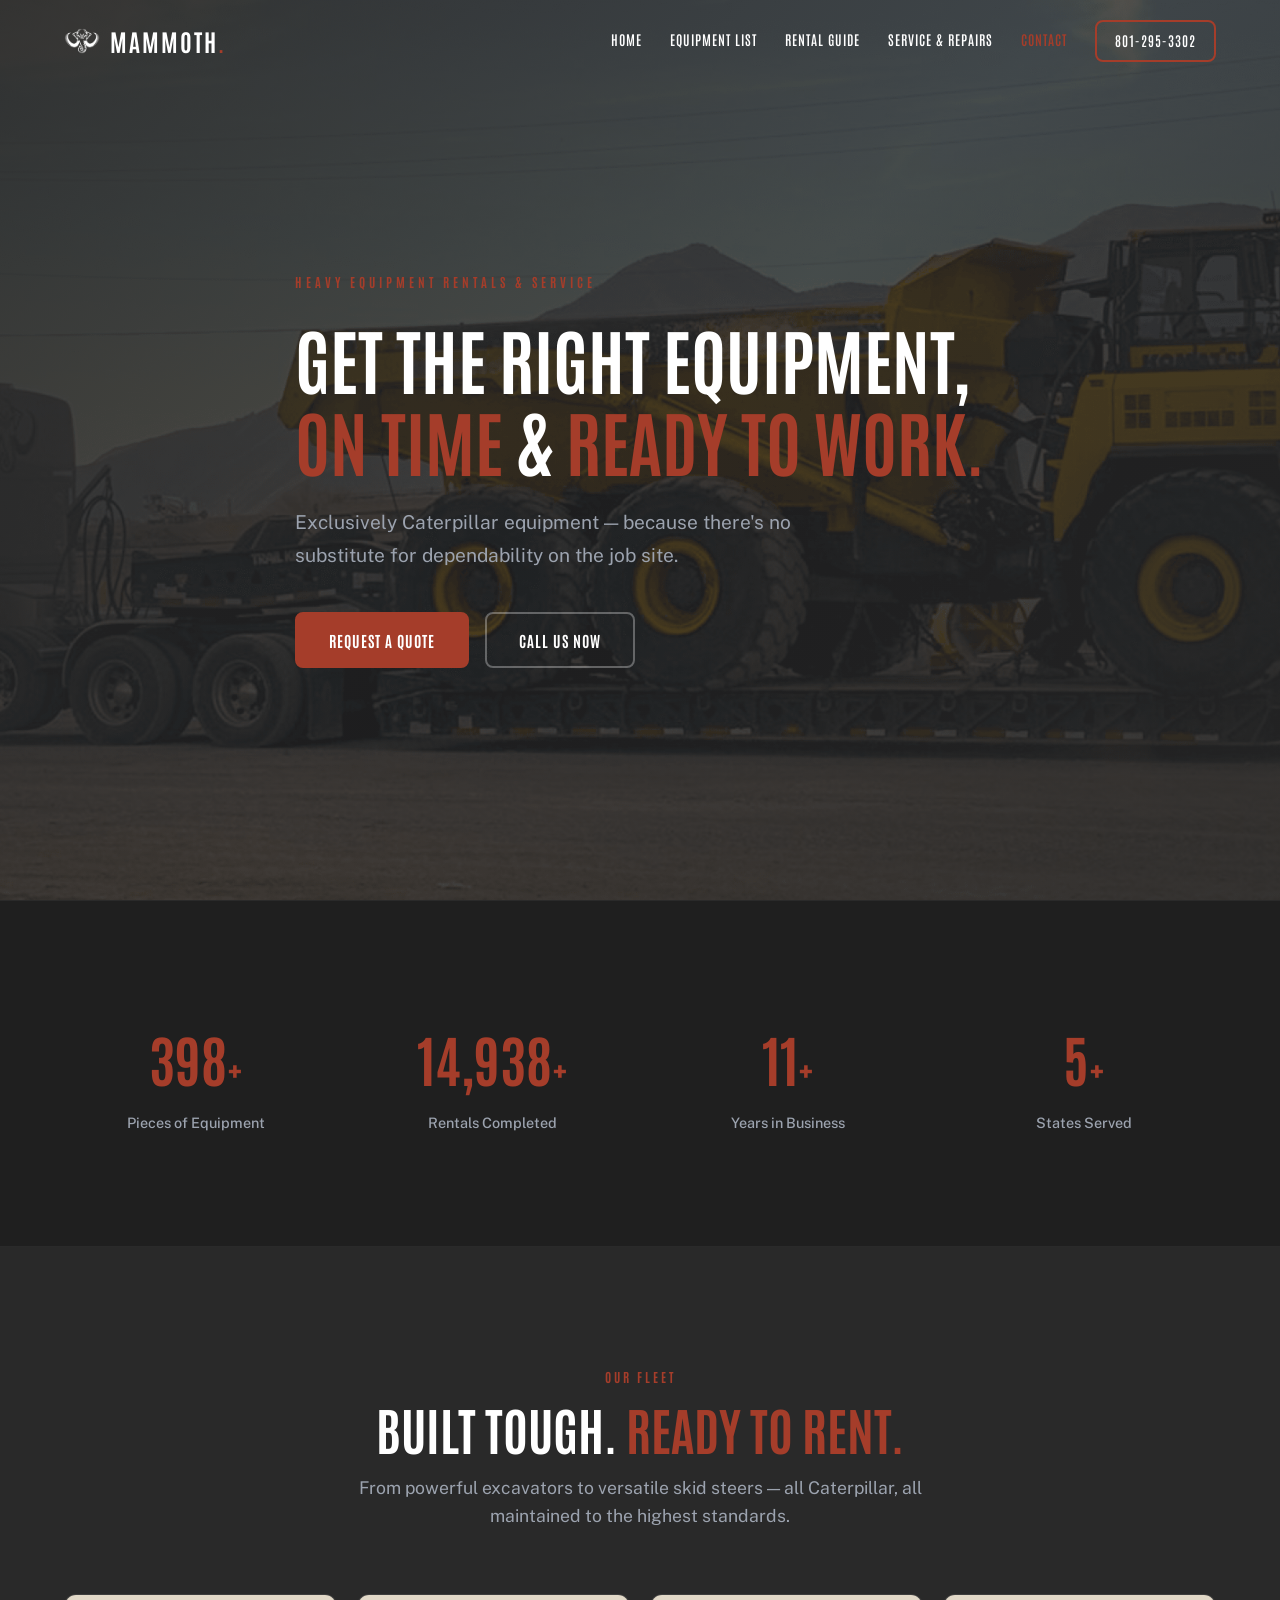
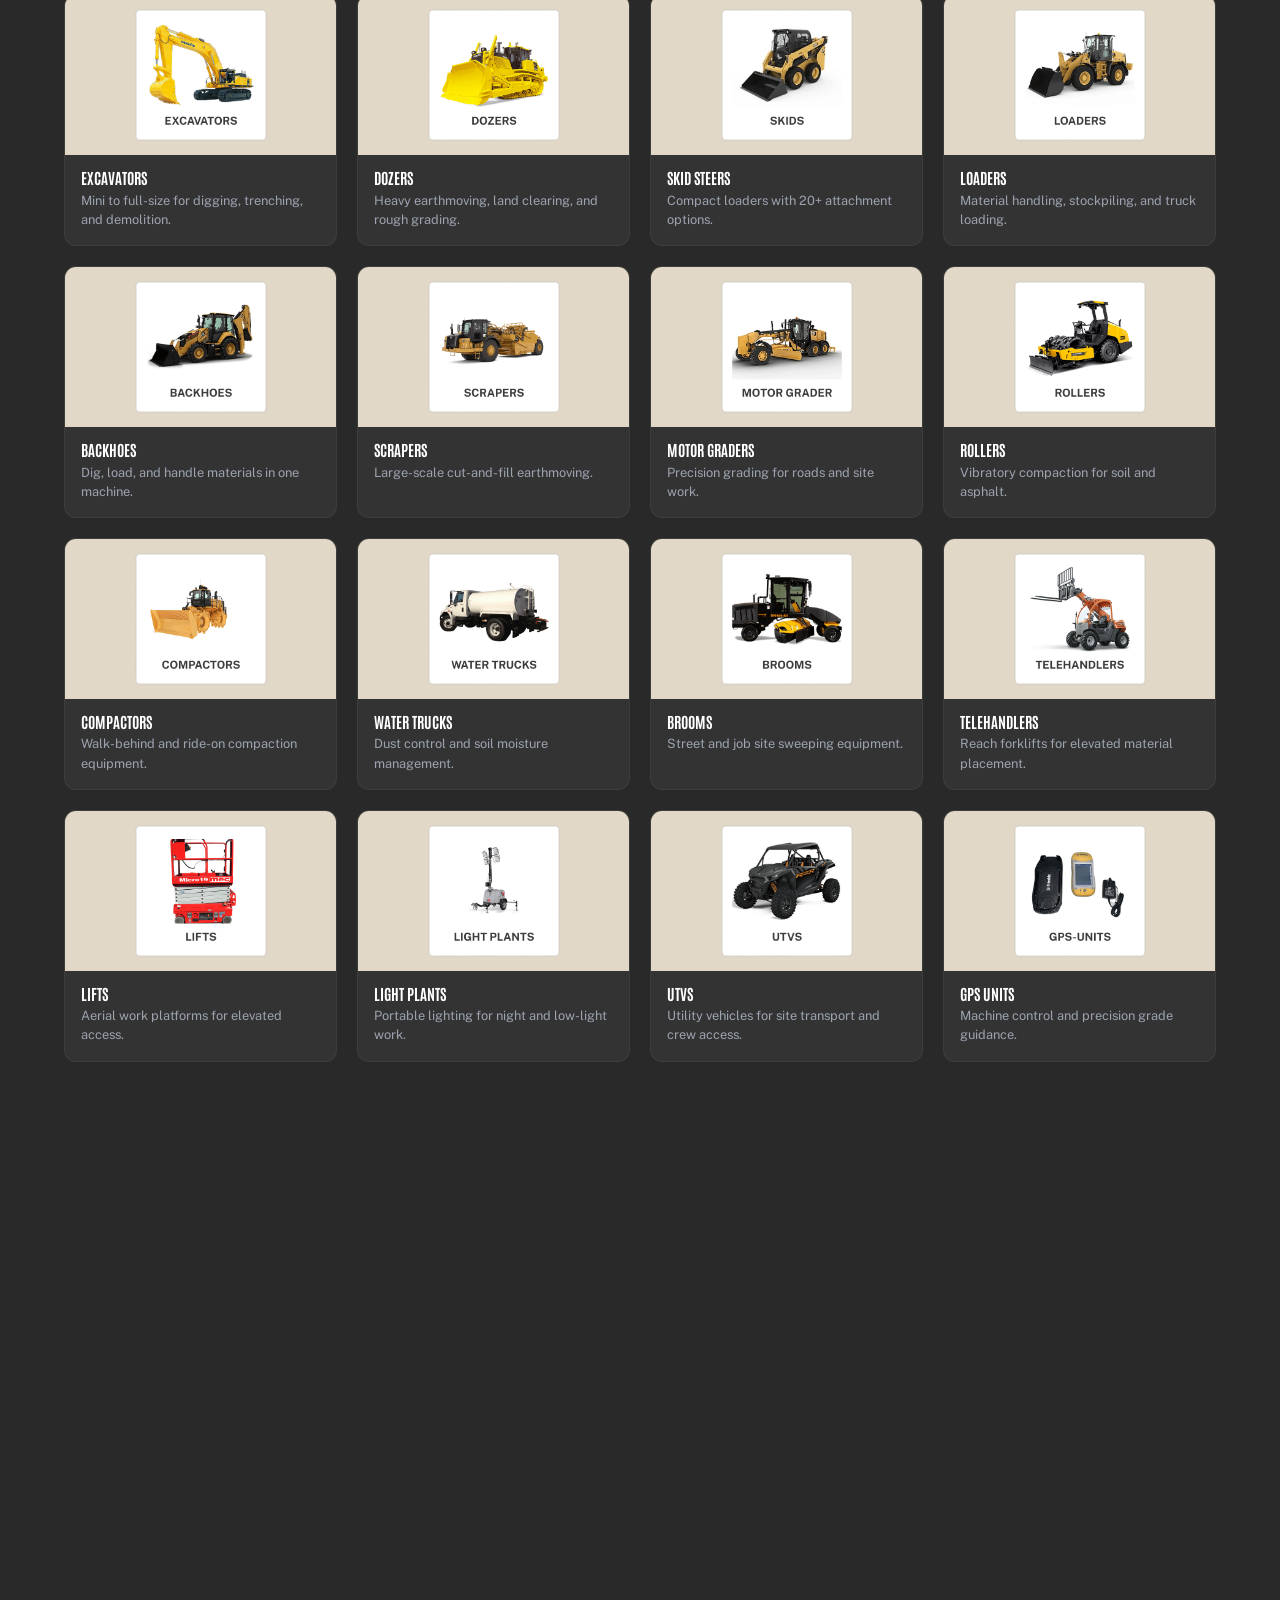
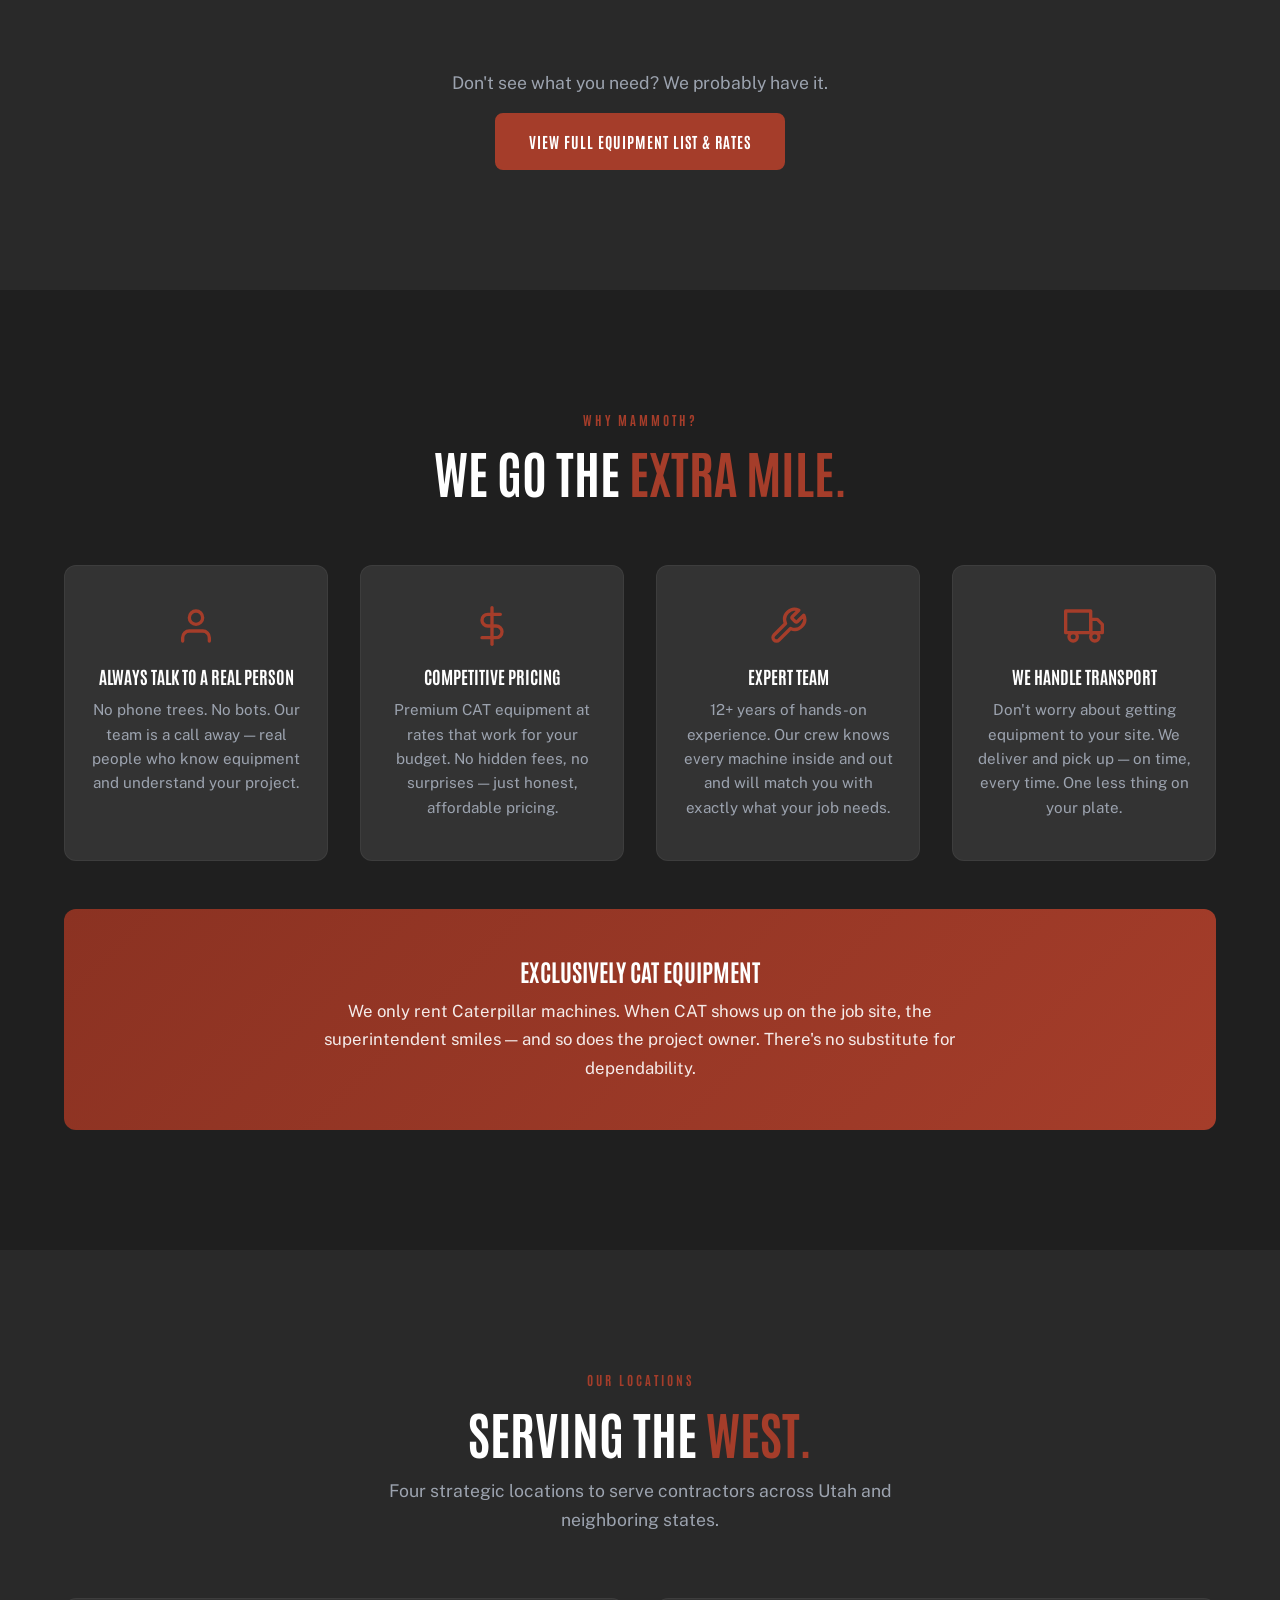
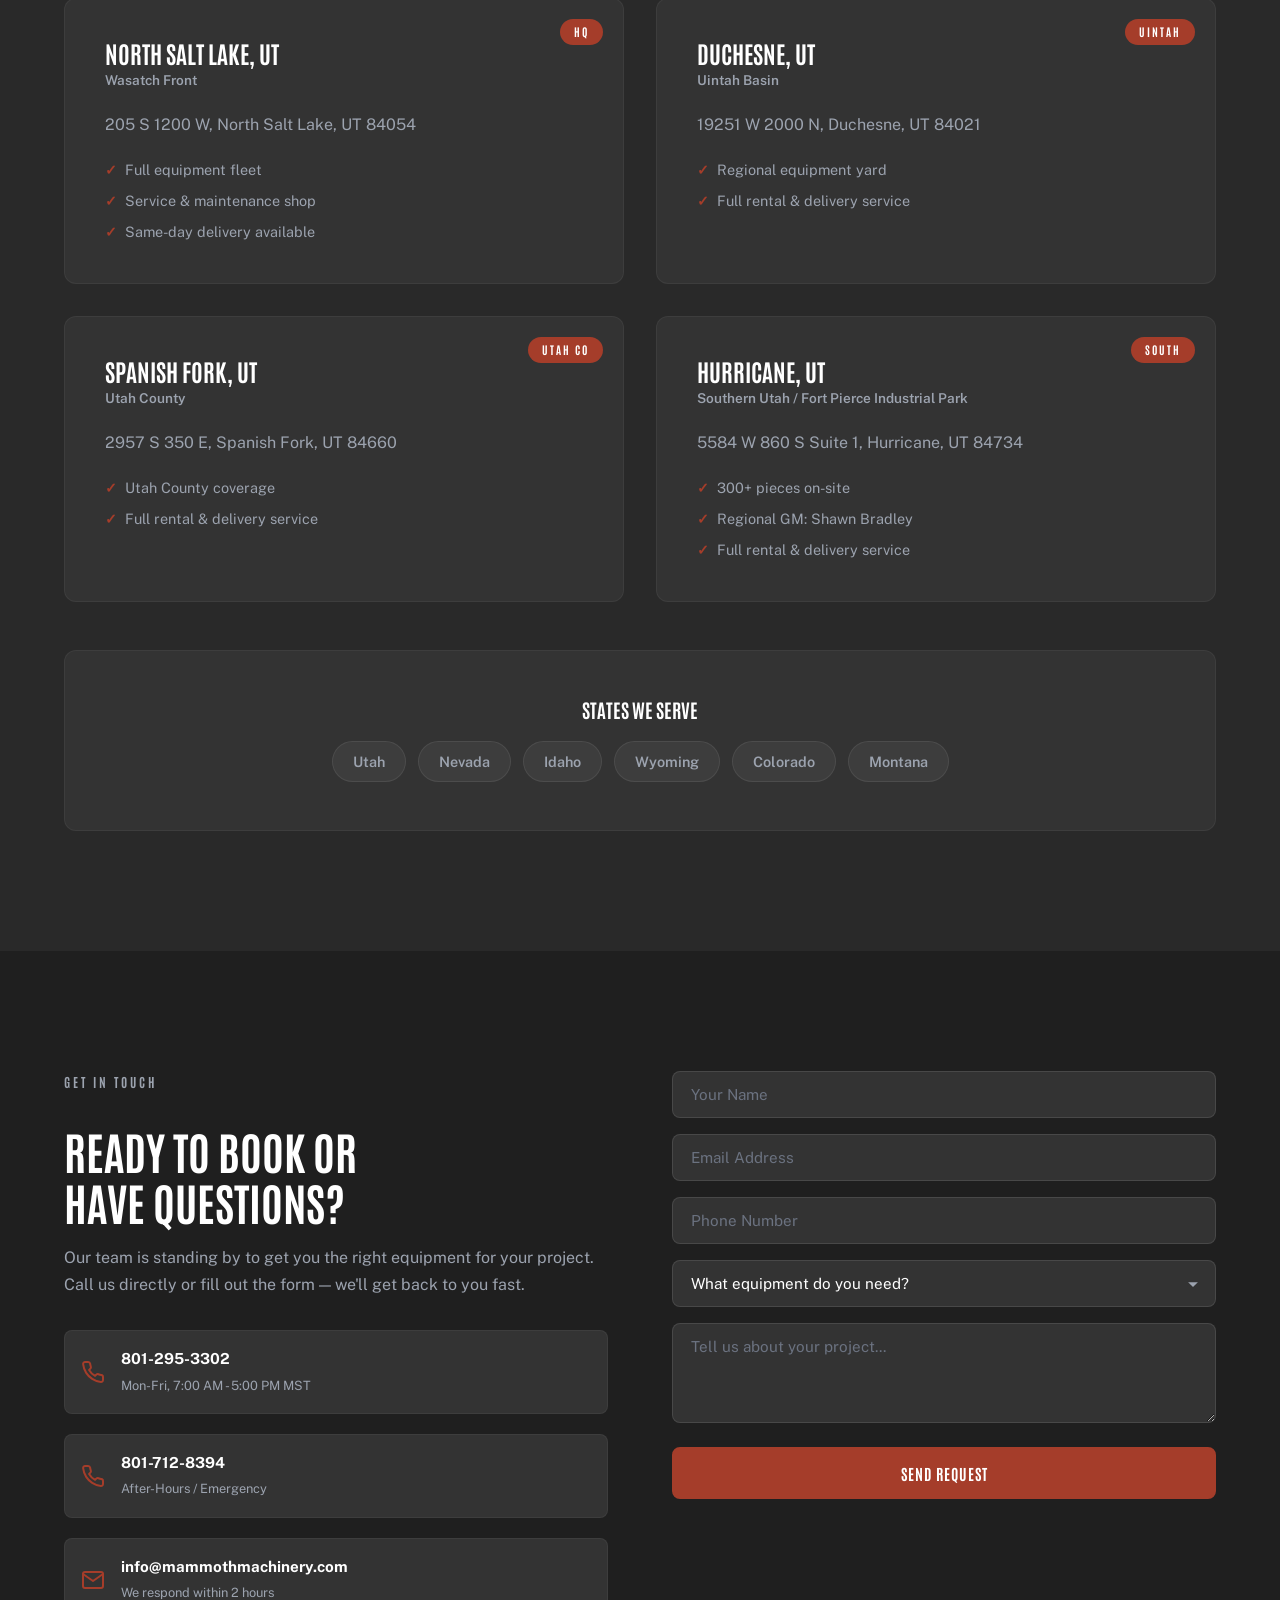
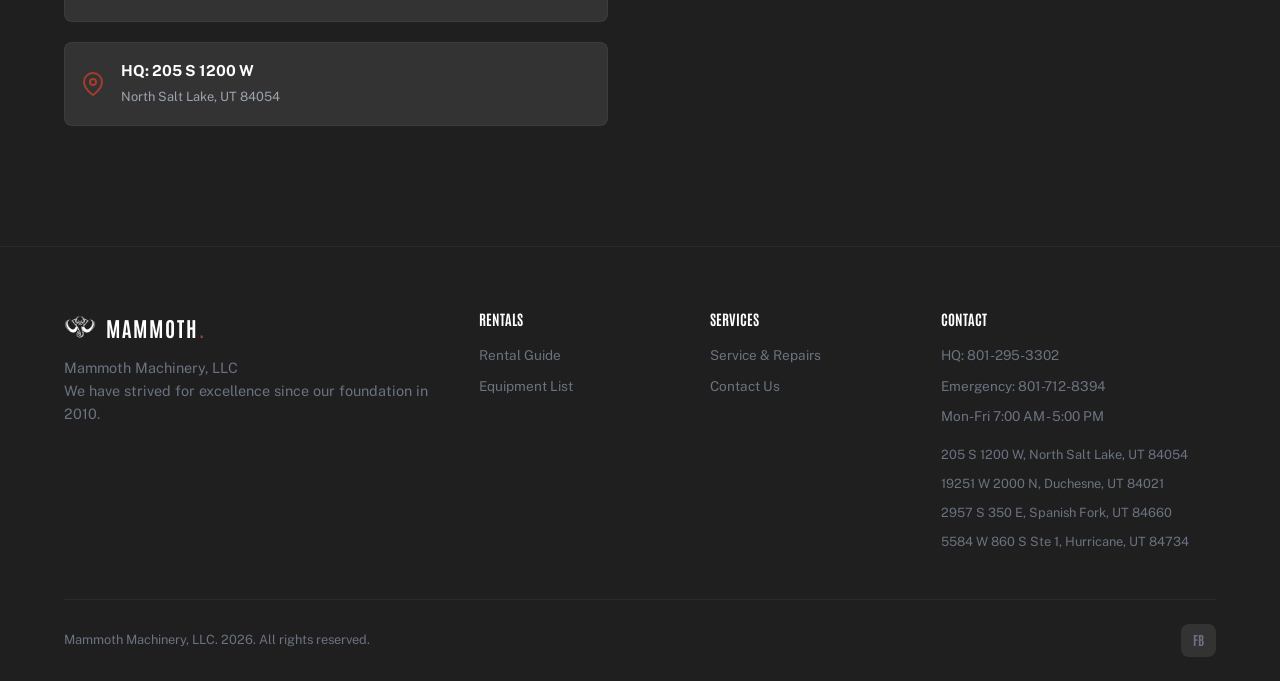
<file: index.html>
<!DOCTYPE html>
<html lang="en">
<head>
  <meta charset="UTF-8">
  <meta name="viewport" content="width=device-width, initial-scale=1.0">
  <title>Mammoth Machinery — Heavy Equipment Rentals | Utah & Western States</title>
  <meta name="description" content="Mammoth Machinery provides premium CAT heavy equipment rentals across Utah and the Western US. Excavators, dozers, loaders, skid steers & more. Call today.">
  <meta property="og:title" content="Mammoth Machinery — Heavy Equipment Rentals">
  <meta property="og:description" content="Get the right equipment, on time, and ready to work. 400+ pieces of CAT equipment. Serving Utah & the West since 2010.">
  <meta property="og:image" content="assets/hero-bg.png">
  <meta property="og:url" content="https://mammothmachinery.com">
  <meta property="og:type" content="website">
  <meta name="twitter:card" content="summary_large_image">
  <link rel="icon" type="image/png" href="assets/mammoth-logo-red.png">
  <link rel="preconnect" href="https://fonts.googleapis.com">
  <link rel="preconnect" href="https://fonts.gstatic.com" crossorigin>
  <link href="https://fonts.googleapis.com/css2?family=Antonio:wght@400;500;600;700&family=Public+Sans:wght@300;400;500;600;700&display=swap" rel="stylesheet">
  <link rel="stylesheet" href="style.css">
</head>
<body>

  <!-- Navigation -->
  <nav id="navbar">
    <div class="nav-container">
      <a href="./" class="nav-logo">
        <img src="assets/mammoth-logo-white.png" alt="Mammoth Machinery" class="logo-img">
        <span class="logo-text">MAMMOTH<span class="logo-accent">.</span></span>
      </a>
      <a href="tel:801-295-3302" class="nav-phone-mobile" aria-label="Call Mammoth Machinery">
        <svg viewBox="0 0 24 24" fill="none" stroke="currentColor" stroke-width="2" stroke-linecap="round" stroke-linejoin="round"><path d="M22 16.92v3a2 2 0 0 1-2.18 2 19.79 19.79 0 0 1-8.63-3.07 19.5 19.5 0 0 1-6-6 19.79 19.79 0 0 1-3.07-8.67A2 2 0 0 1 4.11 2h3a2 2 0 0 1 2 1.72 12.84 12.84 0 0 0 .7 2.81 2 2 0 0 1-.45 2.11L8.09 9.91a16 16 0 0 0 6 6l1.27-1.27a2 2 0 0 1 2.11-.45 12.84 12.84 0 0 0 2.81.7A2 2 0 0 1 22 16.92z"/></svg>
      </a>
      <button class="nav-toggle" id="navToggle" aria-label="Toggle menu">
        <span></span><span></span><span></span>
      </button>
      <ul class="nav-links" id="navLinks">
        <li><a href="./">Home</a></li>
        <li><a href="equipment-list.html">Equipment List</a></li>
        <li><a href="rental-guide.html">Rental Guide</a></li>
        <li><a href="service.html">Service &amp; Repairs</a></li>
        <li><a href="#contact">Contact</a></li>
        <li><a href="tel:801-295-3302" class="nav-phone"><span class="phone-text">801-295-3302</span></a></li>
      </ul>
    </div>
  </nav>

  <!-- Hero Section -->
  <section id="hero">
    <div class="hero-overlay"></div>
    <div class="hero-content">
      <p class="hero-tag">HEAVY EQUIPMENT RENTALS &amp; SERVICE</p>
      <h1>Get the Right Equipment,<br><span class="text-accent">On Time</span> &amp; <span class="text-accent">Ready to Work.</span></h1>
      <p class="hero-sub">Exclusively Caterpillar equipment — because there's no substitute for dependability on the job site.</p>
      <div class="hero-actions">
        <a href="#contact" class="btn btn-primary">Request a Quote</a>
        <a href="tel:801-295-3302" class="btn btn-outline">Call Us Now</a>
      </div>
    </div>
  </section>

  <!-- Stats Section -->
  <section id="stats">
    <div class="container">
      <div class="stats-grid">
        <div class="stat-card reveal">
          <span class="stat-number" data-target="400">0</span><span class="stat-plus">+</span>
          <p class="stat-label">Pieces of Equipment</p>
        </div>
        <div class="stat-card reveal">
          <span class="stat-number" data-target="15000">0</span><span class="stat-plus">+</span>
          <p class="stat-label">Rentals Completed</p>
        </div>
        <div class="stat-card reveal">
          <span class="stat-number" data-target="12">0</span><span class="stat-plus">+</span>
          <p class="stat-label">Years in Business</p>
        </div>
        <div class="stat-card reveal">
          <span class="stat-number" data-target="6">0</span><span class="stat-plus">+</span>
          <p class="stat-label">States Served</p>
        </div>
      </div>
    </div>
  </section>

  <!-- Equipment Section -->
  <section id="equipment">
    <div class="container">
      <div class="section-header reveal">
        <p class="section-tag">OUR FLEET</p>
        <h2>Built Tough. <span class="text-accent">Ready to Rent.</span></h2>
        <p class="section-sub">From powerful excavators to versatile skid steers — all Caterpillar, all maintained to the highest standards.</p>
      </div>
      <div class="equipment-grid">
        <div class="equipment-card reveal">
          <div class="equipment-icon">
            <img src="assets/eq-excavators.png" alt="Excavators" loading="lazy">
          </div>
          <h3>Excavators</h3>
          <p>Mini to full-size for digging, trenching, and demolition.</p>
        </div>
        <div class="equipment-card reveal">
          <div class="equipment-icon">
            <img src="assets/eq-dozers.png" alt="Dozers" loading="lazy">
          </div>
          <h3>Dozers</h3>
          <p>Heavy earthmoving, land clearing, and rough grading.</p>
        </div>
        <div class="equipment-card reveal">
          <div class="equipment-icon">
            <img src="assets/eq-skid-steers.png" alt="Skid Steers" loading="lazy">
          </div>
          <h3>Skid Steers</h3>
          <p>Compact loaders with 20+ attachment options.</p>
        </div>
        <div class="equipment-card reveal">
          <div class="equipment-icon">
            <img src="assets/eq-loaders.png" alt="Loaders" loading="lazy">
          </div>
          <h3>Loaders</h3>
          <p>Material handling, stockpiling, and truck loading.</p>
        </div>
        <div class="equipment-card reveal">
          <div class="equipment-icon">
            <img src="assets/eq-backhoes.png" alt="Backhoes" loading="lazy">
          </div>
          <h3>Backhoes</h3>
          <p>Dig, load, and handle materials in one machine.</p>
        </div>
        <div class="equipment-card reveal">
          <div class="equipment-icon">
            <img src="assets/eq-scrapers.png" alt="Scrapers" loading="lazy">
          </div>
          <h3>Scrapers</h3>
          <p>Large-scale cut-and-fill earthmoving.</p>
        </div>
        <div class="equipment-card reveal">
          <div class="equipment-icon">
            <img src="assets/eq-motor-graders.png" alt="Motor Graders" loading="lazy">
          </div>
          <h3>Motor Graders</h3>
          <p>Precision grading for roads and site work.</p>
        </div>
        <div class="equipment-card reveal">
          <div class="equipment-icon">
            <img src="assets/eq-rollers.png" alt="Rollers" loading="lazy">
          </div>
          <h3>Rollers</h3>
          <p>Vibratory compaction for soil and asphalt.</p>
        </div>
        <div class="equipment-card reveal">
          <div class="equipment-icon">
            <img src="assets/eq-compactors.png" alt="Compactors" loading="lazy">
          </div>
          <h3>Compactors</h3>
          <p>Walk-behind and ride-on compaction equipment.</p>
        </div>
        <div class="equipment-card reveal">
          <div class="equipment-icon">
            <img src="assets/eq-water-trucks.png" alt="Water Trucks" loading="lazy">
          </div>
          <h3>Water Trucks</h3>
          <p>Dust control and soil moisture management.</p>
        </div>
        <div class="equipment-card reveal">
          <div class="equipment-icon">
            <img src="assets/eq-brooms.png" alt="Brooms" loading="lazy">
          </div>
          <h3>Brooms</h3>
          <p>Street and job site sweeping equipment.</p>
        </div>
        <div class="equipment-card reveal">
          <div class="equipment-icon">
            <img src="assets/eq-telehandlers.png" alt="Telehandlers" loading="lazy">
          </div>
          <h3>Telehandlers</h3>
          <p>Reach forklifts for elevated material placement.</p>
        </div>
        <div class="equipment-card reveal">
          <div class="equipment-icon">
            <img src="assets/eq-lifts.png" alt="Lifts" loading="lazy">
          </div>
          <h3>Lifts</h3>
          <p>Aerial work platforms for elevated access.</p>
        </div>
        <div class="equipment-card reveal">
          <div class="equipment-icon">
            <img src="assets/eq-light-plants.png" alt="Light Plants" loading="lazy">
          </div>
          <h3>Light Plants</h3>
          <p>Portable lighting for night and low-light work.</p>
        </div>
        <div class="equipment-card reveal">
          <div class="equipment-icon">
            <img src="assets/eq-utvs.png" alt="UTVs" loading="lazy">
          </div>
          <h3>UTVs</h3>
          <p>Utility vehicles for site transport and crew access.</p>
        </div>
        <div class="equipment-card reveal">
          <div class="equipment-icon">
            <img src="assets/eq-gps-units.png" alt="GPS Units" loading="lazy">
          </div>
          <h3>GPS Units</h3>
          <p>Machine control and precision grade guidance.</p>
        </div>
        <div class="equipment-card reveal">
          <div class="equipment-icon">
            <img src="assets/eq-air-compressors.png" alt="Air Compressors" loading="lazy">
          </div>
          <h3>Air Compressors</h3>
          <p>Portable compressed air for pneumatic tools.</p>
        </div>
        <div class="equipment-card reveal">
          <div class="equipment-icon">
            <img src="assets/eq-hammers.png" alt="Hammers" loading="lazy">
          </div>
          <h3>Hammers</h3>
          <p>Hydraulic breakers for concrete and rock demolition.</p>
        </div>
        <div class="equipment-card reveal">
          <div class="equipment-icon">
            <img src="assets/eq-buckets.png" alt="Buckets" loading="lazy">
          </div>
          <h3>Buckets</h3>
          <p>Digging, grading, and specialty bucket attachments.</p>
        </div>
        <div class="equipment-card reveal">
          <div class="equipment-icon">
            <img src="assets/eq-forks.png" alt="Forks" loading="lazy">
          </div>
          <h3>Forks</h3>
          <p>Pallet fork attachments for material handling.</p>
        </div>
        <div class="equipment-card reveal">
          <div class="equipment-icon">
            <img src="assets/eq-rippers.png" alt="Rippers" loading="lazy">
          </div>
          <h3>Rippers</h3>
          <p>Rock and hard soil ripping attachments.</p>
        </div>
        <div class="equipment-card reveal">
          <div class="equipment-icon">
            <img src="assets/eq-trenchers.png" alt="Trenchers" loading="lazy">
          </div>
          <h3>Trenchers</h3>
          <p>Chain and wheel trenchers for utility installation.</p>
        </div>
      </div>
      <div class="equipment-cta reveal">
        <p>Don't see what you need? We probably have it.</p>
        <a href="equipment-list.html" class="btn btn-primary">View Full Equipment List &amp; Rates</a>
      </div>
    </div>
  </section>

  <!-- Why Mammoth Section -->
  <section id="why-mammoth">
    <div class="container">
      <div class="section-header reveal">
        <p class="section-tag">WHY MAMMOTH?</p>
        <h2>We Go the <span class="text-accent">Extra Mile.</span></h2>
      </div>
      <div class="why-grid">
        <div class="why-card reveal">
          <div class="why-icon"><svg width="40" height="40" viewBox="0 0 24 24" fill="none" stroke="currentColor" stroke-width="2" stroke-linecap="round" stroke-linejoin="round"><path d="M20 21v-2a4 4 0 0 0-4-4H8a4 4 0 0 0-4 4v2"/><circle cx="12" cy="7" r="4"/></svg></div>
          <h3>Always Talk to a Real Person</h3>
          <p>No phone trees. No bots. Our team is a call away — real people who know equipment and understand your project.</p>
        </div>
        <div class="why-card reveal">
          <div class="why-icon"><svg width="40" height="40" viewBox="0 0 24 24" fill="none" stroke="currentColor" stroke-width="2" stroke-linecap="round" stroke-linejoin="round"><line x1="12" y1="1" x2="12" y2="23"/><path d="M17 5H9.5a3.5 3.5 0 0 0 0 7h5a3.5 3.5 0 0 1 0 7H6"/></svg></div>
          <h3>Competitive Pricing</h3>
          <p>Premium CAT equipment at rates that work for your budget. No hidden fees, no surprises — just honest, affordable pricing.</p>
        </div>
        <div class="why-card reveal">
          <div class="why-icon"><svg width="40" height="40" viewBox="0 0 24 24" fill="none" stroke="currentColor" stroke-width="2" stroke-linecap="round" stroke-linejoin="round"><path d="M14.7 6.3a1 1 0 0 0 0 1.4l1.6 1.6a1 1 0 0 0 1.4 0l3.77-3.77a6 6 0 0 1-7.94 7.94l-6.91 6.91a2.12 2.12 0 0 1-3-3l6.91-6.91a6 6 0 0 1 7.94-7.94l-3.76 3.76z"/></svg></div>
          <h3>Expert Team</h3>
          <p>12+ years of hands-on experience. Our crew knows every machine inside and out and will match you with exactly what your job needs.</p>
        </div>
        <div class="why-card reveal">
          <div class="why-icon"><svg width="40" height="40" viewBox="0 0 24 24" fill="none" stroke="currentColor" stroke-width="2" stroke-linecap="round" stroke-linejoin="round"><rect x="1" y="3" width="15" height="13"/><polygon points="16 8 20 8 23 11 23 16 16 16 16 8"/><circle cx="5.5" cy="18.5" r="2.5"/><circle cx="18.5" cy="18.5" r="2.5"/></svg></div>
          <h3>We Handle Transport</h3>
          <p>Don't worry about getting equipment to your site. We deliver and pick up — on time, every time. One less thing on your plate.</p>
        </div>
      </div>
      <div class="why-banner reveal">
        <div class="why-banner-content">
          <h3>Exclusively CAT Equipment</h3>
          <p>We only rent Caterpillar machines. When CAT shows up on the job site, the superintendent smiles — and so does the project owner. There's no substitute for dependability.</p>
        </div>
      </div>
    </div>
  </section>

  <!-- Locations Section -->
  <section id="locations">
    <div class="container">
      <div class="section-header reveal">
        <p class="section-tag">OUR LOCATIONS</p>
        <h2>Serving the <span class="text-accent">West.</span></h2>
        <p class="section-sub">Four strategic locations to serve contractors across Utah and neighboring states.</p>
      </div>
      <div class="locations-grid">
        <div class="location-card reveal">
          <div class="location-badge">HQ</div>
          <h3>North Salt Lake, UT</h3>
          <p class="location-region">Wasatch Front</p>
          <p>205 S 1200 W, North Salt Lake, UT 84054</p>
          <ul class="location-features">
            <li>Full equipment fleet</li>
            <li>Service &amp; maintenance shop</li>
            <li>Same-day delivery available</li>
          </ul>
        </div>
        <div class="location-card reveal">
          <div class="location-badge">UINTAH</div>
          <h3>Duchesne, UT</h3>
          <p class="location-region">Uintah Basin</p>
          <p>19251 W 2000 N, Duchesne, UT 84021</p>
          <ul class="location-features">
            <li>Regional equipment yard</li>
            <li>Full rental &amp; delivery service</li>
          </ul>
        </div>
        <div class="location-card reveal">
          <div class="location-badge">UTAH CO</div>
          <h3>Spanish Fork, UT</h3>
          <p class="location-region">Utah County</p>
          <p>2957 S 350 E, Spanish Fork, UT 84660</p>
          <ul class="location-features">
            <li>Utah County coverage</li>
            <li>Full rental &amp; delivery service</li>
          </ul>
        </div>
        <div class="location-card reveal">
          <div class="location-badge">SOUTH</div>
          <h3>Hurricane, UT</h3>
          <p class="location-region">Southern Utah / Fort Pierce Industrial Park</p>
          <p>5584 W 860 S Suite 1, Hurricane, UT 84734</p>
          <ul class="location-features">
            <li>300+ pieces on-site</li>
            <li>Regional GM: Shawn Bradley</li>
            <li>Full rental &amp; delivery service</li>
          </ul>
        </div>
      </div>
      <div class="states-served reveal">
        <h3>States We Serve</h3>
        <div class="states-list">
          <span class="state-tag">Utah</span>
          <span class="state-tag">Nevada</span>
          <span class="state-tag">Idaho</span>
          <span class="state-tag">Wyoming</span>
          <span class="state-tag">Colorado</span>
          <span class="state-tag">Montana</span>
        </div>
      </div>
    </div>
  </section>

  <!-- Contact Section -->
  <section id="contact">
    <div class="container">
      <div class="contact-wrapper reveal">
        <div class="contact-info">
          <p class="section-tag">GET IN TOUCH</p>
          <h2>Ready to Book or<br>Have Questions?</h2>
          <p>Our team is standing by to get you the right equipment for your project. Call us directly or fill out the form — we'll get back to you fast.</p>
          <div class="contact-methods">
            <a href="tel:801-295-3302" class="contact-method">
              <span class="contact-icon"><svg width="24" height="24" viewBox="0 0 24 24" fill="none" stroke="currentColor" stroke-width="2" stroke-linecap="round" stroke-linejoin="round"><path d="M22 16.92v3a2 2 0 0 1-2.18 2 19.79 19.79 0 0 1-8.63-3.07 19.5 19.5 0 0 1-6-6 19.79 19.79 0 0 1-3.07-8.67A2 2 0 0 1 4.11 2h3a2 2 0 0 1 2 1.72 12.84 12.84 0 0 0 .7 2.81 2 2 0 0 1-.45 2.11L8.09 9.91a16 16 0 0 0 6 6l1.27-1.27a2 2 0 0 1 2.11-.45 12.84 12.84 0 0 0 2.81.7A2 2 0 0 1 22 16.92z"/></svg></span>
              <div>
                <strong>801-295-3302</strong>
                <span>Mon-Fri, 7:00 AM - 5:00 PM MST</span>
              </div>
            </a>
            <a href="tel:801-712-8394" class="contact-method">
              <span class="contact-icon"><svg width="24" height="24" viewBox="0 0 24 24" fill="none" stroke="currentColor" stroke-width="2" stroke-linecap="round" stroke-linejoin="round"><path d="M22 16.92v3a2 2 0 0 1-2.18 2 19.79 19.79 0 0 1-8.63-3.07 19.5 19.5 0 0 1-6-6 19.79 19.79 0 0 1-3.07-8.67A2 2 0 0 1 4.11 2h3a2 2 0 0 1 2 1.72 12.84 12.84 0 0 0 .7 2.81 2 2 0 0 1-.45 2.11L8.09 9.91a16 16 0 0 0 6 6l1.27-1.27a2 2 0 0 1 2.11-.45 12.84 12.84 0 0 0 2.81.7A2 2 0 0 1 22 16.92z"/></svg></span>
              <div>
                <strong>801-712-8394</strong>
                <span>After-Hours / Emergency</span>
              </div>
            </a>
            <a href="mailto:info@mammothmachinery.com" class="contact-method">
              <span class="contact-icon"><svg width="24" height="24" viewBox="0 0 24 24" fill="none" stroke="currentColor" stroke-width="2" stroke-linecap="round" stroke-linejoin="round"><path d="M4 4h16c1.1 0 2 .9 2 2v12c0 1.1-.9 2-2 2H4c-1.1 0-2-.9-2-2V6c0-1.1.9-2 2-2z"/><polyline points="22,6 12,13 2,6"/></svg></span>
              <div>
                <strong>info@mammothmachinery.com</strong>
                <span>We respond within 2 hours</span>
              </div>
            </a>
            <div class="contact-method">
              <span class="contact-icon"><svg width="24" height="24" viewBox="0 0 24 24" fill="none" stroke="currentColor" stroke-width="2" stroke-linecap="round" stroke-linejoin="round"><path d="M21 10c0 7-9 13-9 13s-9-6-9-13a9 9 0 0 1 18 0z"/><circle cx="12" cy="10" r="3"/></svg></span>
              <div>
                <strong>HQ: 205 S 1200 W</strong>
                <span>North Salt Lake, UT 84054</span>
              </div>
            </div>
          </div>
        </div>
        <div class="contact-form-wrapper">
          <form id="contactForm" class="contact-form" onsubmit="return handleSubmit(event)">
            <div class="form-group">
              <input type="text" name="name" placeholder="Your Name" required>
            </div>
            <div class="form-group">
              <input type="email" name="email" placeholder="Email Address" required>
            </div>
            <div class="form-group">
              <input type="tel" name="phone" placeholder="Phone Number">
            </div>
            <div class="form-group">
              <select name="equipment" required>
                <option value="" disabled selected>What equipment do you need?</option>
                <option value="excavators">Excavators</option>
                <option value="dozers">Dozers</option>
                <option value="skid-steers">Skid Steers</option>
                <option value="loaders">Loaders</option>
                <option value="backhoes">Backhoes</option>
                <option value="scrapers">Scrapers</option>
                <option value="motor-graders">Motor Graders</option>
                <option value="rollers">Rollers</option>
                <option value="compactors">Compactors</option>
                <option value="water-trucks">Water Trucks</option>
                <option value="brooms">Brooms</option>
                <option value="telehandlers">Telehandlers</option>
                <option value="lifts">Lifts</option>
                <option value="light-plants">Light Plants</option>
                <option value="utvs">UTVs</option>
                <option value="gps-units">GPS Units</option>
                <option value="air-compressors">Air Compressors</option>
                <option value="hammers">Hammers</option>
                <option value="buckets">Buckets</option>
                <option value="forks">Forks</option>
                <option value="rippers">Rippers</option>
                <option value="trenchers">Trenchers</option>
                <option value="attachments">Attachments</option>
                <option value="other">Other / Not Sure</option>
              </select>
            </div>
            <div class="form-group">
              <textarea name="message" placeholder="Tell us about your project..." rows="4"></textarea>
            </div>
            <button type="submit" class="btn btn-primary btn-full">Send Request</button>
          </form>
        </div>
      </div>
    </div>
  </section>

  <!-- Footer -->
  <footer>
    <div class="container">
      <div class="footer-content">
        <div class="footer-brand">
          <div class="footer-brand-logo">
            <img src="assets/mammoth-logo-white.png" alt="Mammoth Machinery" class="logo-img">
            <span class="logo-text">MAMMOTH<span class="logo-accent">.</span></span>
          </div>
          <p>Mammoth Machinery, LLC<br>We have strived for excellence since our foundation in 2010.</p>
        </div>
        <div class="footer-links">
          <h4>Rentals</h4>
          <a href="rental-guide.html">Rental Guide</a>
          <a href="equipment-list.html">Equipment List</a>
        </div>
        <div class="footer-links">
          <h4>Services</h4>
          <a href="service.html">Service &amp; Repairs</a>
          <a href="#contact">Contact Us</a>
        </div>
        <div class="footer-links">
          <h4>Contact</h4>
          <a href="tel:801-295-3302">HQ: 801-295-3302</a>
          <a href="tel:801-712-8394">Emergency: 801-712-8394</a>
          <span>Mon-Fri 7:00 AM - 5:00 PM</span>
          <span style="margin-top:8px; display:block; font-size:0.8rem;">205 S 1200 W, North Salt Lake, UT 84054</span>
          <span style="display:block; font-size:0.8rem;">19251 W 2000 N, Duchesne, UT 84021</span>
          <span style="display:block; font-size:0.8rem;">2957 S 350 E, Spanish Fork, UT 84660</span>
          <span style="display:block; font-size:0.8rem;">5584 W 860 S Ste 1, Hurricane, UT 84734</span>
        </div>
      </div>
      <div class="footer-bottom">
        <p>Mammoth Machinery, LLC. 2026. All rights reserved.</p>
        <div class="footer-social">
          <a href="https://www.facebook.com/p/Mammoth-Machinery-100063455349726/" target="_blank" rel="noopener" aria-label="Facebook">FB</a>
        </div>
      </div>
    </div>
  </footer>

  <script src="script.js"></script>
</body>
</html>
</file>
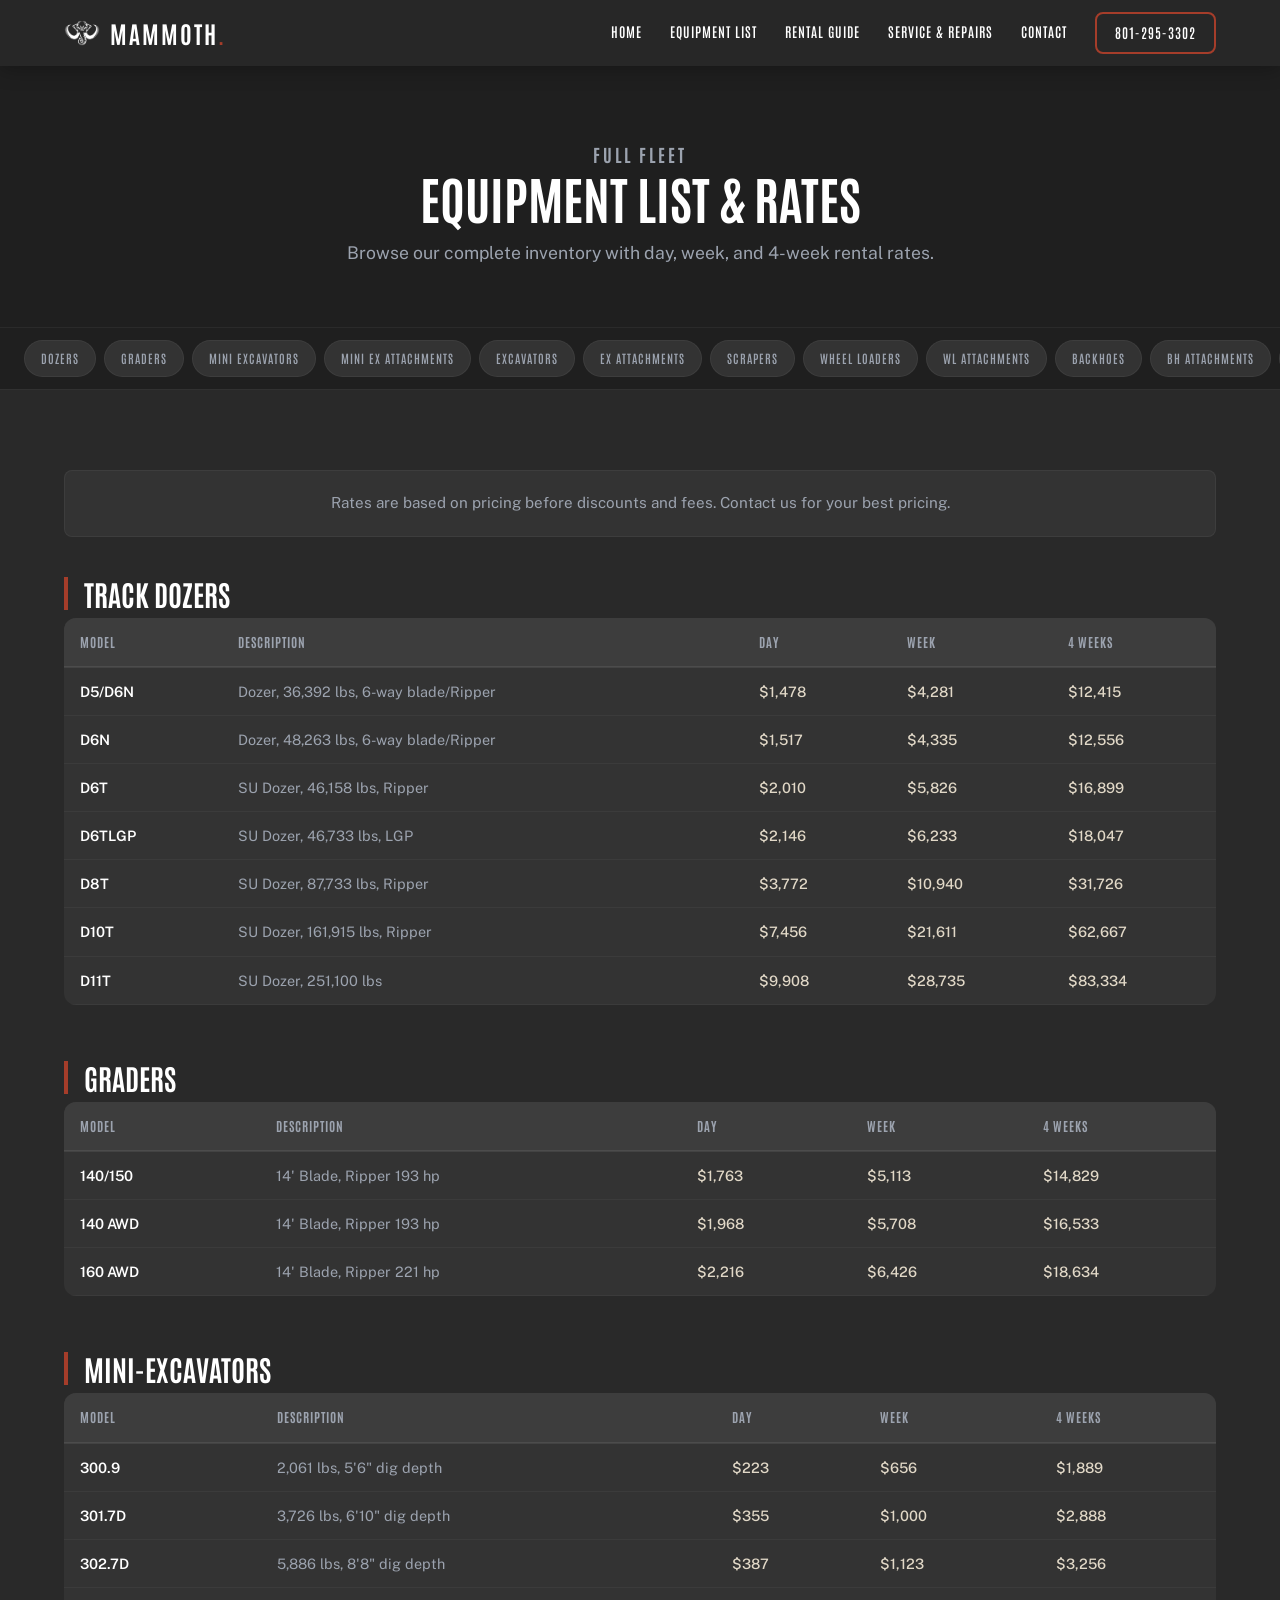
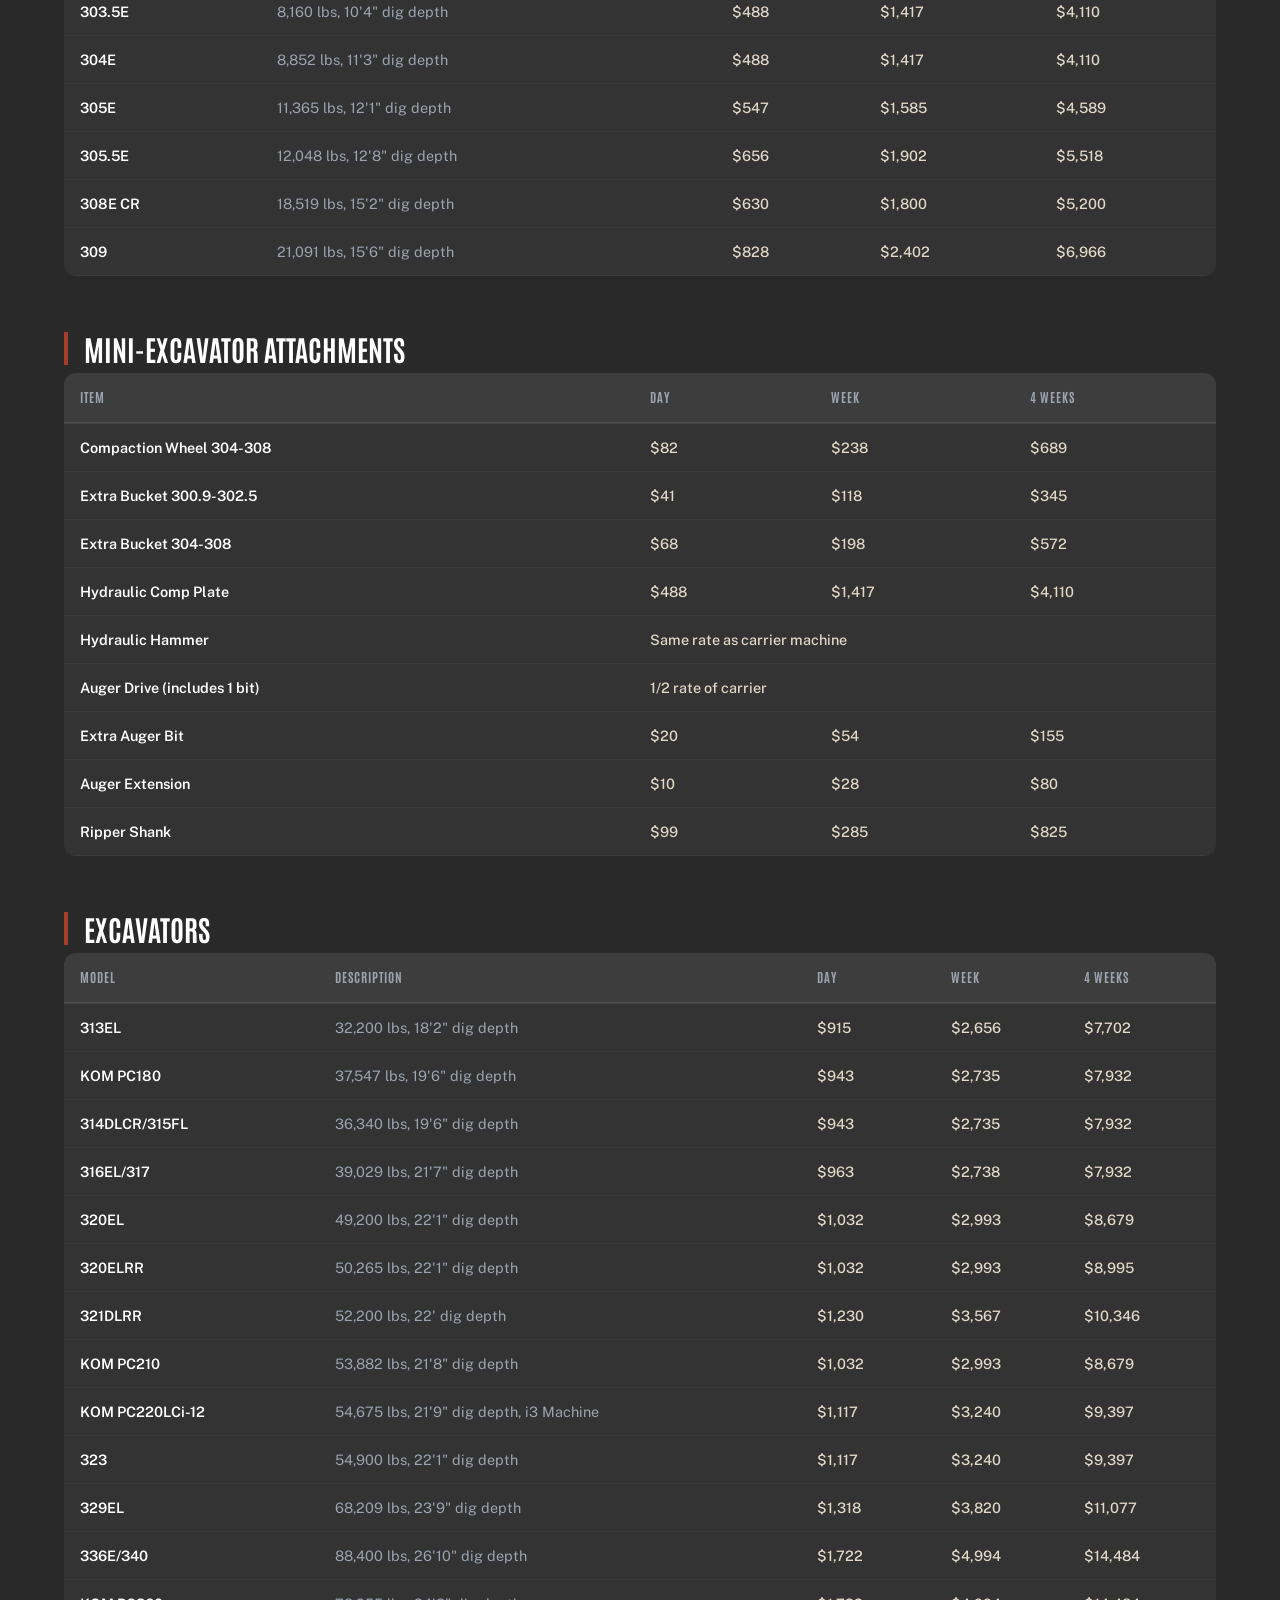
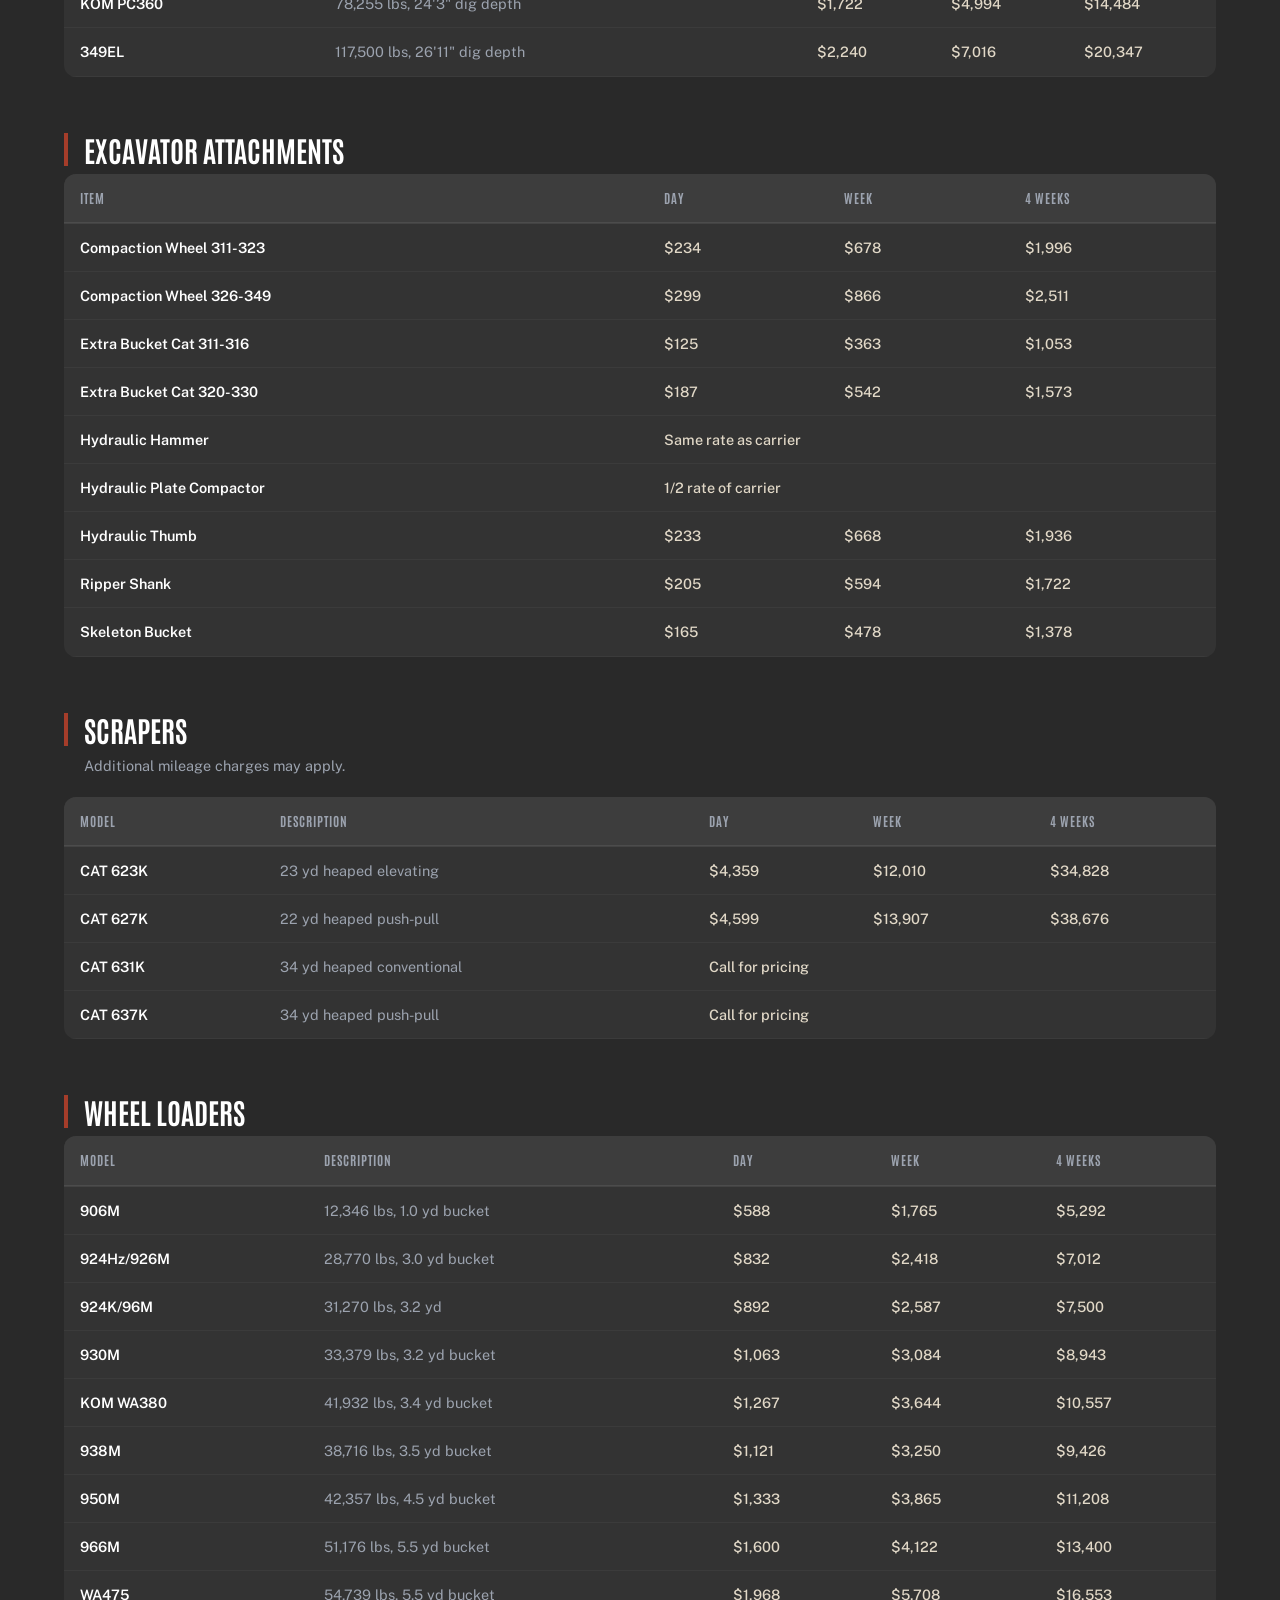
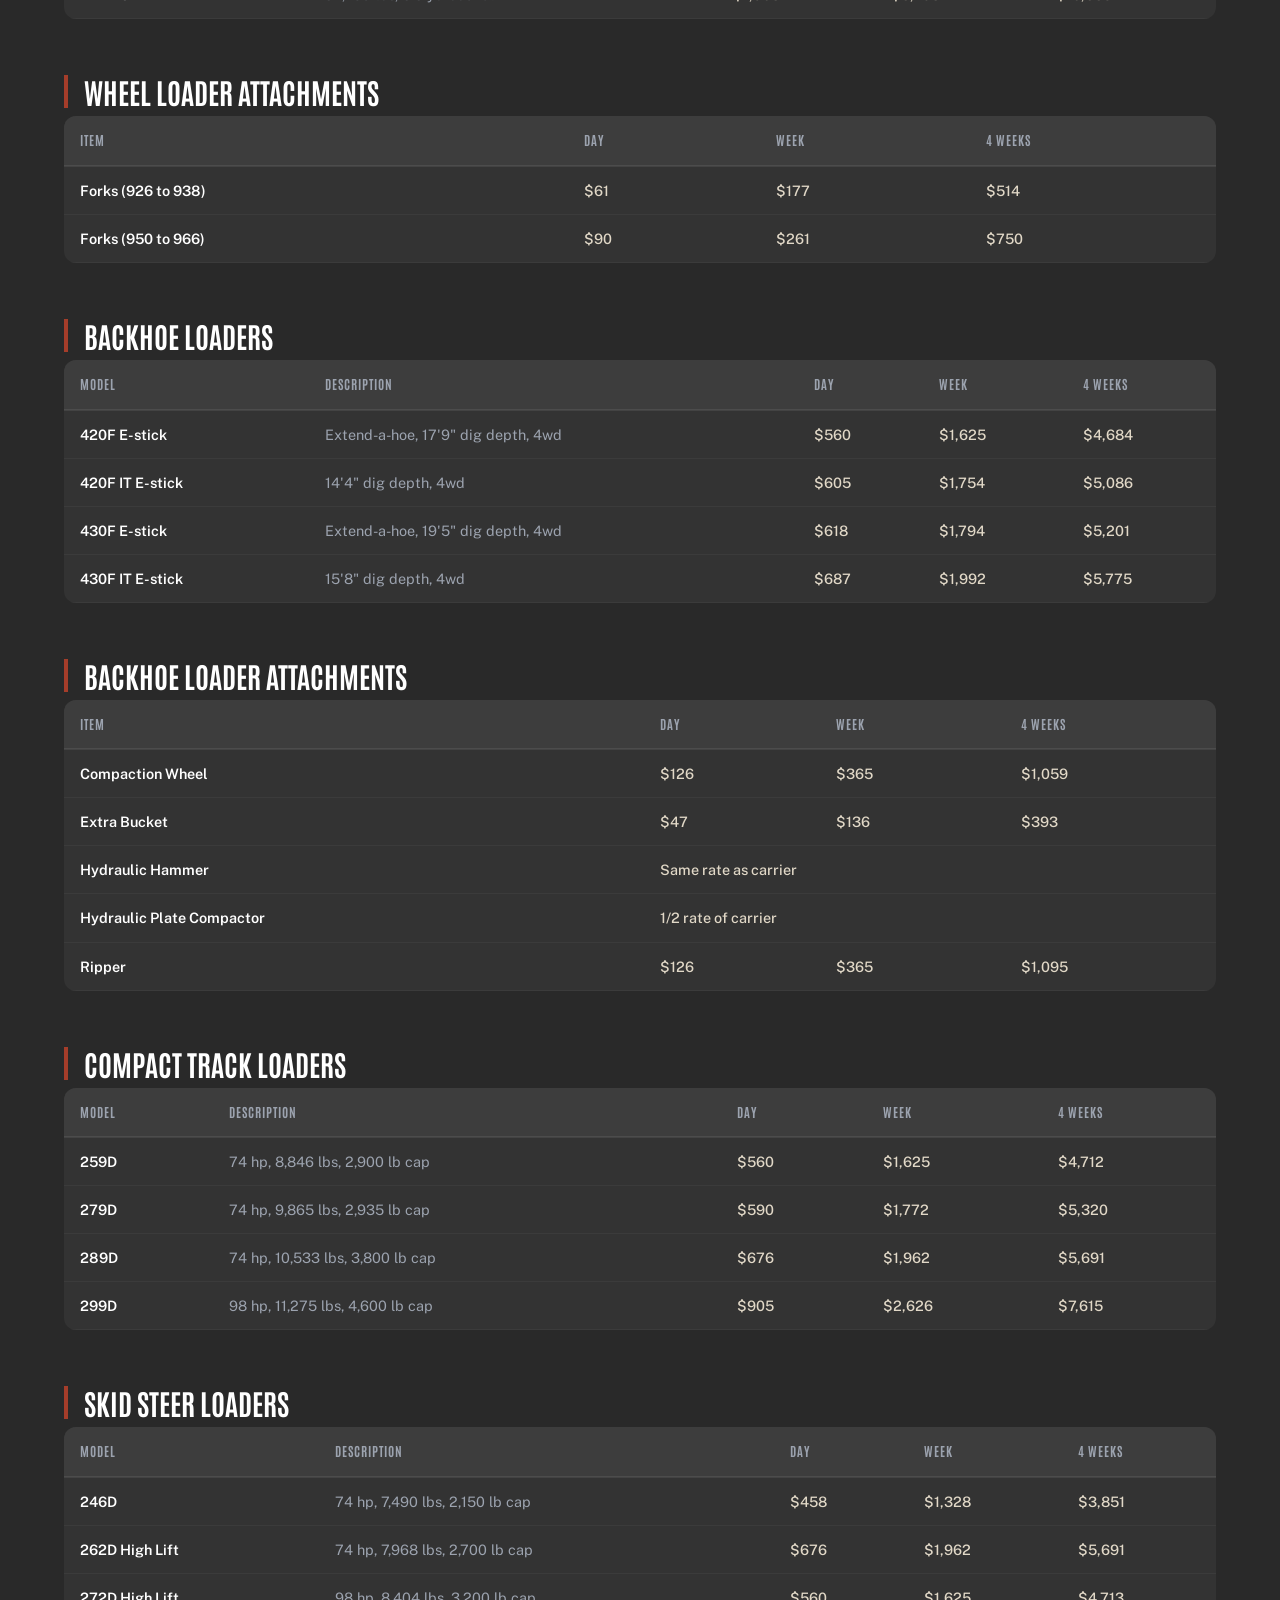
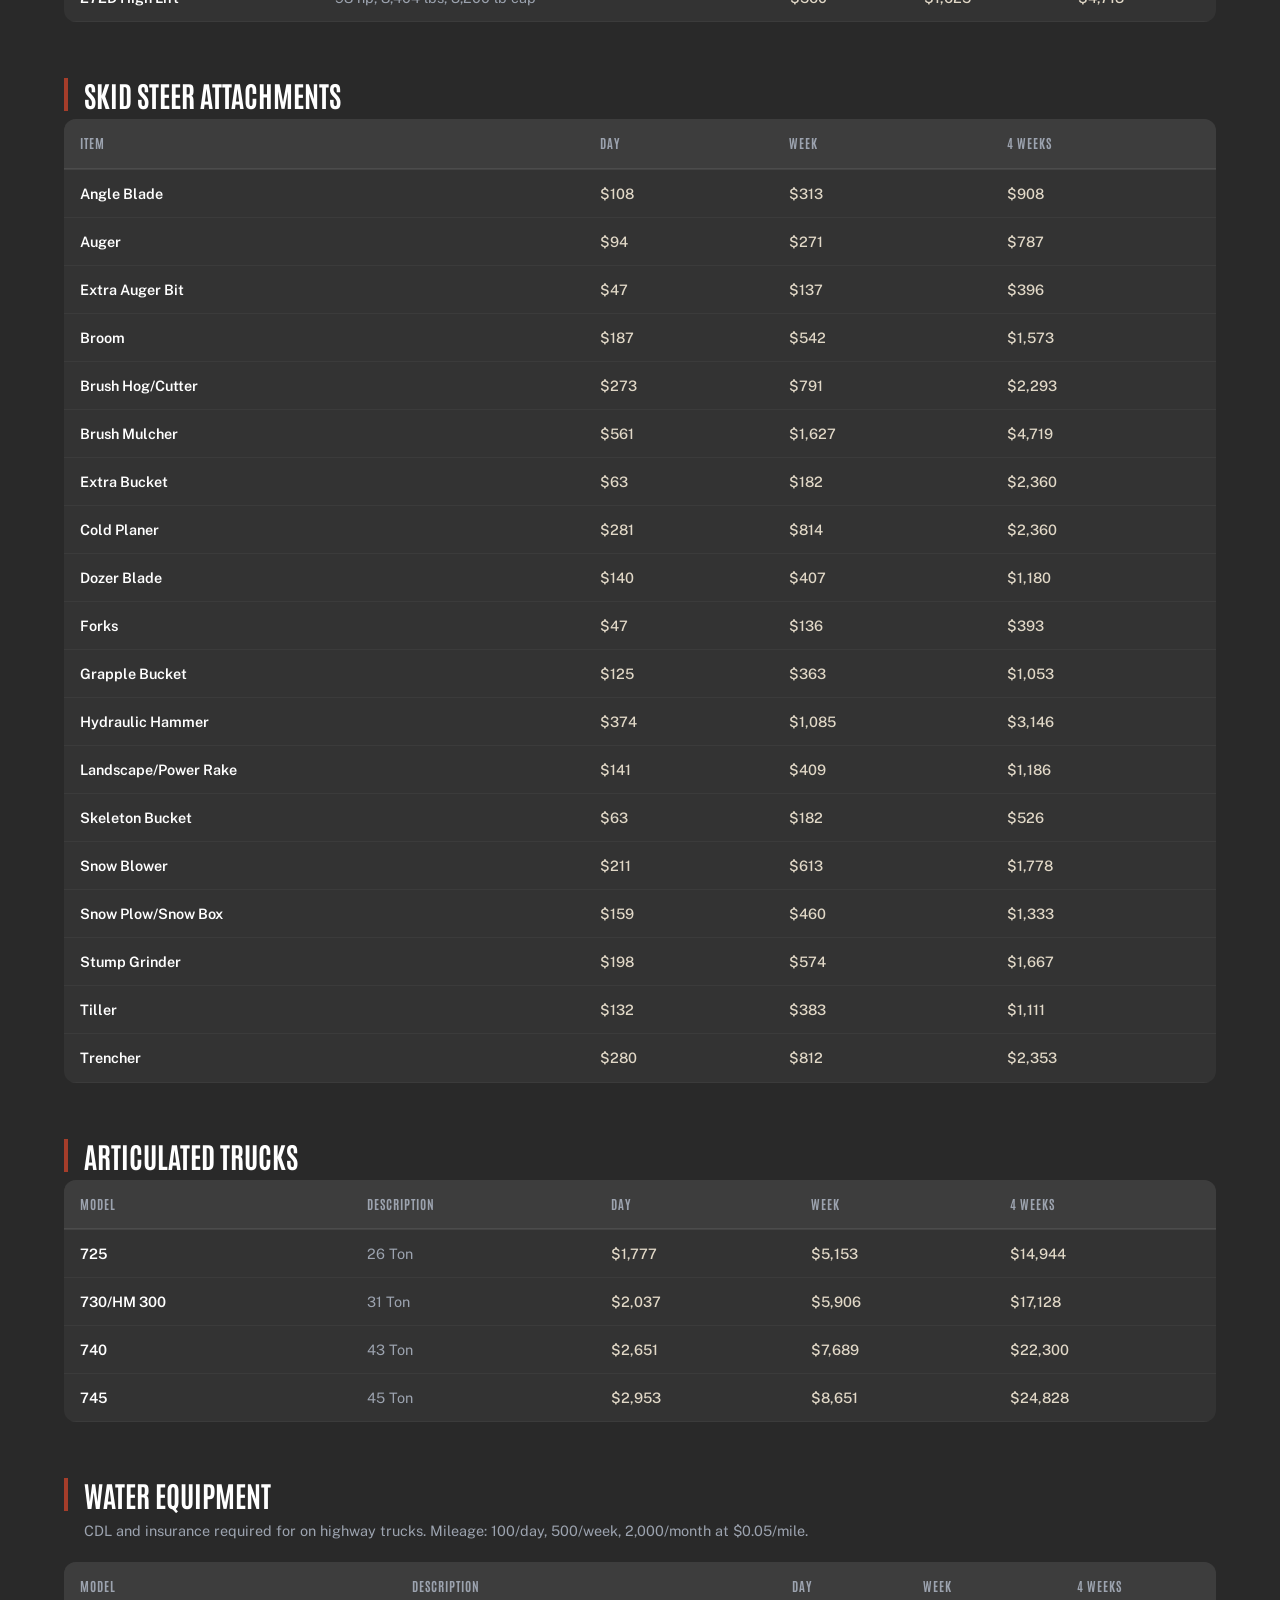
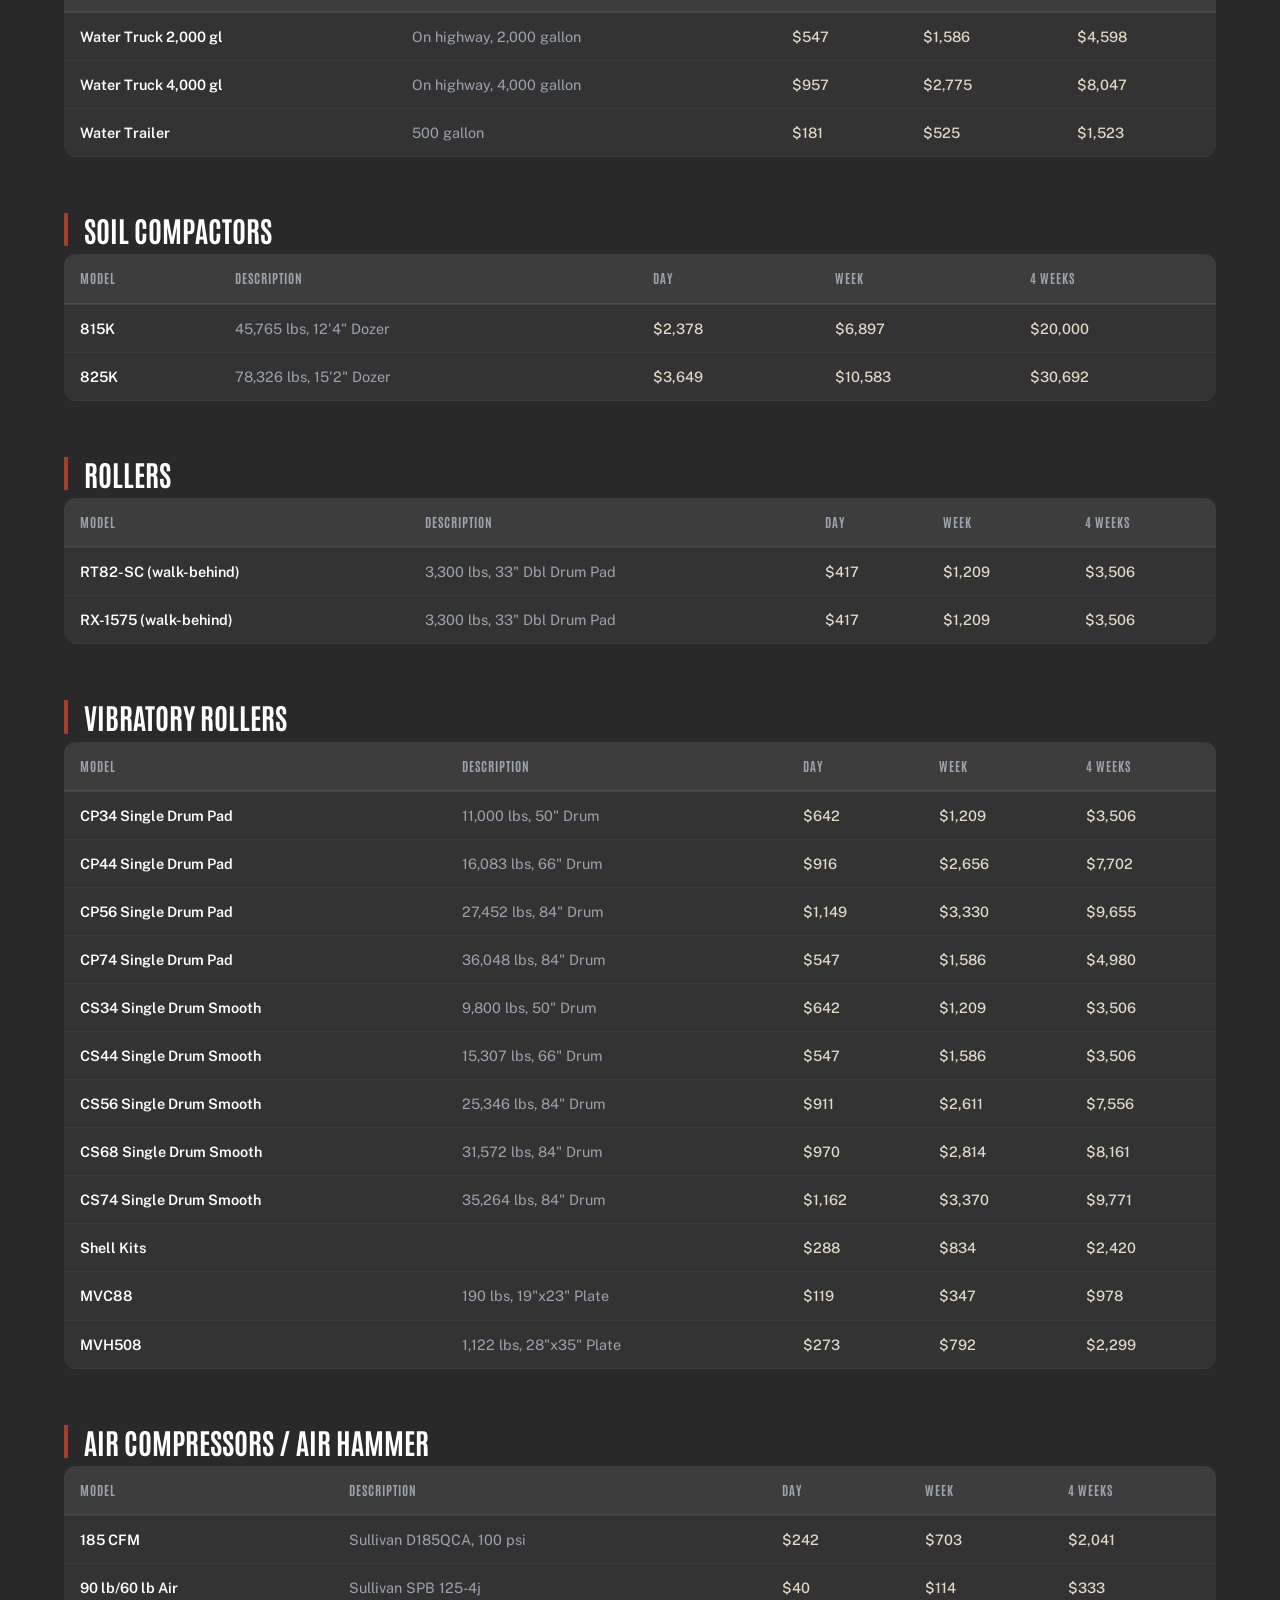
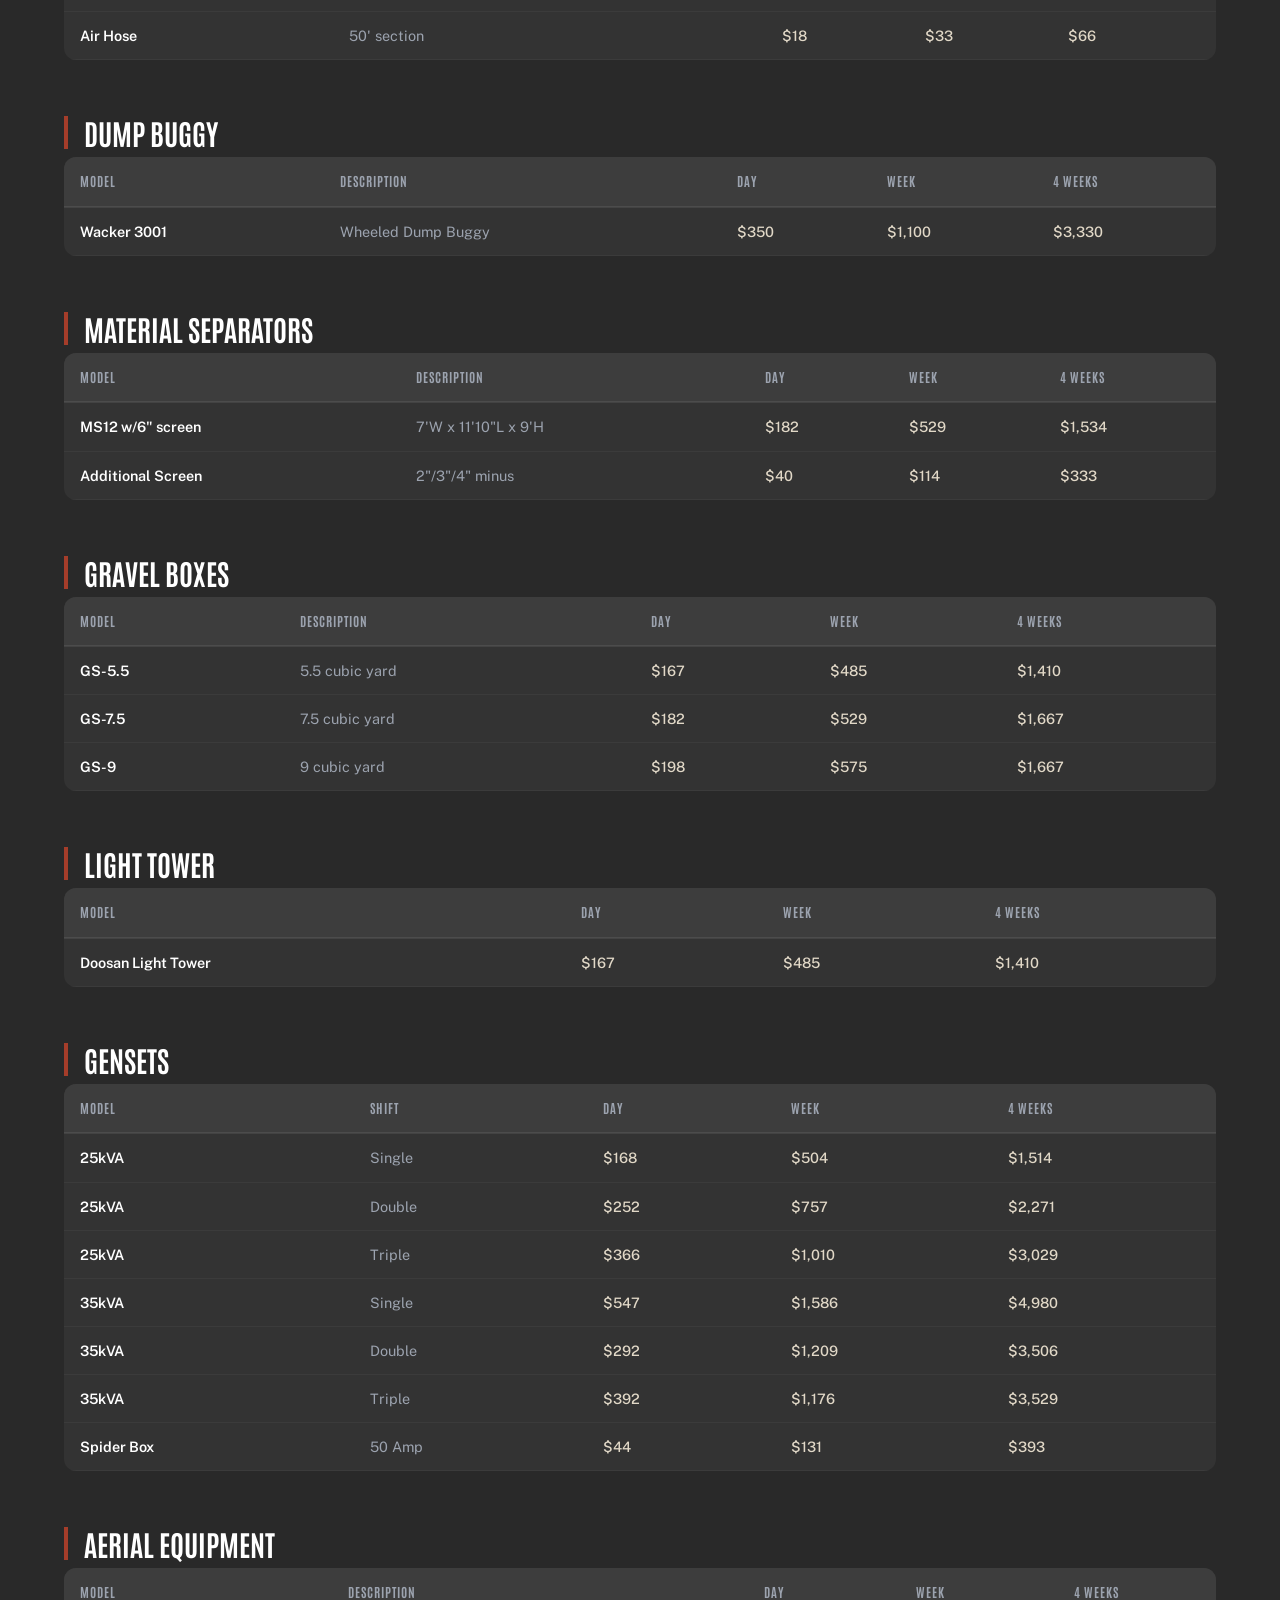
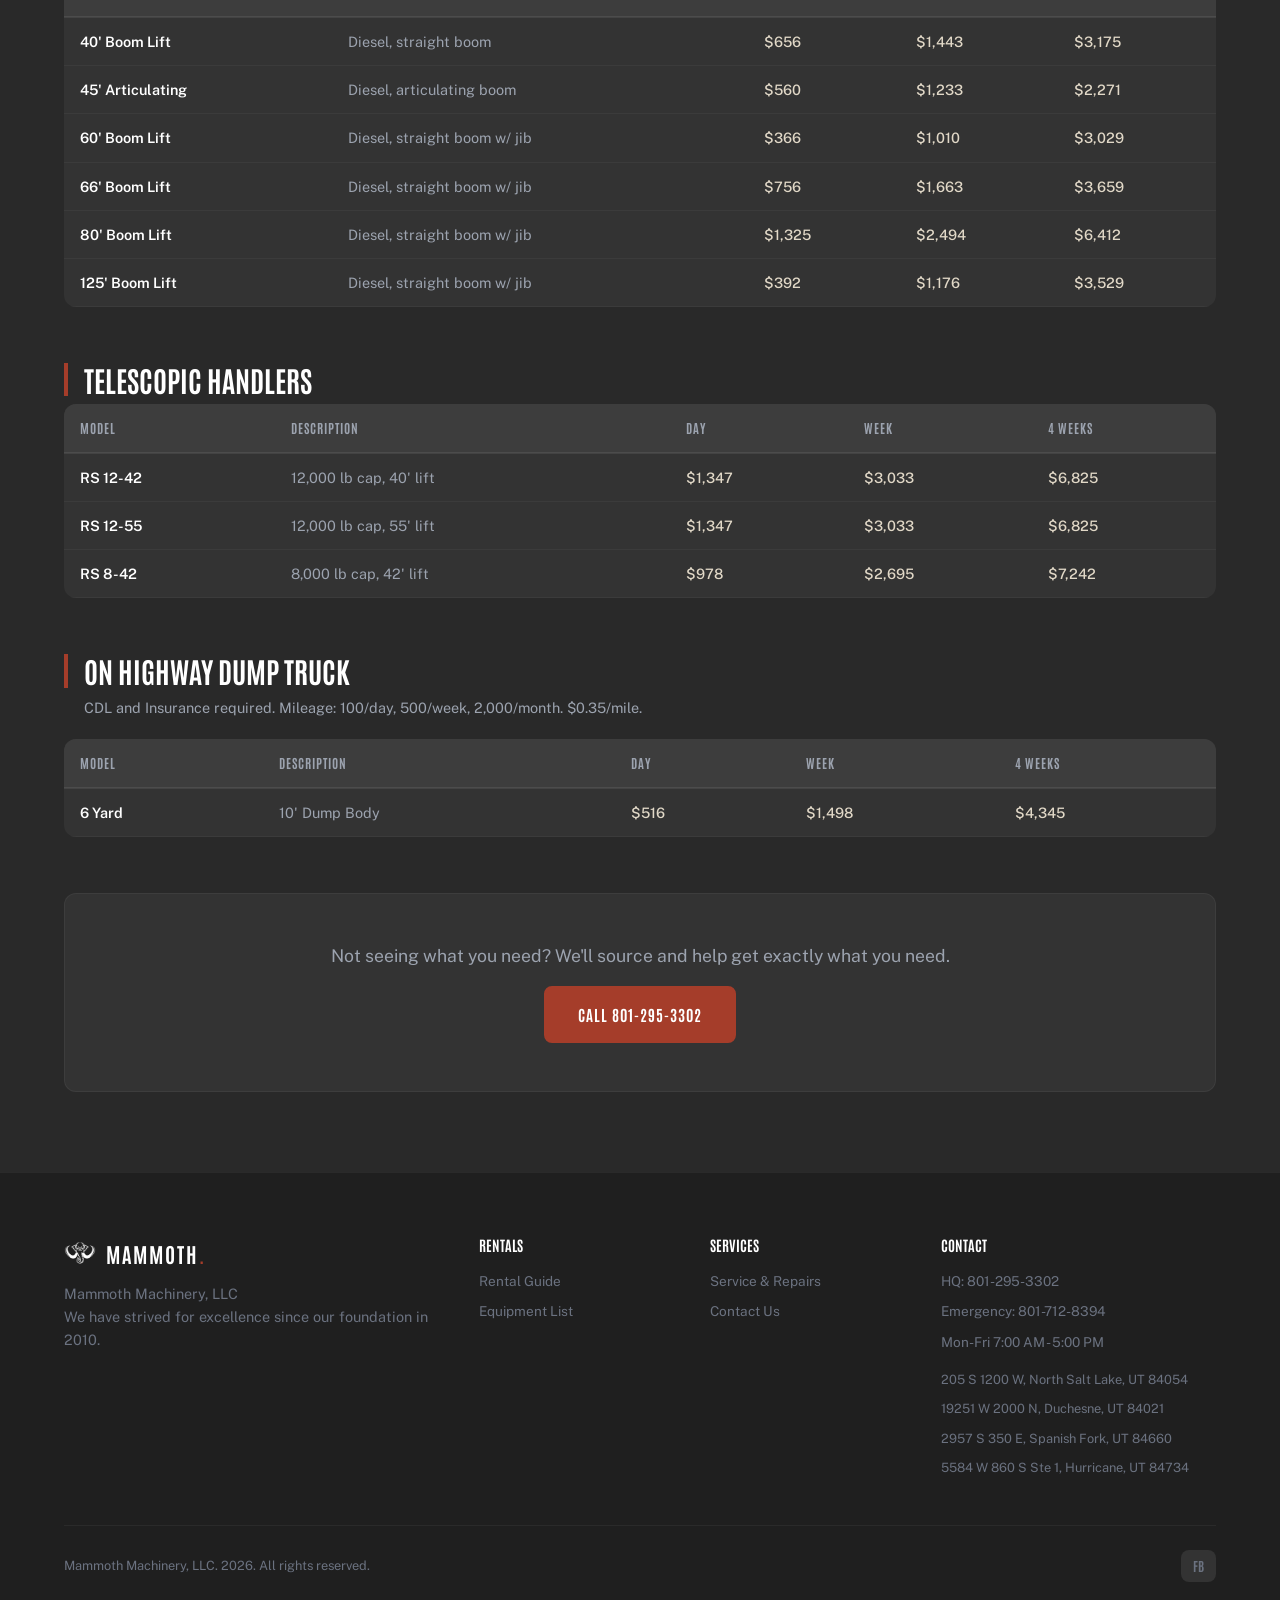
<file: equipment-list.html>
<!DOCTYPE html>
<html lang="en">
<head>
  <meta charset="UTF-8">
  <meta name="viewport" content="width=device-width, initial-scale=1.0">
  <title>Equipment List &amp; Rates — Mammoth Machinery</title>
  <meta name="description" content="Full equipment rental rates from Mammoth Machinery. Dozers, excavators, loaders, skid steers, rollers, trucks, and more. View all rates and call for a quote.">
  <link rel="icon" type="image/png" href="assets/mammoth-logo-red.png">
  <link rel="preconnect" href="https://fonts.googleapis.com">
  <link rel="preconnect" href="https://fonts.gstatic.com" crossorigin>
  <link href="https://fonts.googleapis.com/css2?family=Antonio:wght@400;500;600;700&family=Public+Sans:wght@300;400;500;600;700&display=swap" rel="stylesheet">
  <link rel="stylesheet" href="style.css">
</head>
<body>

  <!-- Navigation -->
  <nav id="navbar" class="scrolled">
    <div class="nav-container">
      <a href="./" class="nav-logo">
        <img src="assets/mammoth-logo-white.png" alt="Mammoth Machinery" class="logo-img">
        <span class="logo-text">MAMMOTH<span class="logo-accent">.</span></span>
      </a>
      <a href="tel:801-295-3302" class="nav-phone-mobile" aria-label="Call Mammoth Machinery">
        <svg viewBox="0 0 24 24" fill="none" stroke="currentColor" stroke-width="2" stroke-linecap="round" stroke-linejoin="round"><path d="M22 16.92v3a2 2 0 0 1-2.18 2 19.79 19.79 0 0 1-8.63-3.07 19.5 19.5 0 0 1-6-6 19.79 19.79 0 0 1-3.07-8.67A2 2 0 0 1 4.11 2h3a2 2 0 0 1 2 1.72 12.84 12.84 0 0 0 .7 2.81 2 2 0 0 1-.45 2.11L8.09 9.91a16 16 0 0 0 6 6l1.27-1.27a2 2 0 0 1 2.11-.45 12.84 12.84 0 0 0 2.81.7A2 2 0 0 1 22 16.92z"/></svg>
      </a>
      <button class="nav-toggle" id="navToggle" aria-label="Toggle menu">
        <span></span><span></span><span></span>
      </button>
      <ul class="nav-links" id="navLinks">
        <li><a href="./">Home</a></li>
        <li><a href="equipment-list.html">Equipment List</a></li>
        <li><a href="rental-guide.html">Rental Guide</a></li>
        <li><a href="service.html">Service &amp; Repairs</a></li>
        <li><a href="index.html#contact">Contact</a></li>
        <li><a href="tel:801-295-3302" class="nav-phone"><span class="phone-text">801-295-3302</span></a></li>
      </ul>
    </div>
  </nav>

  <!-- Page Header -->
  <section class="page-header">
    <div class="container">
      <p class="section-tag">FULL FLEET</p>
      <h1>Equipment List &amp; Rates</h1>
      <p>Browse our complete inventory with day, week, and 4-week rental rates.</p>
    </div>
  </section>

  <!-- Category Navigation -->
  <div class="category-nav">
    <div class="category-nav-inner">
      <a href="#dozers">Dozers</a>
      <a href="#graders">Graders</a>
      <a href="#mini-excavators">Mini Excavators</a>
      <a href="#mini-ex-attachments">Mini Ex Attachments</a>
      <a href="#excavators">Excavators</a>
      <a href="#ex-attachments">Ex Attachments</a>
      <a href="#scrapers">Scrapers</a>
      <a href="#wheel-loaders">Wheel Loaders</a>
      <a href="#wl-attachments">WL Attachments</a>
      <a href="#backhoes">Backhoes</a>
      <a href="#bh-attachments">BH Attachments</a>
      <a href="#ctl">CTL</a>
      <a href="#skid-steers">Skid Steers</a>
      <a href="#ss-attachments">SS Attachments</a>
      <a href="#artic-trucks">Artic Trucks</a>
      <a href="#water">Water</a>
      <a href="#soil-compactors">Soil Compactors</a>
      <a href="#rollers">Rollers</a>
      <a href="#vibratory-rollers">Vibratory Rollers</a>
      <a href="#air-compressors">Air / Compressors</a>
      <a href="#dump-buggy">Dump Buggy</a>
      <a href="#separators">Separators</a>
      <a href="#gravel-boxes">Gravel Boxes</a>
      <a href="#light-tower">Light Tower</a>
      <a href="#gensets">Gensets</a>
      <a href="#aerial">Aerial</a>
      <a href="#telehandlers">Telehandlers</a>
      <a href="#dump-truck">Dump Truck</a>
    </div>
  </div>

  <!-- Equipment List -->
  <section class="equipment-list-page">
    <div class="container">
      <div class="rate-note">Rates are based on pricing before discounts and fees. Contact us for your best pricing.</div>

      <!-- Track Dozers -->
      <div id="dozers" class="equipment-category">
        <h2>Track Dozers</h2>
        <table class="rate-table">
          <thead>
            <tr><th>Model</th><th>Description</th><th>Day</th><th>Week</th><th>4 Weeks</th></tr>
          </thead>
          <tbody>
            <tr><td data-label="Model">D5/D6N</td><td data-label="Description">Dozer, 36,392 lbs, 6-way blade/Ripper</td><td data-label="Day" class="price">$1,478</td><td data-label="Week" class="price">$4,281</td><td data-label="4 Weeks" class="price">$12,415</td></tr>
            <tr><td data-label="Model">D6N</td><td data-label="Description">Dozer, 48,263 lbs, 6-way blade/Ripper</td><td data-label="Day" class="price">$1,517</td><td data-label="Week" class="price">$4,335</td><td data-label="4 Weeks" class="price">$12,556</td></tr>
            <tr><td data-label="Model">D6T</td><td data-label="Description">SU Dozer, 46,158 lbs, Ripper</td><td data-label="Day" class="price">$2,010</td><td data-label="Week" class="price">$5,826</td><td data-label="4 Weeks" class="price">$16,899</td></tr>
            <tr><td data-label="Model">D6TLGP</td><td data-label="Description">SU Dozer, 46,733 lbs, LGP</td><td data-label="Day" class="price">$2,146</td><td data-label="Week" class="price">$6,233</td><td data-label="4 Weeks" class="price">$18,047</td></tr>
            <tr><td data-label="Model">D8T</td><td data-label="Description">SU Dozer, 87,733 lbs, Ripper</td><td data-label="Day" class="price">$3,772</td><td data-label="Week" class="price">$10,940</td><td data-label="4 Weeks" class="price">$31,726</td></tr>
            <tr><td data-label="Model">D10T</td><td data-label="Description">SU Dozer, 161,915 lbs, Ripper</td><td data-label="Day" class="price">$7,456</td><td data-label="Week" class="price">$21,611</td><td data-label="4 Weeks" class="price">$62,667</td></tr>
            <tr><td data-label="Model">D11T</td><td data-label="Description">SU Dozer, 251,100 lbs</td><td data-label="Day" class="price">$9,908</td><td data-label="Week" class="price">$28,735</td><td data-label="4 Weeks" class="price">$83,334</td></tr>
          </tbody>
        </table>
      </div>

      <!-- Graders -->
      <div id="graders" class="equipment-category">
        <h2>Graders</h2>
        <table class="rate-table">
          <thead>
            <tr><th>Model</th><th>Description</th><th>Day</th><th>Week</th><th>4 Weeks</th></tr>
          </thead>
          <tbody>
            <tr><td data-label="Model">140/150</td><td data-label="Description">14' Blade, Ripper 193 hp</td><td data-label="Day" class="price">$1,763</td><td data-label="Week" class="price">$5,113</td><td data-label="4 Weeks" class="price">$14,829</td></tr>
            <tr><td data-label="Model">140 AWD</td><td data-label="Description">14' Blade, Ripper 193 hp</td><td data-label="Day" class="price">$1,968</td><td data-label="Week" class="price">$5,708</td><td data-label="4 Weeks" class="price">$16,533</td></tr>
            <tr><td data-label="Model">160 AWD</td><td data-label="Description">14' Blade, Ripper 221 hp</td><td data-label="Day" class="price">$2,216</td><td data-label="Week" class="price">$6,426</td><td data-label="4 Weeks" class="price">$18,634</td></tr>
          </tbody>
        </table>
      </div>

      <!-- Mini-Excavators -->
      <div id="mini-excavators" class="equipment-category">
        <h2>Mini-Excavators</h2>
        <table class="rate-table">
          <thead>
            <tr><th>Model</th><th>Description</th><th>Day</th><th>Week</th><th>4 Weeks</th></tr>
          </thead>
          <tbody>
            <tr><td data-label="Model">300.9</td><td data-label="Description">2,061 lbs, 5'6" dig depth</td><td data-label="Day" class="price">$223</td><td data-label="Week" class="price">$656</td><td data-label="4 Weeks" class="price">$1,889</td></tr>
            <tr><td data-label="Model">301.7D</td><td data-label="Description">3,726 lbs, 6'10" dig depth</td><td data-label="Day" class="price">$355</td><td data-label="Week" class="price">$1,000</td><td data-label="4 Weeks" class="price">$2,888</td></tr>
            <tr><td data-label="Model">302.7D</td><td data-label="Description">5,886 lbs, 8'8" dig depth</td><td data-label="Day" class="price">$387</td><td data-label="Week" class="price">$1,123</td><td data-label="4 Weeks" class="price">$3,256</td></tr>
            <tr><td data-label="Model">303.5E</td><td data-label="Description">8,160 lbs, 10'4" dig depth</td><td data-label="Day" class="price">$488</td><td data-label="Week" class="price">$1,417</td><td data-label="4 Weeks" class="price">$4,110</td></tr>
            <tr><td data-label="Model">304E</td><td data-label="Description">8,852 lbs, 11'3" dig depth</td><td data-label="Day" class="price">$488</td><td data-label="Week" class="price">$1,417</td><td data-label="4 Weeks" class="price">$4,110</td></tr>
            <tr><td data-label="Model">305E</td><td data-label="Description">11,365 lbs, 12'1" dig depth</td><td data-label="Day" class="price">$547</td><td data-label="Week" class="price">$1,585</td><td data-label="4 Weeks" class="price">$4,589</td></tr>
            <tr><td data-label="Model">305.5E</td><td data-label="Description">12,048 lbs, 12'8" dig depth</td><td data-label="Day" class="price">$656</td><td data-label="Week" class="price">$1,902</td><td data-label="4 Weeks" class="price">$5,518</td></tr>
            <tr><td data-label="Model">308E CR</td><td data-label="Description">18,519 lbs, 15'2" dig depth</td><td data-label="Day" class="price">$630</td><td data-label="Week" class="price">$1,800</td><td data-label="4 Weeks" class="price">$5,200</td></tr>
            <tr><td data-label="Model">309</td><td data-label="Description">21,091 lbs, 15'6" dig depth</td><td data-label="Day" class="price">$828</td><td data-label="Week" class="price">$2,402</td><td data-label="4 Weeks" class="price">$6,966</td></tr>
          </tbody>
        </table>
      </div>

      <!-- Mini-Excavator Attachments -->
      <div id="mini-ex-attachments" class="equipment-category">
        <h2>Mini-Excavator Attachments</h2>
        <table class="rate-table">
          <thead>
            <tr><th>Item</th><th>Day</th><th>Week</th><th>4 Weeks</th></tr>
          </thead>
          <tbody>
            <tr><td data-label="Item">Compaction Wheel 304-308</td><td data-label="Day" class="price">$82</td><td data-label="Week" class="price">$238</td><td data-label="4 Weeks" class="price">$689</td></tr>
            <tr><td data-label="Item">Extra Bucket 300.9-302.5</td><td data-label="Day" class="price">$41</td><td data-label="Week" class="price">$118</td><td data-label="4 Weeks" class="price">$345</td></tr>
            <tr><td data-label="Item">Extra Bucket 304-308</td><td data-label="Day" class="price">$68</td><td data-label="Week" class="price">$198</td><td data-label="4 Weeks" class="price">$572</td></tr>
            <tr><td data-label="Item">Hydraulic Comp Plate</td><td data-label="Day" class="price">$488</td><td data-label="Week" class="price">$1,417</td><td data-label="4 Weeks" class="price">$4,110</td></tr>
            <tr><td data-label="Item">Hydraulic Hammer</td><td data-label="Day" class="price" colspan="3">Same rate as carrier machine</td></tr>
            <tr><td data-label="Item">Auger Drive (includes 1 bit)</td><td data-label="Day" class="price" colspan="3">1/2 rate of carrier</td></tr>
            <tr><td data-label="Item">Extra Auger Bit</td><td data-label="Day" class="price">$20</td><td data-label="Week" class="price">$54</td><td data-label="4 Weeks" class="price">$155</td></tr>
            <tr><td data-label="Item">Auger Extension</td><td data-label="Day" class="price">$10</td><td data-label="Week" class="price">$28</td><td data-label="4 Weeks" class="price">$80</td></tr>
            <tr><td data-label="Item">Ripper Shank</td><td data-label="Day" class="price">$99</td><td data-label="Week" class="price">$285</td><td data-label="4 Weeks" class="price">$825</td></tr>
          </tbody>
        </table>
      </div>

      <!-- Excavators -->
      <div id="excavators" class="equipment-category">
        <h2>Excavators</h2>
        <table class="rate-table">
          <thead>
            <tr><th>Model</th><th>Description</th><th>Day</th><th>Week</th><th>4 Weeks</th></tr>
          </thead>
          <tbody>
            <tr><td data-label="Model">313EL</td><td data-label="Description">32,200 lbs, 18'2" dig depth</td><td data-label="Day" class="price">$915</td><td data-label="Week" class="price">$2,656</td><td data-label="4 Weeks" class="price">$7,702</td></tr>
            <tr><td data-label="Model">KOM PC180</td><td data-label="Description">37,547 lbs, 19'6" dig depth</td><td data-label="Day" class="price">$943</td><td data-label="Week" class="price">$2,735</td><td data-label="4 Weeks" class="price">$7,932</td></tr>
            <tr><td data-label="Model">314DLCR/315FL</td><td data-label="Description">36,340 lbs, 19'6" dig depth</td><td data-label="Day" class="price">$943</td><td data-label="Week" class="price">$2,735</td><td data-label="4 Weeks" class="price">$7,932</td></tr>
            <tr><td data-label="Model">316EL/317</td><td data-label="Description">39,029 lbs, 21'7" dig depth</td><td data-label="Day" class="price">$963</td><td data-label="Week" class="price">$2,738</td><td data-label="4 Weeks" class="price">$7,932</td></tr>
            <tr><td data-label="Model">320EL</td><td data-label="Description">49,200 lbs, 22'1" dig depth</td><td data-label="Day" class="price">$1,032</td><td data-label="Week" class="price">$2,993</td><td data-label="4 Weeks" class="price">$8,679</td></tr>
            <tr><td data-label="Model">320ELRR</td><td data-label="Description">50,265 lbs, 22'1" dig depth</td><td data-label="Day" class="price">$1,032</td><td data-label="Week" class="price">$2,993</td><td data-label="4 Weeks" class="price">$8,995</td></tr>
            <tr><td data-label="Model">321DLRR</td><td data-label="Description">52,200 lbs, 22' dig depth</td><td data-label="Day" class="price">$1,230</td><td data-label="Week" class="price">$3,567</td><td data-label="4 Weeks" class="price">$10,346</td></tr>
            <tr><td data-label="Model">KOM PC210</td><td data-label="Description">53,882 lbs, 21'8" dig depth</td><td data-label="Day" class="price">$1,032</td><td data-label="Week" class="price">$2,993</td><td data-label="4 Weeks" class="price">$8,679</td></tr>
            <tr><td data-label="Model">KOM PC220LCi-12</td><td data-label="Description">54,675 lbs, 21'9" dig depth, i3 Machine</td><td data-label="Day" class="price">$1,117</td><td data-label="Week" class="price">$3,240</td><td data-label="4 Weeks" class="price">$9,397</td></tr>
            <tr><td data-label="Model">323</td><td data-label="Description">54,900 lbs, 22'1" dig depth</td><td data-label="Day" class="price">$1,117</td><td data-label="Week" class="price">$3,240</td><td data-label="4 Weeks" class="price">$9,397</td></tr>
            <tr><td data-label="Model">329EL</td><td data-label="Description">68,209 lbs, 23'9" dig depth</td><td data-label="Day" class="price">$1,318</td><td data-label="Week" class="price">$3,820</td><td data-label="4 Weeks" class="price">$11,077</td></tr>
            <tr><td data-label="Model">336E/340</td><td data-label="Description">88,400 lbs, 26'10" dig depth</td><td data-label="Day" class="price">$1,722</td><td data-label="Week" class="price">$4,994</td><td data-label="4 Weeks" class="price">$14,484</td></tr>
            <tr><td data-label="Model">KOM PC360</td><td data-label="Description">78,255 lbs, 24'3" dig depth</td><td data-label="Day" class="price">$1,722</td><td data-label="Week" class="price">$4,994</td><td data-label="4 Weeks" class="price">$14,484</td></tr>
            <tr><td data-label="Model">349EL</td><td data-label="Description">117,500 lbs, 26'11" dig depth</td><td data-label="Day" class="price">$2,240</td><td data-label="Week" class="price">$7,016</td><td data-label="4 Weeks" class="price">$20,347</td></tr>
          </tbody>
        </table>
      </div>

      <!-- Excavator Attachments -->
      <div id="ex-attachments" class="equipment-category">
        <h2>Excavator Attachments</h2>
        <table class="rate-table">
          <thead>
            <tr><th>Item</th><th>Day</th><th>Week</th><th>4 Weeks</th></tr>
          </thead>
          <tbody>
            <tr><td data-label="Item">Compaction Wheel 311-323</td><td data-label="Day" class="price">$234</td><td data-label="Week" class="price">$678</td><td data-label="4 Weeks" class="price">$1,996</td></tr>
            <tr><td data-label="Item">Compaction Wheel 326-349</td><td data-label="Day" class="price">$299</td><td data-label="Week" class="price">$866</td><td data-label="4 Weeks" class="price">$2,511</td></tr>
            <tr><td data-label="Item">Extra Bucket Cat 311-316</td><td data-label="Day" class="price">$125</td><td data-label="Week" class="price">$363</td><td data-label="4 Weeks" class="price">$1,053</td></tr>
            <tr><td data-label="Item">Extra Bucket Cat 320-330</td><td data-label="Day" class="price">$187</td><td data-label="Week" class="price">$542</td><td data-label="4 Weeks" class="price">$1,573</td></tr>
            <tr><td data-label="Item">Hydraulic Hammer</td><td data-label="Day" class="price" colspan="3">Same rate as carrier</td></tr>
            <tr><td data-label="Item">Hydraulic Plate Compactor</td><td data-label="Day" class="price" colspan="3">1/2 rate of carrier</td></tr>
            <tr><td data-label="Item">Hydraulic Thumb</td><td data-label="Day" class="price">$233</td><td data-label="Week" class="price">$668</td><td data-label="4 Weeks" class="price">$1,936</td></tr>
            <tr><td data-label="Item">Ripper Shank</td><td data-label="Day" class="price">$205</td><td data-label="Week" class="price">$594</td><td data-label="4 Weeks" class="price">$1,722</td></tr>
            <tr><td data-label="Item">Skeleton Bucket</td><td data-label="Day" class="price">$165</td><td data-label="Week" class="price">$478</td><td data-label="4 Weeks" class="price">$1,378</td></tr>
          </tbody>
        </table>
      </div>

      <!-- Scrapers -->
      <div id="scrapers" class="equipment-category">
        <h2>Scrapers</h2>
        <p class="category-note">Additional mileage charges may apply.</p>
        <table class="rate-table">
          <thead>
            <tr><th>Model</th><th>Description</th><th>Day</th><th>Week</th><th>4 Weeks</th></tr>
          </thead>
          <tbody>
            <tr><td data-label="Model">CAT 623K</td><td data-label="Description">23 yd heaped elevating</td><td data-label="Day" class="price">$4,359</td><td data-label="Week" class="price">$12,010</td><td data-label="4 Weeks" class="price">$34,828</td></tr>
            <tr><td data-label="Model">CAT 627K</td><td data-label="Description">22 yd heaped push-pull</td><td data-label="Day" class="price">$4,599</td><td data-label="Week" class="price">$13,907</td><td data-label="4 Weeks" class="price">$38,676</td></tr>
            <tr><td data-label="Model">CAT 631K</td><td data-label="Description">34 yd heaped conventional</td><td data-label="Day" class="price" colspan="3">Call for pricing</td></tr>
            <tr><td data-label="Model">CAT 637K</td><td data-label="Description">34 yd heaped push-pull</td><td data-label="Day" class="price" colspan="3">Call for pricing</td></tr>
          </tbody>
        </table>
      </div>

      <!-- Wheel Loaders -->
      <div id="wheel-loaders" class="equipment-category">
        <h2>Wheel Loaders</h2>
        <table class="rate-table">
          <thead>
            <tr><th>Model</th><th>Description</th><th>Day</th><th>Week</th><th>4 Weeks</th></tr>
          </thead>
          <tbody>
            <tr><td data-label="Model">906M</td><td data-label="Description">12,346 lbs, 1.0 yd bucket</td><td data-label="Day" class="price">$588</td><td data-label="Week" class="price">$1,765</td><td data-label="4 Weeks" class="price">$5,292</td></tr>
            <tr><td data-label="Model">924Hz/926M</td><td data-label="Description">28,770 lbs, 3.0 yd bucket</td><td data-label="Day" class="price">$832</td><td data-label="Week" class="price">$2,418</td><td data-label="4 Weeks" class="price">$7,012</td></tr>
            <tr><td data-label="Model">924K/96M</td><td data-label="Description">31,270 lbs, 3.2 yd</td><td data-label="Day" class="price">$892</td><td data-label="Week" class="price">$2,587</td><td data-label="4 Weeks" class="price">$7,500</td></tr>
            <tr><td data-label="Model">930M</td><td data-label="Description">33,379 lbs, 3.2 yd bucket</td><td data-label="Day" class="price">$1,063</td><td data-label="Week" class="price">$3,084</td><td data-label="4 Weeks" class="price">$8,943</td></tr>
            <tr><td data-label="Model">KOM WA380</td><td data-label="Description">41,932 lbs, 3.4 yd bucket</td><td data-label="Day" class="price">$1,267</td><td data-label="Week" class="price">$3,644</td><td data-label="4 Weeks" class="price">$10,557</td></tr>
            <tr><td data-label="Model">938M</td><td data-label="Description">38,716 lbs, 3.5 yd bucket</td><td data-label="Day" class="price">$1,121</td><td data-label="Week" class="price">$3,250</td><td data-label="4 Weeks" class="price">$9,426</td></tr>
            <tr><td data-label="Model">950M</td><td data-label="Description">42,357 lbs, 4.5 yd bucket</td><td data-label="Day" class="price">$1,333</td><td data-label="Week" class="price">$3,865</td><td data-label="4 Weeks" class="price">$11,208</td></tr>
            <tr><td data-label="Model">966M</td><td data-label="Description">51,176 lbs, 5.5 yd bucket</td><td data-label="Day" class="price">$1,600</td><td data-label="Week" class="price">$4,122</td><td data-label="4 Weeks" class="price">$13,400</td></tr>
            <tr><td data-label="Model">WA475</td><td data-label="Description">54,739 lbs, 5.5 yd bucket</td><td data-label="Day" class="price">$1,968</td><td data-label="Week" class="price">$5,708</td><td data-label="4 Weeks" class="price">$16,553</td></tr>
          </tbody>
        </table>
      </div>

      <!-- Wheel Loader Attachments -->
      <div id="wl-attachments" class="equipment-category">
        <h2>Wheel Loader Attachments</h2>
        <table class="rate-table">
          <thead>
            <tr><th>Item</th><th>Day</th><th>Week</th><th>4 Weeks</th></tr>
          </thead>
          <tbody>
            <tr><td data-label="Item">Forks (926 to 938)</td><td data-label="Day" class="price">$61</td><td data-label="Week" class="price">$177</td><td data-label="4 Weeks" class="price">$514</td></tr>
            <tr><td data-label="Item">Forks (950 to 966)</td><td data-label="Day" class="price">$90</td><td data-label="Week" class="price">$261</td><td data-label="4 Weeks" class="price">$750</td></tr>
          </tbody>
        </table>
      </div>

      <!-- Backhoe Loaders -->
      <div id="backhoes" class="equipment-category">
        <h2>Backhoe Loaders</h2>
        <table class="rate-table">
          <thead>
            <tr><th>Model</th><th>Description</th><th>Day</th><th>Week</th><th>4 Weeks</th></tr>
          </thead>
          <tbody>
            <tr><td data-label="Model">420F E-stick</td><td data-label="Description">Extend-a-hoe, 17'9" dig depth, 4wd</td><td data-label="Day" class="price">$560</td><td data-label="Week" class="price">$1,625</td><td data-label="4 Weeks" class="price">$4,684</td></tr>
            <tr><td data-label="Model">420F IT E-stick</td><td data-label="Description">14'4" dig depth, 4wd</td><td data-label="Day" class="price">$605</td><td data-label="Week" class="price">$1,754</td><td data-label="4 Weeks" class="price">$5,086</td></tr>
            <tr><td data-label="Model">430F E-stick</td><td data-label="Description">Extend-a-hoe, 19'5" dig depth, 4wd</td><td data-label="Day" class="price">$618</td><td data-label="Week" class="price">$1,794</td><td data-label="4 Weeks" class="price">$5,201</td></tr>
            <tr><td data-label="Model">430F IT E-stick</td><td data-label="Description">15'8" dig depth, 4wd</td><td data-label="Day" class="price">$687</td><td data-label="Week" class="price">$1,992</td><td data-label="4 Weeks" class="price">$5,775</td></tr>
          </tbody>
        </table>
      </div>

      <!-- Backhoe Loader Attachments -->
      <div id="bh-attachments" class="equipment-category">
        <h2>Backhoe Loader Attachments</h2>
        <table class="rate-table">
          <thead>
            <tr><th>Item</th><th>Day</th><th>Week</th><th>4 Weeks</th></tr>
          </thead>
          <tbody>
            <tr><td data-label="Item">Compaction Wheel</td><td data-label="Day" class="price">$126</td><td data-label="Week" class="price">$365</td><td data-label="4 Weeks" class="price">$1,059</td></tr>
            <tr><td data-label="Item">Extra Bucket</td><td data-label="Day" class="price">$47</td><td data-label="Week" class="price">$136</td><td data-label="4 Weeks" class="price">$393</td></tr>
            <tr><td data-label="Item">Hydraulic Hammer</td><td data-label="Day" class="price" colspan="3">Same rate as carrier</td></tr>
            <tr><td data-label="Item">Hydraulic Plate Compactor</td><td data-label="Day" class="price" colspan="3">1/2 rate of carrier</td></tr>
            <tr><td data-label="Item">Ripper</td><td data-label="Day" class="price">$126</td><td data-label="Week" class="price">$365</td><td data-label="4 Weeks" class="price">$1,095</td></tr>
          </tbody>
        </table>
      </div>

      <!-- Compact Track Loaders -->
      <div id="ctl" class="equipment-category">
        <h2>Compact Track Loaders</h2>
        <table class="rate-table">
          <thead>
            <tr><th>Model</th><th>Description</th><th>Day</th><th>Week</th><th>4 Weeks</th></tr>
          </thead>
          <tbody>
            <tr><td data-label="Model">259D</td><td data-label="Description">74 hp, 8,846 lbs, 2,900 lb cap</td><td data-label="Day" class="price">$560</td><td data-label="Week" class="price">$1,625</td><td data-label="4 Weeks" class="price">$4,712</td></tr>
            <tr><td data-label="Model">279D</td><td data-label="Description">74 hp, 9,865 lbs, 2,935 lb cap</td><td data-label="Day" class="price">$590</td><td data-label="Week" class="price">$1,772</td><td data-label="4 Weeks" class="price">$5,320</td></tr>
            <tr><td data-label="Model">289D</td><td data-label="Description">74 hp, 10,533 lbs, 3,800 lb cap</td><td data-label="Day" class="price">$676</td><td data-label="Week" class="price">$1,962</td><td data-label="4 Weeks" class="price">$5,691</td></tr>
            <tr><td data-label="Model">299D</td><td data-label="Description">98 hp, 11,275 lbs, 4,600 lb cap</td><td data-label="Day" class="price">$905</td><td data-label="Week" class="price">$2,626</td><td data-label="4 Weeks" class="price">$7,615</td></tr>
          </tbody>
        </table>
      </div>

      <!-- Skid Steer Loaders -->
      <div id="skid-steers" class="equipment-category">
        <h2>Skid Steer Loaders</h2>
        <table class="rate-table">
          <thead>
            <tr><th>Model</th><th>Description</th><th>Day</th><th>Week</th><th>4 Weeks</th></tr>
          </thead>
          <tbody>
            <tr><td data-label="Model">246D</td><td data-label="Description">74 hp, 7,490 lbs, 2,150 lb cap</td><td data-label="Day" class="price">$458</td><td data-label="Week" class="price">$1,328</td><td data-label="4 Weeks" class="price">$3,851</td></tr>
            <tr><td data-label="Model">262D High Lift</td><td data-label="Description">74 hp, 7,968 lbs, 2,700 lb cap</td><td data-label="Day" class="price">$676</td><td data-label="Week" class="price">$1,962</td><td data-label="4 Weeks" class="price">$5,691</td></tr>
            <tr><td data-label="Model">272D High Lift</td><td data-label="Description">98 hp, 8,404 lbs, 3,200 lb cap</td><td data-label="Day" class="price">$560</td><td data-label="Week" class="price">$1,625</td><td data-label="4 Weeks" class="price">$4,713</td></tr>
          </tbody>
        </table>
      </div>

      <!-- Skid Steer Attachments -->
      <div id="ss-attachments" class="equipment-category">
        <h2>Skid Steer Attachments</h2>
        <table class="rate-table">
          <thead>
            <tr><th>Item</th><th>Day</th><th>Week</th><th>4 Weeks</th></tr>
          </thead>
          <tbody>
            <tr><td data-label="Item">Angle Blade</td><td data-label="Day" class="price">$108</td><td data-label="Week" class="price">$313</td><td data-label="4 Weeks" class="price">$908</td></tr>
            <tr><td data-label="Item">Auger</td><td data-label="Day" class="price">$94</td><td data-label="Week" class="price">$271</td><td data-label="4 Weeks" class="price">$787</td></tr>
            <tr><td data-label="Item">Extra Auger Bit</td><td data-label="Day" class="price">$47</td><td data-label="Week" class="price">$137</td><td data-label="4 Weeks" class="price">$396</td></tr>
            <tr><td data-label="Item">Broom</td><td data-label="Day" class="price">$187</td><td data-label="Week" class="price">$542</td><td data-label="4 Weeks" class="price">$1,573</td></tr>
            <tr><td data-label="Item">Brush Hog/Cutter</td><td data-label="Day" class="price">$273</td><td data-label="Week" class="price">$791</td><td data-label="4 Weeks" class="price">$2,293</td></tr>
            <tr><td data-label="Item">Brush Mulcher</td><td data-label="Day" class="price">$561</td><td data-label="Week" class="price">$1,627</td><td data-label="4 Weeks" class="price">$4,719</td></tr>
            <tr><td data-label="Item">Extra Bucket</td><td data-label="Day" class="price">$63</td><td data-label="Week" class="price">$182</td><td data-label="4 Weeks" class="price">$2,360</td></tr>
            <tr><td data-label="Item">Cold Planer</td><td data-label="Day" class="price">$281</td><td data-label="Week" class="price">$814</td><td data-label="4 Weeks" class="price">$2,360</td></tr>
            <tr><td data-label="Item">Dozer Blade</td><td data-label="Day" class="price">$140</td><td data-label="Week" class="price">$407</td><td data-label="4 Weeks" class="price">$1,180</td></tr>
            <tr><td data-label="Item">Forks</td><td data-label="Day" class="price">$47</td><td data-label="Week" class="price">$136</td><td data-label="4 Weeks" class="price">$393</td></tr>
            <tr><td data-label="Item">Grapple Bucket</td><td data-label="Day" class="price">$125</td><td data-label="Week" class="price">$363</td><td data-label="4 Weeks" class="price">$1,053</td></tr>
            <tr><td data-label="Item">Hydraulic Hammer</td><td data-label="Day" class="price">$374</td><td data-label="Week" class="price">$1,085</td><td data-label="4 Weeks" class="price">$3,146</td></tr>
            <tr><td data-label="Item">Landscape/Power Rake</td><td data-label="Day" class="price">$141</td><td data-label="Week" class="price">$409</td><td data-label="4 Weeks" class="price">$1,186</td></tr>
            <tr><td data-label="Item">Skeleton Bucket</td><td data-label="Day" class="price">$63</td><td data-label="Week" class="price">$182</td><td data-label="4 Weeks" class="price">$526</td></tr>
            <tr><td data-label="Item">Snow Blower</td><td data-label="Day" class="price">$211</td><td data-label="Week" class="price">$613</td><td data-label="4 Weeks" class="price">$1,778</td></tr>
            <tr><td data-label="Item">Snow Plow/Snow Box</td><td data-label="Day" class="price">$159</td><td data-label="Week" class="price">$460</td><td data-label="4 Weeks" class="price">$1,333</td></tr>
            <tr><td data-label="Item">Stump Grinder</td><td data-label="Day" class="price">$198</td><td data-label="Week" class="price">$574</td><td data-label="4 Weeks" class="price">$1,667</td></tr>
            <tr><td data-label="Item">Tiller</td><td data-label="Day" class="price">$132</td><td data-label="Week" class="price">$383</td><td data-label="4 Weeks" class="price">$1,111</td></tr>
            <tr><td data-label="Item">Trencher</td><td data-label="Day" class="price">$280</td><td data-label="Week" class="price">$812</td><td data-label="4 Weeks" class="price">$2,353</td></tr>
          </tbody>
        </table>
      </div>

      <!-- Articulated Trucks -->
      <div id="artic-trucks" class="equipment-category">
        <h2>Articulated Trucks</h2>
        <table class="rate-table">
          <thead>
            <tr><th>Model</th><th>Description</th><th>Day</th><th>Week</th><th>4 Weeks</th></tr>
          </thead>
          <tbody>
            <tr><td data-label="Model">725</td><td data-label="Description">26 Ton</td><td data-label="Day" class="price">$1,777</td><td data-label="Week" class="price">$5,153</td><td data-label="4 Weeks" class="price">$14,944</td></tr>
            <tr><td data-label="Model">730/HM 300</td><td data-label="Description">31 Ton</td><td data-label="Day" class="price">$2,037</td><td data-label="Week" class="price">$5,906</td><td data-label="4 Weeks" class="price">$17,128</td></tr>
            <tr><td data-label="Model">740</td><td data-label="Description">43 Ton</td><td data-label="Day" class="price">$2,651</td><td data-label="Week" class="price">$7,689</td><td data-label="4 Weeks" class="price">$22,300</td></tr>
            <tr><td data-label="Model">745</td><td data-label="Description">45 Ton</td><td data-label="Day" class="price">$2,953</td><td data-label="Week" class="price">$8,651</td><td data-label="4 Weeks" class="price">$24,828</td></tr>
          </tbody>
        </table>
      </div>

      <!-- Water Equipment -->
      <div id="water" class="equipment-category">
        <h2>Water Equipment</h2>
        <p class="category-note">CDL and insurance required for on highway trucks. Mileage: 100/day, 500/week, 2,000/month at $0.05/mile.</p>
        <table class="rate-table">
          <thead>
            <tr><th>Model</th><th>Description</th><th>Day</th><th>Week</th><th>4 Weeks</th></tr>
          </thead>
          <tbody>
            <tr><td data-label="Model">Water Truck 2,000 gl</td><td data-label="Description">On highway, 2,000 gallon</td><td data-label="Day" class="price">$547</td><td data-label="Week" class="price">$1,586</td><td data-label="4 Weeks" class="price">$4,598</td></tr>
            <tr><td data-label="Model">Water Truck 4,000 gl</td><td data-label="Description">On highway, 4,000 gallon</td><td data-label="Day" class="price">$957</td><td data-label="Week" class="price">$2,775</td><td data-label="4 Weeks" class="price">$8,047</td></tr>
            <tr><td data-label="Model">Water Trailer</td><td data-label="Description">500 gallon</td><td data-label="Day" class="price">$181</td><td data-label="Week" class="price">$525</td><td data-label="4 Weeks" class="price">$1,523</td></tr>
          </tbody>
        </table>
      </div>

      <!-- Soil Compactors -->
      <div id="soil-compactors" class="equipment-category">
        <h2>Soil Compactors</h2>
        <table class="rate-table">
          <thead>
            <tr><th>Model</th><th>Description</th><th>Day</th><th>Week</th><th>4 Weeks</th></tr>
          </thead>
          <tbody>
            <tr><td data-label="Model">815K</td><td data-label="Description">45,765 lbs, 12'4" Dozer</td><td data-label="Day" class="price">$2,378</td><td data-label="Week" class="price">$6,897</td><td data-label="4 Weeks" class="price">$20,000</td></tr>
            <tr><td data-label="Model">825K</td><td data-label="Description">78,326 lbs, 15'2" Dozer</td><td data-label="Day" class="price">$3,649</td><td data-label="Week" class="price">$10,583</td><td data-label="4 Weeks" class="price">$30,692</td></tr>
          </tbody>
        </table>
      </div>

      <!-- Rollers -->
      <div id="rollers" class="equipment-category">
        <h2>Rollers</h2>
        <table class="rate-table">
          <thead>
            <tr><th>Model</th><th>Description</th><th>Day</th><th>Week</th><th>4 Weeks</th></tr>
          </thead>
          <tbody>
            <tr><td data-label="Model">RT82-SC (walk-behind)</td><td data-label="Description">3,300 lbs, 33" Dbl Drum Pad</td><td data-label="Day" class="price">$417</td><td data-label="Week" class="price">$1,209</td><td data-label="4 Weeks" class="price">$3,506</td></tr>
            <tr><td data-label="Model">RX-1575 (walk-behind)</td><td data-label="Description">3,300 lbs, 33" Dbl Drum Pad</td><td data-label="Day" class="price">$417</td><td data-label="Week" class="price">$1,209</td><td data-label="4 Weeks" class="price">$3,506</td></tr>
          </tbody>
        </table>
      </div>

      <!-- Vibratory Rollers -->
      <div id="vibratory-rollers" class="equipment-category">
        <h2>Vibratory Rollers</h2>
        <table class="rate-table">
          <thead>
            <tr><th>Model</th><th>Description</th><th>Day</th><th>Week</th><th>4 Weeks</th></tr>
          </thead>
          <tbody>
            <tr><td data-label="Model">CP34 Single Drum Pad</td><td data-label="Description">11,000 lbs, 50" Drum</td><td data-label="Day" class="price">$642</td><td data-label="Week" class="price">$1,209</td><td data-label="4 Weeks" class="price">$3,506</td></tr>
            <tr><td data-label="Model">CP44 Single Drum Pad</td><td data-label="Description">16,083 lbs, 66" Drum</td><td data-label="Day" class="price">$916</td><td data-label="Week" class="price">$2,656</td><td data-label="4 Weeks" class="price">$7,702</td></tr>
            <tr><td data-label="Model">CP56 Single Drum Pad</td><td data-label="Description">27,452 lbs, 84" Drum</td><td data-label="Day" class="price">$1,149</td><td data-label="Week" class="price">$3,330</td><td data-label="4 Weeks" class="price">$9,655</td></tr>
            <tr><td data-label="Model">CP74 Single Drum Pad</td><td data-label="Description">36,048 lbs, 84" Drum</td><td data-label="Day" class="price">$547</td><td data-label="Week" class="price">$1,586</td><td data-label="4 Weeks" class="price">$4,980</td></tr>
            <tr><td data-label="Model">CS34 Single Drum Smooth</td><td data-label="Description">9,800 lbs, 50" Drum</td><td data-label="Day" class="price">$642</td><td data-label="Week" class="price">$1,209</td><td data-label="4 Weeks" class="price">$3,506</td></tr>
            <tr><td data-label="Model">CS44 Single Drum Smooth</td><td data-label="Description">15,307 lbs, 66" Drum</td><td data-label="Day" class="price">$547</td><td data-label="Week" class="price">$1,586</td><td data-label="4 Weeks" class="price">$3,506</td></tr>
            <tr><td data-label="Model">CS56 Single Drum Smooth</td><td data-label="Description">25,346 lbs, 84" Drum</td><td data-label="Day" class="price">$911</td><td data-label="Week" class="price">$2,611</td><td data-label="4 Weeks" class="price">$7,556</td></tr>
            <tr><td data-label="Model">CS68 Single Drum Smooth</td><td data-label="Description">31,572 lbs, 84" Drum</td><td data-label="Day" class="price">$970</td><td data-label="Week" class="price">$2,814</td><td data-label="4 Weeks" class="price">$8,161</td></tr>
            <tr><td data-label="Model">CS74 Single Drum Smooth</td><td data-label="Description">35,264 lbs, 84" Drum</td><td data-label="Day" class="price">$1,162</td><td data-label="Week" class="price">$3,370</td><td data-label="4 Weeks" class="price">$9,771</td></tr>
            <tr><td data-label="Model">Shell Kits</td><td data-label="Description"></td><td data-label="Day" class="price">$288</td><td data-label="Week" class="price">$834</td><td data-label="4 Weeks" class="price">$2,420</td></tr>
            <tr><td data-label="Model">MVC88</td><td data-label="Description">190 lbs, 19"x23" Plate</td><td data-label="Day" class="price">$119</td><td data-label="Week" class="price">$347</td><td data-label="4 Weeks" class="price">$978</td></tr>
            <tr><td data-label="Model">MVH508</td><td data-label="Description">1,122 lbs, 28"x35" Plate</td><td data-label="Day" class="price">$273</td><td data-label="Week" class="price">$792</td><td data-label="4 Weeks" class="price">$2,299</td></tr>
          </tbody>
        </table>
      </div>

      <!-- Air Compressors / Air Hammer -->
      <div id="air-compressors" class="equipment-category">
        <h2>Air Compressors / Air Hammer</h2>
        <table class="rate-table">
          <thead>
            <tr><th>Model</th><th>Description</th><th>Day</th><th>Week</th><th>4 Weeks</th></tr>
          </thead>
          <tbody>
            <tr><td data-label="Model">185 CFM</td><td data-label="Description">Sullivan D185QCA, 100 psi</td><td data-label="Day" class="price">$242</td><td data-label="Week" class="price">$703</td><td data-label="4 Weeks" class="price">$2,041</td></tr>
            <tr><td data-label="Model">90 lb/60 lb Air</td><td data-label="Description">Sullivan SPB 125-4j</td><td data-label="Day" class="price">$40</td><td data-label="Week" class="price">$114</td><td data-label="4 Weeks" class="price">$333</td></tr>
            <tr><td data-label="Model">Air Hose</td><td data-label="Description">50' section</td><td data-label="Day" class="price">$18</td><td data-label="Week" class="price">$33</td><td data-label="4 Weeks" class="price">$66</td></tr>
          </tbody>
        </table>
      </div>

      <!-- Dump Buggy -->
      <div id="dump-buggy" class="equipment-category">
        <h2>Dump Buggy</h2>
        <table class="rate-table">
          <thead>
            <tr><th>Model</th><th>Description</th><th>Day</th><th>Week</th><th>4 Weeks</th></tr>
          </thead>
          <tbody>
            <tr><td data-label="Model">Wacker 3001</td><td data-label="Description">Wheeled Dump Buggy</td><td data-label="Day" class="price">$350</td><td data-label="Week" class="price">$1,100</td><td data-label="4 Weeks" class="price">$3,330</td></tr>
          </tbody>
        </table>
      </div>

      <!-- Material Separators -->
      <div id="separators" class="equipment-category">
        <h2>Material Separators</h2>
        <table class="rate-table">
          <thead>
            <tr><th>Model</th><th>Description</th><th>Day</th><th>Week</th><th>4 Weeks</th></tr>
          </thead>
          <tbody>
            <tr><td data-label="Model">MS12 w/6" screen</td><td data-label="Description">7'W x 11'10"L x 9'H</td><td data-label="Day" class="price">$182</td><td data-label="Week" class="price">$529</td><td data-label="4 Weeks" class="price">$1,534</td></tr>
            <tr><td data-label="Model">Additional Screen</td><td data-label="Description">2"/3"/4" minus</td><td data-label="Day" class="price">$40</td><td data-label="Week" class="price">$114</td><td data-label="4 Weeks" class="price">$333</td></tr>
          </tbody>
        </table>
      </div>

      <!-- Gravel Boxes -->
      <div id="gravel-boxes" class="equipment-category">
        <h2>Gravel Boxes</h2>
        <table class="rate-table">
          <thead>
            <tr><th>Model</th><th>Description</th><th>Day</th><th>Week</th><th>4 Weeks</th></tr>
          </thead>
          <tbody>
            <tr><td data-label="Model">GS-5.5</td><td data-label="Description">5.5 cubic yard</td><td data-label="Day" class="price">$167</td><td data-label="Week" class="price">$485</td><td data-label="4 Weeks" class="price">$1,410</td></tr>
            <tr><td data-label="Model">GS-7.5</td><td data-label="Description">7.5 cubic yard</td><td data-label="Day" class="price">$182</td><td data-label="Week" class="price">$529</td><td data-label="4 Weeks" class="price">$1,667</td></tr>
            <tr><td data-label="Model">GS-9</td><td data-label="Description">9 cubic yard</td><td data-label="Day" class="price">$198</td><td data-label="Week" class="price">$575</td><td data-label="4 Weeks" class="price">$1,667</td></tr>
          </tbody>
        </table>
      </div>

      <!-- Light Tower -->
      <div id="light-tower" class="equipment-category">
        <h2>Light Tower</h2>
        <table class="rate-table">
          <thead>
            <tr><th>Model</th><th>Day</th><th>Week</th><th>4 Weeks</th></tr>
          </thead>
          <tbody>
            <tr><td data-label="Model">Doosan Light Tower</td><td data-label="Day" class="price">$167</td><td data-label="Week" class="price">$485</td><td data-label="4 Weeks" class="price">$1,410</td></tr>
          </tbody>
        </table>
      </div>

      <!-- Gensets -->
      <div id="gensets" class="equipment-category">
        <h2>Gensets</h2>
        <table class="rate-table">
          <thead>
            <tr><th>Model</th><th>Shift</th><th>Day</th><th>Week</th><th>4 Weeks</th></tr>
          </thead>
          <tbody>
            <tr><td data-label="Model">25kVA</td><td data-label="Shift">Single</td><td data-label="Day" class="price">$168</td><td data-label="Week" class="price">$504</td><td data-label="4 Weeks" class="price">$1,514</td></tr>
            <tr><td data-label="Model">25kVA</td><td data-label="Shift">Double</td><td data-label="Day" class="price">$252</td><td data-label="Week" class="price">$757</td><td data-label="4 Weeks" class="price">$2,271</td></tr>
            <tr><td data-label="Model">25kVA</td><td data-label="Shift">Triple</td><td data-label="Day" class="price">$366</td><td data-label="Week" class="price">$1,010</td><td data-label="4 Weeks" class="price">$3,029</td></tr>
            <tr><td data-label="Model">35kVA</td><td data-label="Shift">Single</td><td data-label="Day" class="price">$547</td><td data-label="Week" class="price">$1,586</td><td data-label="4 Weeks" class="price">$4,980</td></tr>
            <tr><td data-label="Model">35kVA</td><td data-label="Shift">Double</td><td data-label="Day" class="price">$292</td><td data-label="Week" class="price">$1,209</td><td data-label="4 Weeks" class="price">$3,506</td></tr>
            <tr><td data-label="Model">35kVA</td><td data-label="Shift">Triple</td><td data-label="Day" class="price">$392</td><td data-label="Week" class="price">$1,176</td><td data-label="4 Weeks" class="price">$3,529</td></tr>
            <tr><td data-label="Model">Spider Box</td><td data-label="Shift">50 Amp</td><td data-label="Day" class="price">$44</td><td data-label="Week" class="price">$131</td><td data-label="4 Weeks" class="price">$393</td></tr>
          </tbody>
        </table>
      </div>

      <!-- Aerial Equipment -->
      <div id="aerial" class="equipment-category">
        <h2>Aerial Equipment</h2>
        <table class="rate-table">
          <thead>
            <tr><th>Model</th><th>Description</th><th>Day</th><th>Week</th><th>4 Weeks</th></tr>
          </thead>
          <tbody>
            <tr><td data-label="Model">40' Boom Lift</td><td data-label="Description">Diesel, straight boom</td><td data-label="Day" class="price">$656</td><td data-label="Week" class="price">$1,443</td><td data-label="4 Weeks" class="price">$3,175</td></tr>
            <tr><td data-label="Model">45' Articulating</td><td data-label="Description">Diesel, articulating boom</td><td data-label="Day" class="price">$560</td><td data-label="Week" class="price">$1,233</td><td data-label="4 Weeks" class="price">$2,271</td></tr>
            <tr><td data-label="Model">60' Boom Lift</td><td data-label="Description">Diesel, straight boom w/ jib</td><td data-label="Day" class="price">$366</td><td data-label="Week" class="price">$1,010</td><td data-label="4 Weeks" class="price">$3,029</td></tr>
            <tr><td data-label="Model">66' Boom Lift</td><td data-label="Description">Diesel, straight boom w/ jib</td><td data-label="Day" class="price">$756</td><td data-label="Week" class="price">$1,663</td><td data-label="4 Weeks" class="price">$3,659</td></tr>
            <tr><td data-label="Model">80' Boom Lift</td><td data-label="Description">Diesel, straight boom w/ jib</td><td data-label="Day" class="price">$1,325</td><td data-label="Week" class="price">$2,494</td><td data-label="4 Weeks" class="price">$6,412</td></tr>
            <tr><td data-label="Model">125' Boom Lift</td><td data-label="Description">Diesel, straight boom w/ jib</td><td data-label="Day" class="price">$392</td><td data-label="Week" class="price">$1,176</td><td data-label="4 Weeks" class="price">$3,529</td></tr>
          </tbody>
        </table>
      </div>

      <!-- Telescopic Handlers -->
      <div id="telehandlers" class="equipment-category">
        <h2>Telescopic Handlers</h2>
        <table class="rate-table">
          <thead>
            <tr><th>Model</th><th>Description</th><th>Day</th><th>Week</th><th>4 Weeks</th></tr>
          </thead>
          <tbody>
            <tr><td data-label="Model">RS 12-42</td><td data-label="Description">12,000 lb cap, 40' lift</td><td data-label="Day" class="price">$1,347</td><td data-label="Week" class="price">$3,033</td><td data-label="4 Weeks" class="price">$6,825</td></tr>
            <tr><td data-label="Model">RS 12-55</td><td data-label="Description">12,000 lb cap, 55' lift</td><td data-label="Day" class="price">$1,347</td><td data-label="Week" class="price">$3,033</td><td data-label="4 Weeks" class="price">$6,825</td></tr>
            <tr><td data-label="Model">RS 8-42</td><td data-label="Description">8,000 lb cap, 42' lift</td><td data-label="Day" class="price">$978</td><td data-label="Week" class="price">$2,695</td><td data-label="4 Weeks" class="price">$7,242</td></tr>
          </tbody>
        </table>
      </div>

      <!-- On Highway Dump Truck -->
      <div id="dump-truck" class="equipment-category">
        <h2>On Highway Dump Truck</h2>
        <p class="category-note">CDL and Insurance required. Mileage: 100/day, 500/week, 2,000/month. $0.35/mile.</p>
        <table class="rate-table">
          <thead>
            <tr><th>Model</th><th>Description</th><th>Day</th><th>Week</th><th>4 Weeks</th></tr>
          </thead>
          <tbody>
            <tr><td data-label="Model">6 Yard</td><td data-label="Description">10' Dump Body</td><td data-label="Day" class="price">$516</td><td data-label="Week" class="price">$1,498</td><td data-label="4 Weeks" class="price">$4,345</td></tr>
          </tbody>
        </table>
      </div>

      <!-- Bottom CTA -->
      <div class="equipment-bottom-cta">
        <p>Not seeing what you need? We'll source and help get exactly what you need.</p>
        <a href="tel:801-295-3302" class="btn btn-primary">Call 801-295-3302</a>
      </div>

    </div>
  </section>

  <!-- Footer -->
  <footer>
    <div class="container">
      <div class="footer-content">
        <div class="footer-brand">
          <div class="footer-brand-logo">
            <img src="assets/mammoth-logo-white.png" alt="Mammoth Machinery" class="logo-img">
            <span class="logo-text">MAMMOTH<span class="logo-accent">.</span></span>
          </div>
          <p>Mammoth Machinery, LLC<br>We have strived for excellence since our foundation in 2010.</p>
        </div>
        <div class="footer-links">
          <h4>Rentals</h4>
          <a href="rental-guide.html">Rental Guide</a>
          <a href="equipment-list.html">Equipment List</a>
        </div>
        <div class="footer-links">
          <h4>Services</h4>
          <a href="service.html">Service &amp; Repairs</a>
          <a href="index.html#contact">Contact Us</a>
        </div>
        <div class="footer-links">
          <h4>Contact</h4>
          <a href="tel:801-295-3302">HQ: 801-295-3302</a>
          <a href="tel:801-712-8394">Emergency: 801-712-8394</a>
          <span>Mon-Fri 7:00 AM - 5:00 PM</span>
          <span style="margin-top:8px; display:block; font-size:0.8rem;">205 S 1200 W, North Salt Lake, UT 84054</span>
          <span style="display:block; font-size:0.8rem;">19251 W 2000 N, Duchesne, UT 84021</span>
          <span style="display:block; font-size:0.8rem;">2957 S 350 E, Spanish Fork, UT 84660</span>
          <span style="display:block; font-size:0.8rem;">5584 W 860 S Ste 1, Hurricane, UT 84734</span>
        </div>
      </div>
      <div class="footer-bottom">
        <p>Mammoth Machinery, LLC. 2026. All rights reserved.</p>
        <div class="footer-social">
          <a href="https://www.facebook.com/p/Mammoth-Machinery-100063455349726/" target="_blank" rel="noopener" aria-label="Facebook">FB</a>
        </div>
      </div>
    </div>
  </footer>

  <script src="script.js"></script>
</body>
</html>
</file>
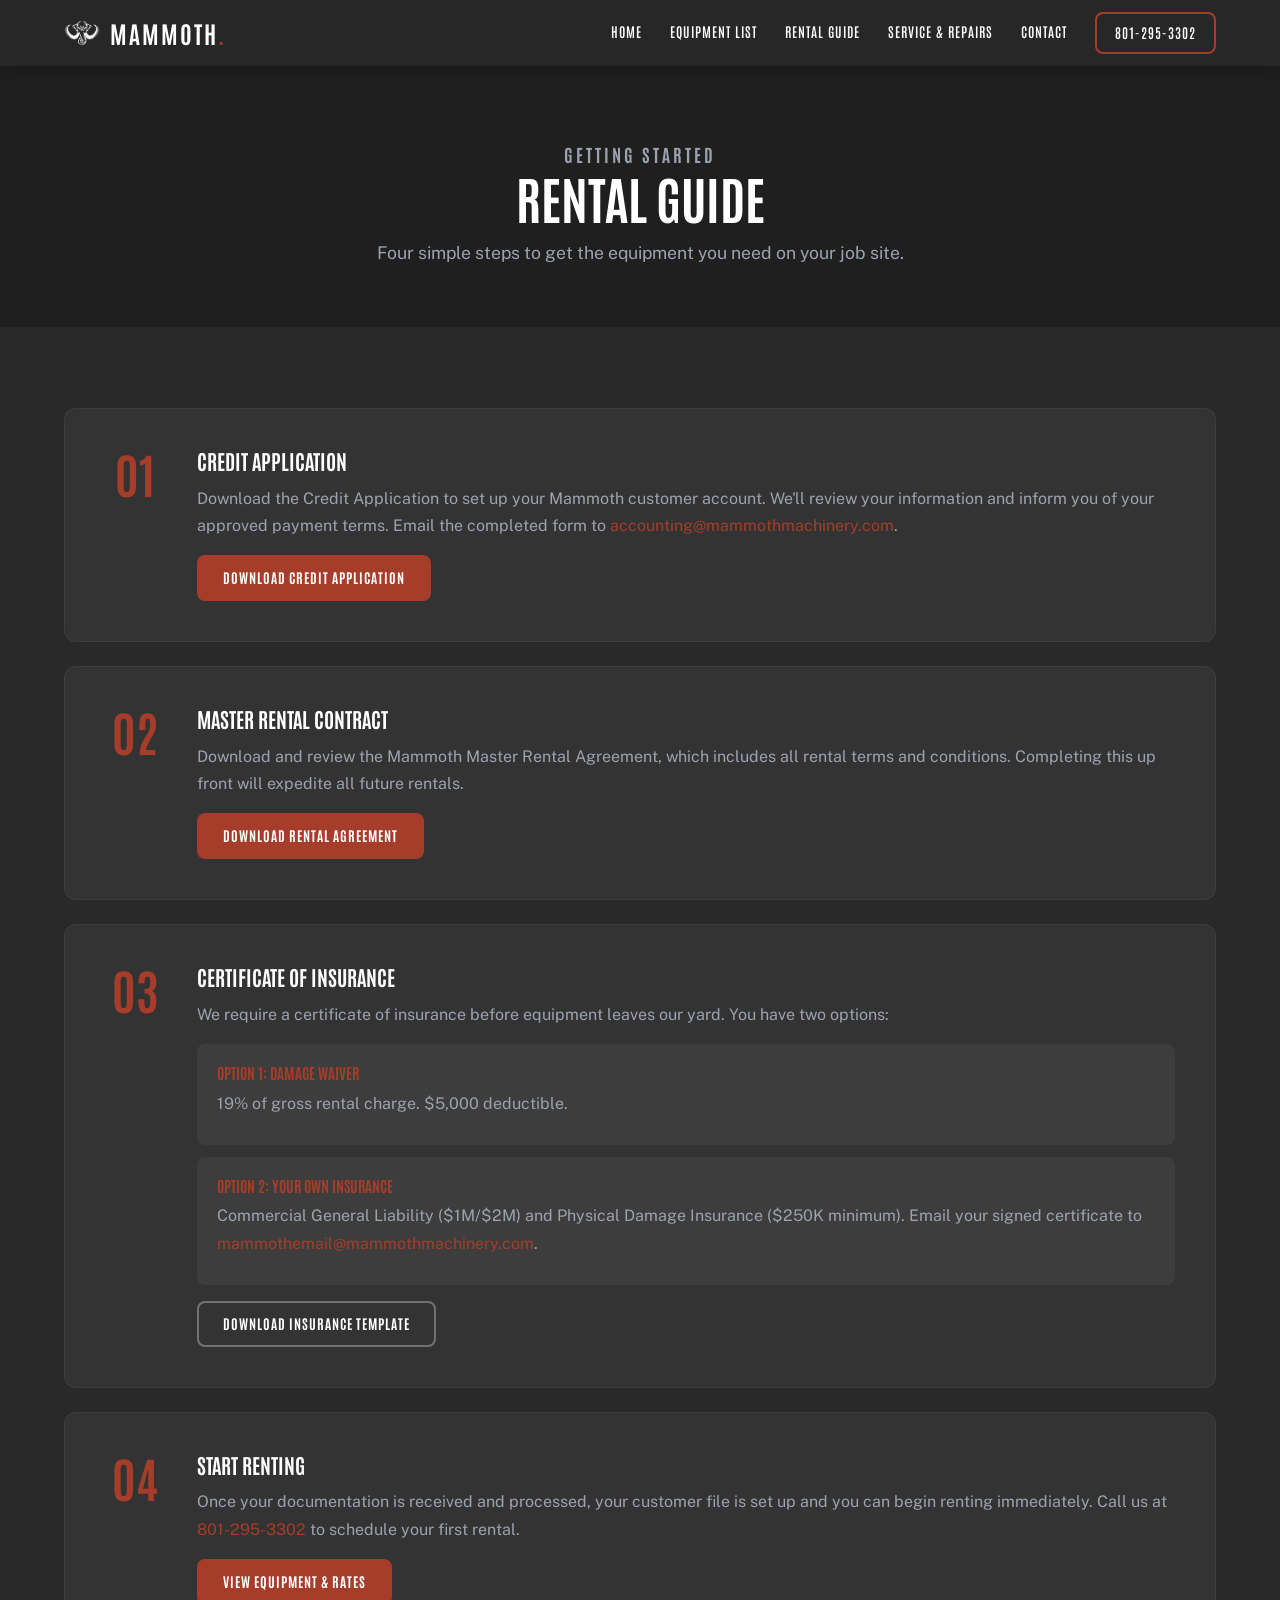
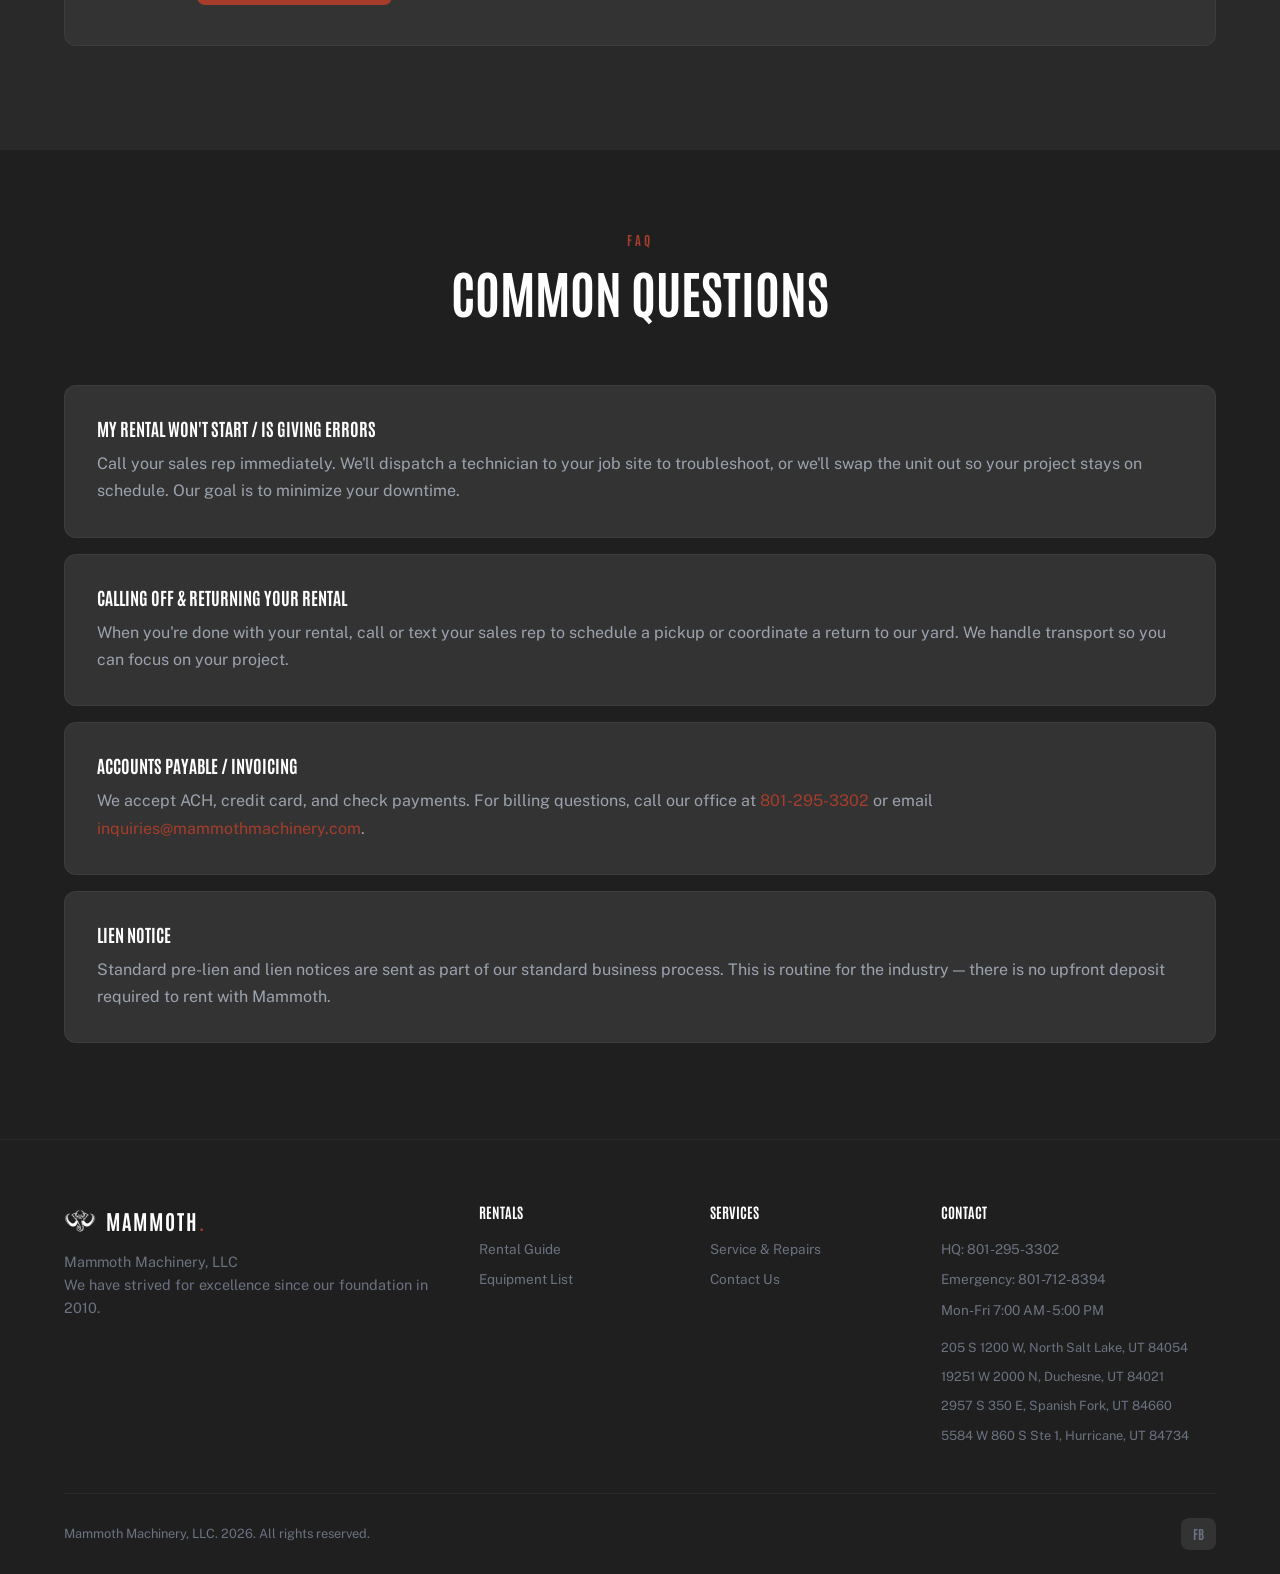
<file: rental-guide.html>
<!DOCTYPE html>
<html lang="en">
<head>
  <meta charset="UTF-8">
  <meta name="viewport" content="width=device-width, initial-scale=1.0">
  <title>Rental Guide — Mammoth Machinery</title>
  <meta name="description" content="How to rent heavy equipment from Mammoth Machinery. Credit application, rental agreement, insurance requirements, and FAQs.">
  <link rel="icon" type="image/png" href="assets/mammoth-logo-red.png">
  <link rel="preconnect" href="https://fonts.googleapis.com">
  <link rel="preconnect" href="https://fonts.gstatic.com" crossorigin>
  <link href="https://fonts.googleapis.com/css2?family=Antonio:wght@400;500;600;700&family=Public+Sans:wght@300;400;500;600;700&display=swap" rel="stylesheet">
  <link rel="stylesheet" href="style.css">
</head>
<body>

  <!-- Navigation -->
  <nav id="navbar" class="scrolled">
    <div class="nav-container">
      <a href="./" class="nav-logo">
        <img src="assets/mammoth-logo-white.png" alt="Mammoth Machinery" class="logo-img">
        <span class="logo-text">MAMMOTH<span class="logo-accent">.</span></span>
      </a>
      <a href="tel:801-295-3302" class="nav-phone-mobile" aria-label="Call Mammoth Machinery">
        <svg viewBox="0 0 24 24" fill="none" stroke="currentColor" stroke-width="2" stroke-linecap="round" stroke-linejoin="round"><path d="M22 16.92v3a2 2 0 0 1-2.18 2 19.79 19.79 0 0 1-8.63-3.07 19.5 19.5 0 0 1-6-6 19.79 19.79 0 0 1-3.07-8.67A2 2 0 0 1 4.11 2h3a2 2 0 0 1 2 1.72 12.84 12.84 0 0 0 .7 2.81 2 2 0 0 1-.45 2.11L8.09 9.91a16 16 0 0 0 6 6l1.27-1.27a2 2 0 0 1 2.11-.45 12.84 12.84 0 0 0 2.81.7A2 2 0 0 1 22 16.92z"/></svg>
      </a>
      <button class="nav-toggle" id="navToggle" aria-label="Toggle menu">
        <span></span><span></span><span></span>
      </button>
      <ul class="nav-links" id="navLinks">
        <li><a href="./">Home</a></li>
        <li><a href="equipment-list.html">Equipment List</a></li>
        <li><a href="rental-guide.html">Rental Guide</a></li>
        <li><a href="service.html">Service &amp; Repairs</a></li>
        <li><a href="index.html#contact">Contact</a></li>
        <li><a href="tel:801-295-3302" class="nav-phone"><span class="phone-text">801-295-3302</span></a></li>
      </ul>
    </div>
  </nav>

  <!-- Page Header -->
  <section class="page-header">
    <div class="container">
      <p class="section-tag">GETTING STARTED</p>
      <h1>Rental Guide</h1>
      <p>Four simple steps to get the equipment you need on your job site.</p>
    </div>
  </section>

  <!-- Rental Steps -->
  <section class="rental-steps">
    <div class="container">
      <div class="step-card reveal">
        <div class="step-number">01</div>
        <div class="step-content">
          <h3>Credit Application</h3>
          <p>Download the Credit Application to set up your Mammoth customer account. We'll review your information and inform you of your approved payment terms. Email the completed form to <a href="mailto:accounting@mammothmachinery.com" style="color:var(--primary);">accounting@mammothmachinery.com</a>.</p>
          <a href="https://drive.google.com/file/d/1Y8k4Dn1-D_KKYsGgNKwp_jxb7lEGVe5G/view?usp=sharing" target="_blank" rel="noopener" class="btn btn-primary">Download Credit Application</a>
        </div>
      </div>

      <div class="step-card reveal">
        <div class="step-number">02</div>
        <div class="step-content">
          <h3>Master Rental Contract</h3>
          <p>Download and review the Mammoth Master Rental Agreement, which includes all rental terms and conditions. Completing this up front will expedite all future rentals.</p>
          <a href="https://drive.google.com/file/d/1gBczVICcRLT0PpiPQ9bO4hAR7Oyhbp4m/view?usp=drive_link" target="_blank" rel="noopener" class="btn btn-primary">Download Rental Agreement</a>
        </div>
      </div>

      <div class="step-card reveal">
        <div class="step-number">03</div>
        <div class="step-content">
          <h3>Certificate of Insurance</h3>
          <p>We require a certificate of insurance before equipment leaves our yard. You have two options:</p>
          <div class="step-options">
            <h4>Option 1: Damage Waiver</h4>
            <p>19% of gross rental charge. $5,000 deductible.</p>
          </div>
          <div class="step-options" style="margin-top:12px;">
            <h4>Option 2: Your Own Insurance</h4>
            <p>Commercial General Liability ($1M/$2M) and Physical Damage Insurance ($250K minimum). Email your signed certificate to <a href="mailto:mammothemail@mammothmachinery.com" style="color:var(--primary);">mammothemail@mammothmachinery.com</a>.</p>
          </div>
          <div style="margin-top:16px;">
            <a href="https://drive.google.com/file/d/1cDWnoflRzpT9auk4hy_dgUVX0mPfPfie/view?usp=sharing" target="_blank" rel="noopener" class="btn btn-outline">Download Insurance Template</a>
          </div>
        </div>
      </div>

      <div class="step-card reveal">
        <div class="step-number">04</div>
        <div class="step-content">
          <h3>Start Renting</h3>
          <p>Once your documentation is received and processed, your customer file is set up and you can begin renting immediately. Call us at <a href="tel:801-295-3302" style="color:var(--primary);">801-295-3302</a> to schedule your first rental.</p>
          <a href="equipment-list.html" class="btn btn-primary">View Equipment &amp; Rates</a>
        </div>
      </div>
    </div>
  </section>

  <!-- FAQ Section -->
  <section class="faq-section">
    <div class="container">
      <div class="section-header reveal">
        <p class="section-tag">FAQ</p>
        <h2>Common Questions</h2>
      </div>

      <div class="faq-card reveal">
        <h3>My Rental Won't Start / Is Giving Errors</h3>
        <p>Call your sales rep immediately. We'll dispatch a technician to your job site to troubleshoot, or we'll swap the unit out so your project stays on schedule. Our goal is to minimize your downtime.</p>
      </div>

      <div class="faq-card reveal">
        <h3>Calling Off &amp; Returning Your Rental</h3>
        <p>When you're done with your rental, call or text your sales rep to schedule a pickup or coordinate a return to our yard. We handle transport so you can focus on your project.</p>
      </div>

      <div class="faq-card reveal">
        <h3>Accounts Payable / Invoicing</h3>
        <p>We accept ACH, credit card, and check payments. For billing questions, call our office at <a href="tel:801-295-3302" style="color:var(--primary);">801-295-3302</a> or email <a href="mailto:inquiries@mammothmachinery.com" style="color:var(--primary);">inquiries@mammothmachinery.com</a>.</p>
      </div>

      <div class="faq-card reveal">
        <h3>Lien Notice</h3>
        <p>Standard pre-lien and lien notices are sent as part of our standard business process. This is routine for the industry — there is no upfront deposit required to rent with Mammoth.</p>
      </div>
    </div>
  </section>

  <!-- Footer -->
  <footer>
    <div class="container">
      <div class="footer-content">
        <div class="footer-brand">
          <div class="footer-brand-logo">
            <img src="assets/mammoth-logo-white.png" alt="Mammoth Machinery" class="logo-img">
            <span class="logo-text">MAMMOTH<span class="logo-accent">.</span></span>
          </div>
          <p>Mammoth Machinery, LLC<br>We have strived for excellence since our foundation in 2010.</p>
        </div>
        <div class="footer-links">
          <h4>Rentals</h4>
          <a href="rental-guide.html">Rental Guide</a>
          <a href="equipment-list.html">Equipment List</a>
        </div>
        <div class="footer-links">
          <h4>Services</h4>
          <a href="service.html">Service &amp; Repairs</a>
          <a href="index.html#contact">Contact Us</a>
        </div>
        <div class="footer-links">
          <h4>Contact</h4>
          <a href="tel:801-295-3302">HQ: 801-295-3302</a>
          <a href="tel:801-712-8394">Emergency: 801-712-8394</a>
          <span>Mon-Fri 7:00 AM - 5:00 PM</span>
          <span style="margin-top:8px; display:block; font-size:0.8rem;">205 S 1200 W, North Salt Lake, UT 84054</span>
          <span style="display:block; font-size:0.8rem;">19251 W 2000 N, Duchesne, UT 84021</span>
          <span style="display:block; font-size:0.8rem;">2957 S 350 E, Spanish Fork, UT 84660</span>
          <span style="display:block; font-size:0.8rem;">5584 W 860 S Ste 1, Hurricane, UT 84734</span>
        </div>
      </div>
      <div class="footer-bottom">
        <p>Mammoth Machinery, LLC. 2026. All rights reserved.</p>
        <div class="footer-social">
          <a href="https://www.facebook.com/p/Mammoth-Machinery-100063455349726/" target="_blank" rel="noopener" aria-label="Facebook">FB</a>
        </div>
      </div>
    </div>
  </footer>

  <script src="script.js"></script>
</body>
</html>
</file>
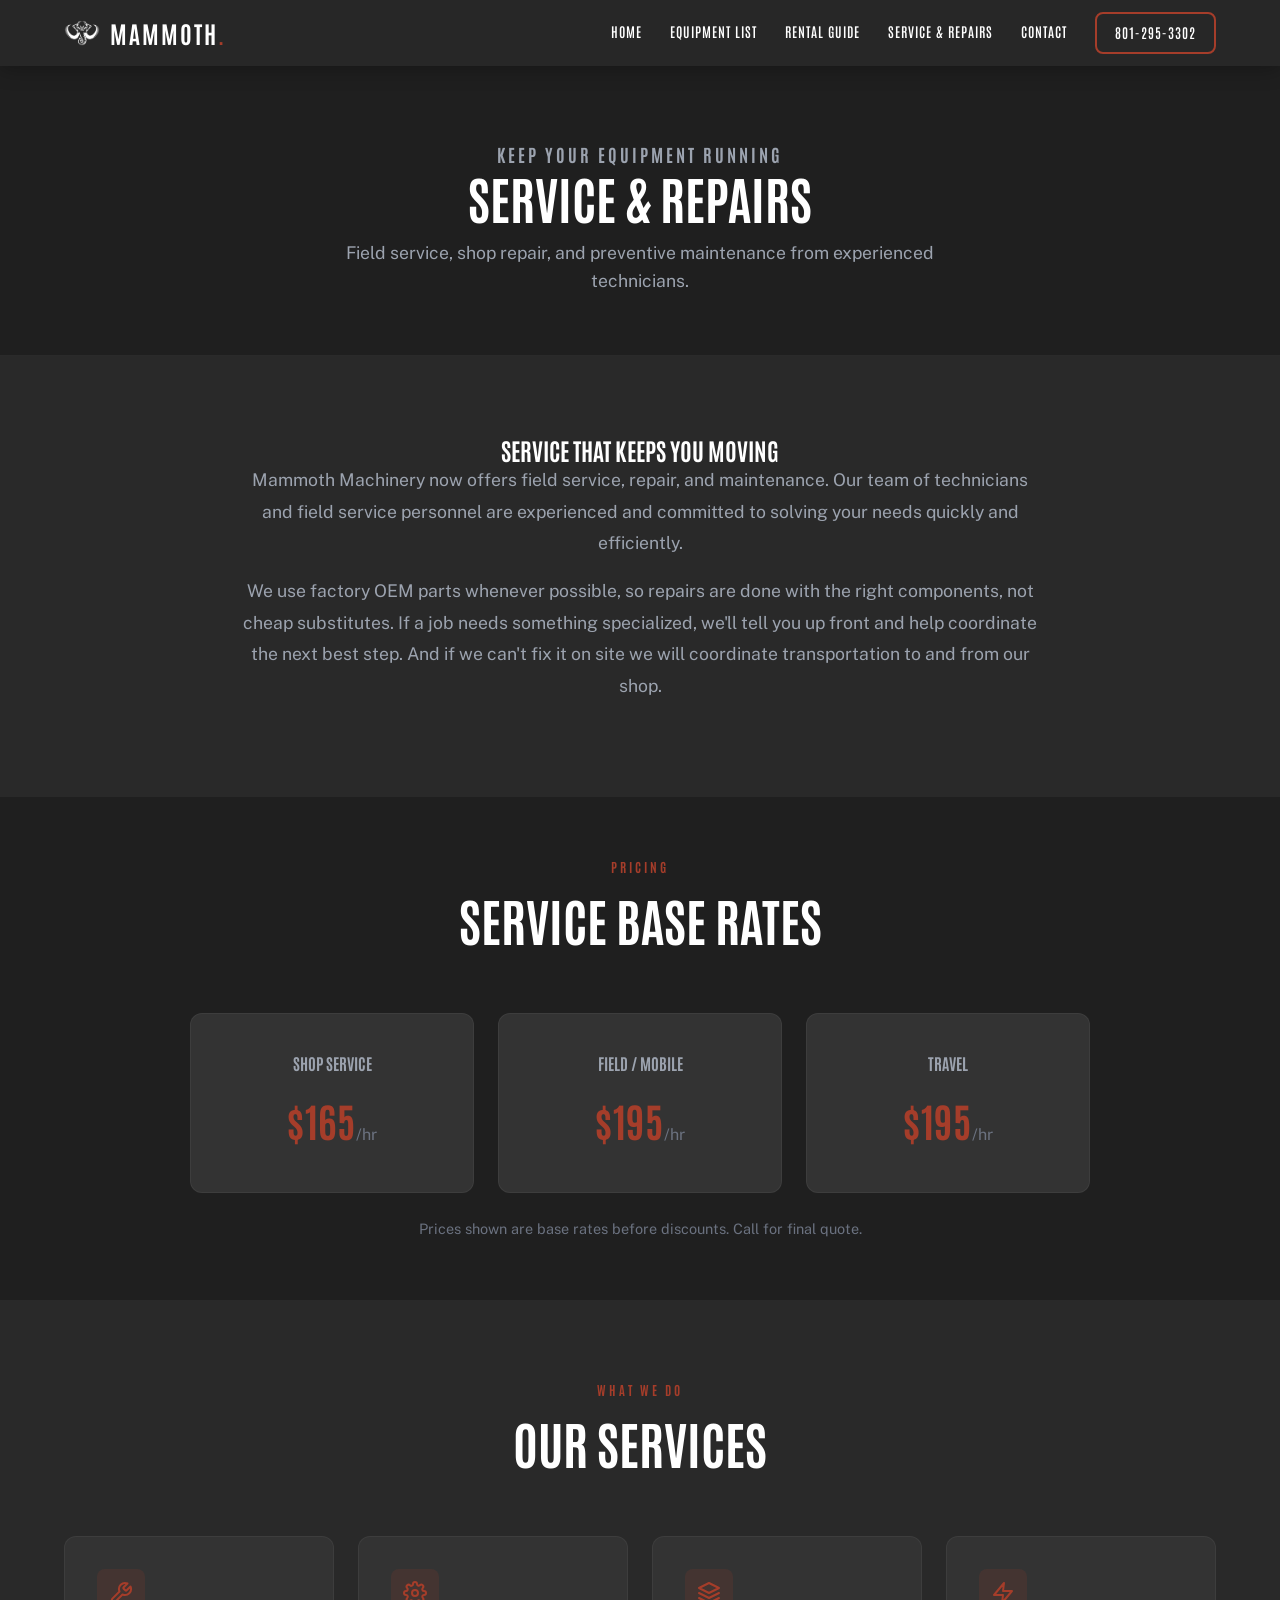
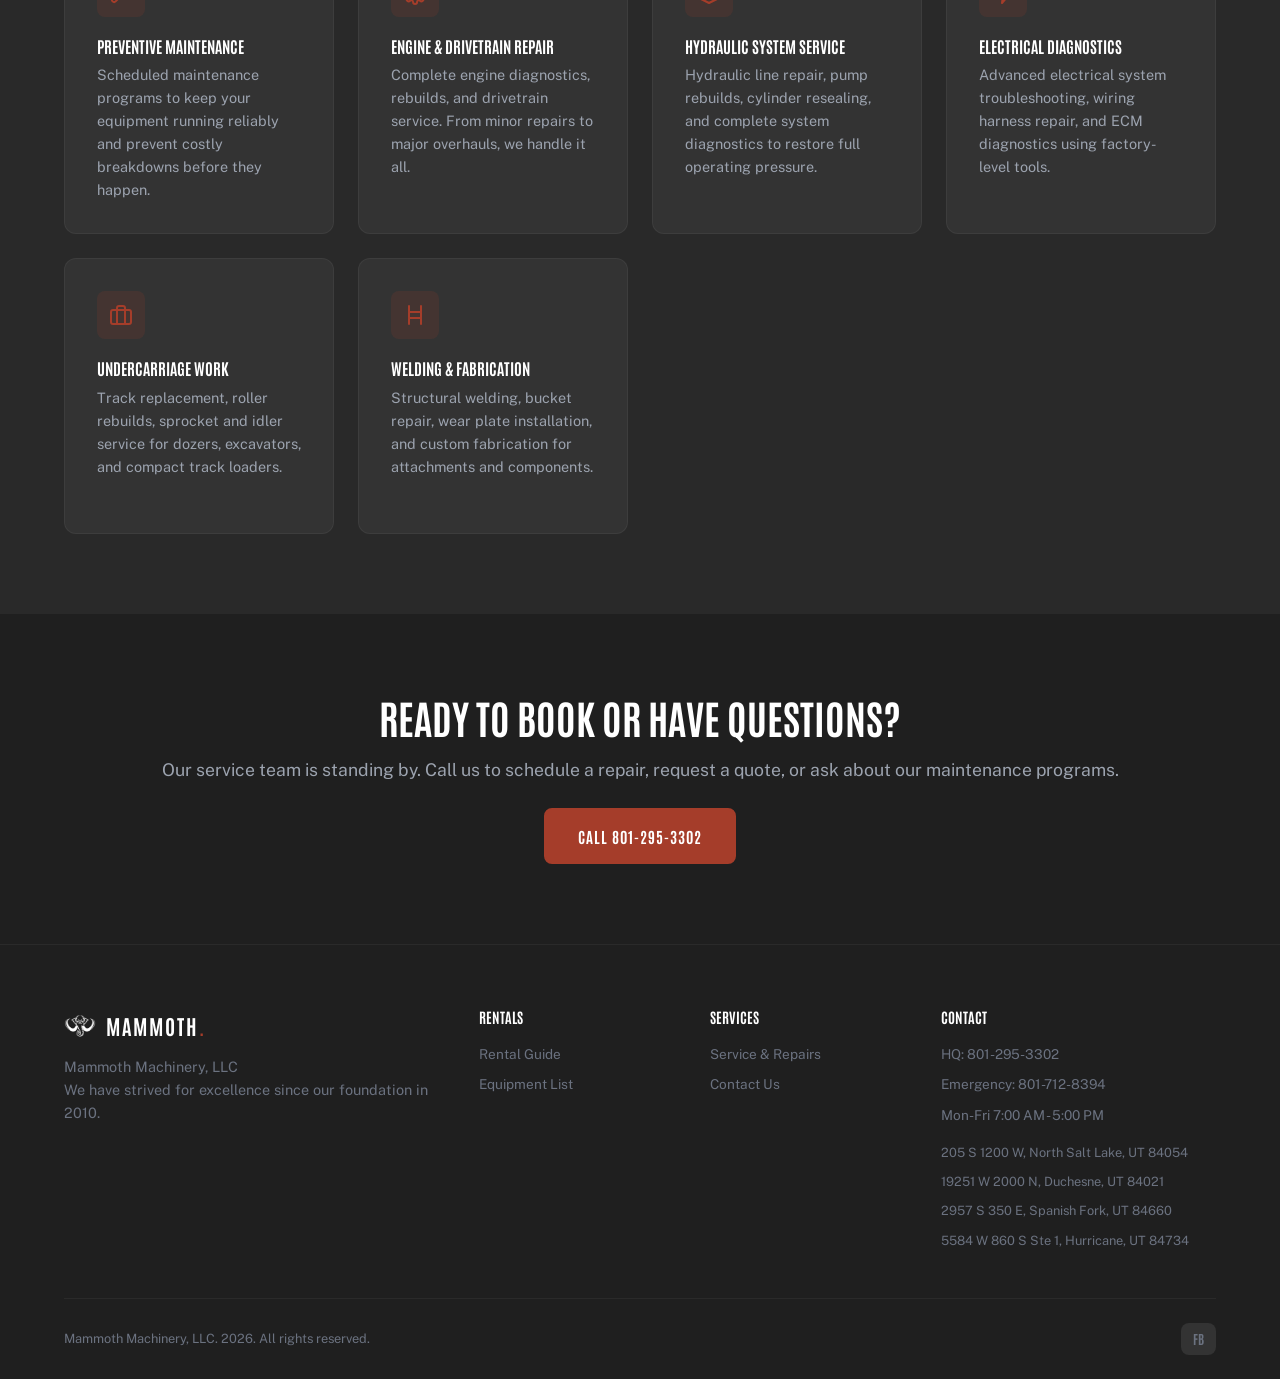
<file: service.html>
<!DOCTYPE html>
<html lang="en">
<head>
  <meta charset="UTF-8">
  <meta name="viewport" content="width=device-width, initial-scale=1.0">
  <title>Service &amp; Repairs — Mammoth Machinery</title>
  <meta name="description" content="Mammoth Machinery offers field service, repair, and maintenance for heavy equipment. Shop and mobile service available. OEM parts. Call for a quote.">
  <link rel="icon" type="image/png" href="assets/mammoth-logo-red.png">
  <link rel="preconnect" href="https://fonts.googleapis.com">
  <link rel="preconnect" href="https://fonts.gstatic.com" crossorigin>
  <link href="https://fonts.googleapis.com/css2?family=Antonio:wght@400;500;600;700&family=Public+Sans:wght@300;400;500;600;700&display=swap" rel="stylesheet">
  <link rel="stylesheet" href="style.css">
</head>
<body>

  <!-- Navigation -->
  <nav id="navbar" class="scrolled">
    <div class="nav-container">
      <a href="./" class="nav-logo">
        <img src="assets/mammoth-logo-white.png" alt="Mammoth Machinery" class="logo-img">
        <span class="logo-text">MAMMOTH<span class="logo-accent">.</span></span>
      </a>
      <a href="tel:801-295-3302" class="nav-phone-mobile" aria-label="Call Mammoth Machinery">
        <svg viewBox="0 0 24 24" fill="none" stroke="currentColor" stroke-width="2" stroke-linecap="round" stroke-linejoin="round"><path d="M22 16.92v3a2 2 0 0 1-2.18 2 19.79 19.79 0 0 1-8.63-3.07 19.5 19.5 0 0 1-6-6 19.79 19.79 0 0 1-3.07-8.67A2 2 0 0 1 4.11 2h3a2 2 0 0 1 2 1.72 12.84 12.84 0 0 0 .7 2.81 2 2 0 0 1-.45 2.11L8.09 9.91a16 16 0 0 0 6 6l1.27-1.27a2 2 0 0 1 2.11-.45 12.84 12.84 0 0 0 2.81.7A2 2 0 0 1 22 16.92z"/></svg>
      </a>
      <button class="nav-toggle" id="navToggle" aria-label="Toggle menu">
        <span></span><span></span><span></span>
      </button>
      <ul class="nav-links" id="navLinks">
        <li><a href="./">Home</a></li>
        <li><a href="equipment-list.html">Equipment List</a></li>
        <li><a href="rental-guide.html">Rental Guide</a></li>
        <li><a href="service.html">Service &amp; Repairs</a></li>
        <li><a href="index.html#contact">Contact</a></li>
        <li><a href="tel:801-295-3302" class="nav-phone"><span class="phone-text">801-295-3302</span></a></li>
      </ul>
    </div>
  </nav>

  <!-- Page Header -->
  <section class="page-header">
    <div class="container">
      <p class="section-tag">KEEP YOUR EQUIPMENT RUNNING</p>
      <h1>Service &amp; Repairs</h1>
      <p>Field service, shop repair, and preventive maintenance from experienced technicians.</p>
    </div>
  </section>

  <!-- Service Intro -->
  <section class="service-intro">
    <div class="container">
      <div class="service-intro-content reveal">
        <h2>Service That Keeps You Moving</h2>
        <p>Mammoth Machinery now offers field service, repair, and maintenance. Our team of technicians and field service personnel are experienced and committed to solving your needs quickly and efficiently.</p>
        <p>We use factory OEM parts whenever possible, so repairs are done with the right components, not cheap substitutes. If a job needs something specialized, we'll tell you up front and help coordinate the next best step. And if we can't fix it on site we will coordinate transportation to and from our shop.</p>
      </div>
    </div>
  </section>

  <!-- Service Pricing -->
  <section class="service-pricing">
    <div class="container">
      <div class="section-header reveal">
        <p class="section-tag">PRICING</p>
        <h2>Service Base Rates</h2>
      </div>
      <div class="pricing-grid">
        <div class="pricing-card reveal">
          <h3>Shop Service</h3>
          <div class="pricing-amount">$165<span class="pricing-unit">/hr</span></div>
        </div>
        <div class="pricing-card reveal">
          <h3>Field / Mobile</h3>
          <div class="pricing-amount">$195<span class="pricing-unit">/hr</span></div>
        </div>
        <div class="pricing-card reveal">
          <h3>Travel</h3>
          <div class="pricing-amount">$195<span class="pricing-unit">/hr</span></div>
        </div>
      </div>
      <p class="pricing-note reveal">Prices shown are base rates before discounts. Call for final quote.</p>
    </div>
  </section>

  <!-- Our Services -->
  <section class="service-cards-section">
    <div class="container">
      <div class="section-header reveal">
        <p class="section-tag">WHAT WE DO</p>
        <h2>Our Services</h2>
      </div>
      <div class="service-grid">
        <div class="service-card reveal">
          <div class="service-card-icon">
            <svg width="24" height="24" viewBox="0 0 24 24" fill="none" stroke="currentColor" stroke-width="2" stroke-linecap="round" stroke-linejoin="round"><path d="M14.7 6.3a1 1 0 0 0 0 1.4l1.6 1.6a1 1 0 0 0 1.4 0l3.77-3.77a6 6 0 0 1-7.94 7.94l-6.91 6.91a2.12 2.12 0 0 1-3-3l6.91-6.91a6 6 0 0 1 7.94-7.94l-3.76 3.76z"/></svg>
          </div>
          <h3>Preventive Maintenance</h3>
          <p>Scheduled maintenance programs to keep your equipment running reliably and prevent costly breakdowns before they happen.</p>
        </div>
        <div class="service-card reveal">
          <div class="service-card-icon">
            <svg width="24" height="24" viewBox="0 0 24 24" fill="none" stroke="currentColor" stroke-width="2" stroke-linecap="round" stroke-linejoin="round"><circle cx="12" cy="12" r="3"/><path d="M19.4 15a1.65 1.65 0 0 0 .33 1.82l.06.06a2 2 0 0 1-2.83 2.83l-.06-.06a1.65 1.65 0 0 0-1.82-.33 1.65 1.65 0 0 0-1 1.51V21a2 2 0 0 1-4 0v-.09A1.65 1.65 0 0 0 9 19.4a1.65 1.65 0 0 0-1.82.33l-.06.06a2 2 0 0 1-2.83-2.83l.06-.06A1.65 1.65 0 0 0 4.68 15a1.65 1.65 0 0 0-1.51-1H3a2 2 0 0 1 0-4h.09A1.65 1.65 0 0 0 4.6 9a1.65 1.65 0 0 0-.33-1.82l-.06-.06a2 2 0 0 1 2.83-2.83l.06.06A1.65 1.65 0 0 0 9 4.68a1.65 1.65 0 0 0 1-1.51V3a2 2 0 0 1 4 0v.09a1.65 1.65 0 0 0 1 1.51 1.65 1.65 0 0 0 1.82-.33l.06-.06a2 2 0 0 1 2.83 2.83l-.06.06A1.65 1.65 0 0 0 19.4 9a1.65 1.65 0 0 0 1.51 1H21a2 2 0 0 1 0 4h-.09a1.65 1.65 0 0 0-1.51 1z"/></svg>
          </div>
          <h3>Engine &amp; Drivetrain Repair</h3>
          <p>Complete engine diagnostics, rebuilds, and drivetrain service. From minor repairs to major overhauls, we handle it all.</p>
        </div>
        <div class="service-card reveal">
          <div class="service-card-icon">
            <svg width="24" height="24" viewBox="0 0 24 24" fill="none" stroke="currentColor" stroke-width="2" stroke-linecap="round" stroke-linejoin="round"><path d="M12 2L2 7l10 5 10-5-10-5z"/><path d="M2 17l10 5 10-5"/><path d="M2 12l10 5 10-5"/></svg>
          </div>
          <h3>Hydraulic System Service</h3>
          <p>Hydraulic line repair, pump rebuilds, cylinder resealing, and complete system diagnostics to restore full operating pressure.</p>
        </div>
        <div class="service-card reveal">
          <div class="service-card-icon">
            <svg width="24" height="24" viewBox="0 0 24 24" fill="none" stroke="currentColor" stroke-width="2" stroke-linecap="round" stroke-linejoin="round"><path d="M13 2L3 14h9l-1 8 10-12h-9l1-8z"/></svg>
          </div>
          <h3>Electrical Diagnostics</h3>
          <p>Advanced electrical system troubleshooting, wiring harness repair, and ECM diagnostics using factory-level tools.</p>
        </div>
        <div class="service-card reveal">
          <div class="service-card-icon">
            <svg width="24" height="24" viewBox="0 0 24 24" fill="none" stroke="currentColor" stroke-width="2" stroke-linecap="round" stroke-linejoin="round"><rect x="2" y="7" width="20" height="14" rx="2" ry="2"/><path d="M16 21V5a2 2 0 0 0-2-2h-4a2 2 0 0 0-2 2v16"/></svg>
          </div>
          <h3>Undercarriage Work</h3>
          <p>Track replacement, roller rebuilds, sprocket and idler service for dozers, excavators, and compact track loaders.</p>
        </div>
        <div class="service-card reveal">
          <div class="service-card-icon">
            <svg width="24" height="24" viewBox="0 0 24 24" fill="none" stroke="currentColor" stroke-width="2" stroke-linecap="round" stroke-linejoin="round"><path d="M6 3v18"/><path d="M18 3v18"/><path d="M6 9h12"/><path d="M6 15h12"/></svg>
          </div>
          <h3>Welding &amp; Fabrication</h3>
          <p>Structural welding, bucket repair, wear plate installation, and custom fabrication for attachments and components.</p>
        </div>
        <div class="service-card reveal">
          <div class="service-card-icon">
            <svg width="24" height="24" viewBox="0 0 24 24" fill="none" stroke="currentColor" stroke-width="2" stroke-linecap="round" stroke-linejoin="round"><rect x="1" y="3" width="15" height="13"/><polygon points="16 8 20 8 23 11 23 16 16 16 16 8"/><circle cx="5.5" cy="18.5" r="2.5"/><circle cx="18.5" cy="18.5" r="2.5"/></svg>
          </div>
          <h3>Field Service &amp; Emergency Repair</h3>
          <p>Our mobile technicians come to your job site for on-site repairs. Minimize downtime with rapid-response field service.</p>
        </div>
      </div>
    </div>
  </section>

  <!-- Service CTA -->
  <section class="service-cta">
    <div class="container reveal">
      <h2>Ready to Book or Have Questions?</h2>
      <p>Our service team is standing by. Call us to schedule a repair, request a quote, or ask about our maintenance programs.</p>
      <a href="tel:801-295-3302" class="btn btn-primary">Call 801-295-3302</a>
    </div>
  </section>

  <!-- Footer -->
  <footer>
    <div class="container">
      <div class="footer-content">
        <div class="footer-brand">
          <div class="footer-brand-logo">
            <img src="assets/mammoth-logo-white.png" alt="Mammoth Machinery" class="logo-img">
            <span class="logo-text">MAMMOTH<span class="logo-accent">.</span></span>
          </div>
          <p>Mammoth Machinery, LLC<br>We have strived for excellence since our foundation in 2010.</p>
        </div>
        <div class="footer-links">
          <h4>Rentals</h4>
          <a href="rental-guide.html">Rental Guide</a>
          <a href="equipment-list.html">Equipment List</a>
        </div>
        <div class="footer-links">
          <h4>Services</h4>
          <a href="service.html">Service &amp; Repairs</a>
          <a href="index.html#contact">Contact Us</a>
        </div>
        <div class="footer-links">
          <h4>Contact</h4>
          <a href="tel:801-295-3302">HQ: 801-295-3302</a>
          <a href="tel:801-712-8394">Emergency: 801-712-8394</a>
          <span>Mon-Fri 7:00 AM - 5:00 PM</span>
          <span style="margin-top:8px; display:block; font-size:0.8rem;">205 S 1200 W, North Salt Lake, UT 84054</span>
          <span style="display:block; font-size:0.8rem;">19251 W 2000 N, Duchesne, UT 84021</span>
          <span style="display:block; font-size:0.8rem;">2957 S 350 E, Spanish Fork, UT 84660</span>
          <span style="display:block; font-size:0.8rem;">5584 W 860 S Ste 1, Hurricane, UT 84734</span>
        </div>
      </div>
      <div class="footer-bottom">
        <p>Mammoth Machinery, LLC. 2026. All rights reserved.</p>
        <div class="footer-social">
          <a href="https://www.facebook.com/p/Mammoth-Machinery-100063455349726/" target="_blank" rel="noopener" aria-label="Facebook">FB</a>
        </div>
      </div>
    </div>
  </footer>

  <script src="script.js"></script>
</body>
</html>
</file>
<file: style.css>
/* ===== MAMMOTH MACHINERY — STYLE v3 ===== */

:root {
  --primary: #A53D2A;
  --primary-dark: #8B3222;
  --primary-light: #C4513C;
  --dark: #292929;
  --dark-2: #1F1F1F;
  --dark-3: #333333;
  --dark-4: #3D3D3D;
  --gray: #6B7280;
  --gray-light: #9CA3AF;
  --border-subtle: #949494;
  --white: #FFFFFF;
  --off-white: #F9FAFB;
  --cream: #E1D8C7;
  --font-heading: 'Antonio', sans-serif;
  --font-body: 'Public Sans', sans-serif;
  --radius: 12px;
  --radius-sm: 8px;
  --shadow: 0 4px 24px rgba(0,0,0,0.12);
  --shadow-lg: 0 12px 48px rgba(0,0,0,0.2);
  --transition: 0.3s cubic-bezier(0.4, 0, 0.2, 1);
}

*, *::before, *::after {
  margin: 0;
  padding: 0;
  box-sizing: border-box;
}

html {
  scroll-behavior: smooth;
  font-size: 16px;
}

body {
  font-family: var(--font-body);
  background: var(--dark);
  color: var(--white);
  line-height: 1.6;
  overflow-x: hidden;
}

.container {
  max-width: 1200px;
  margin: 0 auto;
  padding: 0 24px;
}

img {
  max-width: 100%;
  height: auto;
  display: block;
}

a {
  color: inherit;
  text-decoration: none;
}

/* ===== TYPOGRAPHY ===== */

h1, h2, h3, h4 {
  font-family: var(--font-heading);
  font-weight: 700;
  line-height: 1.15;
  text-transform: uppercase;
}

.text-accent {
  color: var(--primary);
}

.section-tag {
  font-family: var(--font-heading);
  font-weight: 700;
  font-size: 0.8rem;
  letter-spacing: 3px;
  text-transform: uppercase;
  color: var(--primary);
  margin-bottom: 12px;
}

.section-header {
  text-align: center;
  margin-bottom: 64px;
}

.section-header h2 {
  font-size: clamp(2rem, 5vw, 3.2rem);
  margin-bottom: 16px;
}

.section-sub {
  font-size: 1.1rem;
  color: var(--gray-light);
  max-width: 600px;
  margin: 0 auto;
  text-transform: none;
}

/* ===== BUTTONS ===== */

.btn {
  display: inline-flex;
  align-items: center;
  gap: 8px;
  padding: 14px 32px;
  font-family: var(--font-heading);
  font-weight: 700;
  font-size: 0.95rem;
  border-radius: var(--radius-sm);
  cursor: pointer;
  transition: var(--transition);
  border: 2px solid transparent;
  text-transform: uppercase;
  letter-spacing: 1px;
}

.btn-primary {
  background: var(--primary);
  color: var(--white);
  border-color: var(--primary);
}

.btn-primary:hover {
  background: var(--primary-dark);
  border-color: var(--primary-dark);
  transform: translateY(-2px);
  box-shadow: 0 8px 32px rgba(165, 61, 42, 0.3);
}

.btn-outline {
  background: transparent;
  color: var(--white);
  border-color: rgba(255,255,255,0.3);
}

.btn-outline:hover {
  border-color: var(--white);
  background: rgba(255,255,255,0.05);
  transform: translateY(-2px);
}

.btn-full {
  width: 100%;
  justify-content: center;
}

/* ===== LOGO ===== */

.logo-img {
  height: 36px;
  width: auto;
}

/* ===== NAVIGATION ===== */

#navbar {
  position: fixed;
  top: 0;
  left: 0;
  right: 0;
  z-index: 1000;
  background: transparent;
  transition: var(--transition);
  padding: 20px 0;
}

#navbar.scrolled {
  background: rgba(41, 41, 41, 0.95);
  backdrop-filter: blur(20px);
  -webkit-backdrop-filter: blur(20px);
  padding: 12px 0;
  box-shadow: 0 2px 20px rgba(0,0,0,0.3);
}

.nav-container {
  max-width: 1200px;
  margin: 0 auto;
  padding: 0 24px;
  display: flex;
  align-items: center;
  justify-content: space-between;
}

.nav-logo {
  display: flex;
  align-items: center;
  gap: 10px;
  z-index: 1001;
}

.logo-text {
  font-family: var(--font-heading);
  font-weight: 700;
  font-size: 1.5rem;
  letter-spacing: 2px;
  text-transform: uppercase;
}

.logo-accent {
  color: var(--primary);
}

.nav-links {
  display: flex;
  align-items: center;
  gap: 28px;
  list-style: none;
}

.nav-links a {
  font-family: var(--font-heading);
  font-weight: 600;
  font-size: 0.85rem;
  letter-spacing: 1px;
  text-transform: uppercase;
  transition: var(--transition);
  position: relative;
}

.nav-links a:not(.nav-cta):not(.nav-phone):hover {
  color: var(--primary);
}

.nav-links a:not(.nav-cta):not(.nav-phone)::after {
  content: '';
  position: absolute;
  bottom: -4px;
  left: 0;
  width: 0;
  height: 2px;
  background: var(--primary);
  transition: var(--transition);
}

.nav-links a:not(.nav-cta):not(.nav-phone):hover::after {
  width: 100%;
}

.nav-cta {
  background: var(--primary);
  color: var(--white) !important;
  padding: 10px 24px;
  border-radius: var(--radius-sm);
  font-weight: 700;
}

.nav-cta:hover {
  background: var(--primary-dark);
  transform: translateY(-1px);
}

.nav-phone {
  display: inline-flex;
  align-items: center;
  gap: 6px;
  background: transparent;
  border: 2px solid var(--primary);
  color: var(--white) !important;
  padding: 8px 18px;
  border-radius: var(--radius-sm);
  font-weight: 700;
  font-family: var(--font-heading);
  font-size: 0.85rem;
  letter-spacing: 1px;
  transition: var(--transition);
  white-space: nowrap;
}

.nav-phone:hover {
  background: var(--primary);
  transform: translateY(-1px);
}

.nav-phone .phone-icon {
  display: none;
}

.nav-phone .phone-text {
  display: inline;
}

.nav-toggle {
  display: none;
  flex-direction: column;
  gap: 5px;
  background: none;
  border: none;
  cursor: pointer;
  z-index: 1001;
  padding: 4px;
}

.nav-toggle span {
  width: 26px;
  height: 2px;
  background: var(--white);
  transition: var(--transition);
  border-radius: 2px;
}

/* ===== HERO ===== */

#hero {
  position: relative;
  min-height: 100vh;
  display: flex;
  align-items: center;
  background: url('assets/hero-bg.png') center/cover no-repeat;
}

.hero-overlay {
  position: absolute;
  inset: 0;
  background: linear-gradient(135deg, rgba(41,41,41,0.92) 0%, rgba(41,41,41,0.7) 50%, rgba(41,41,41,0.85) 100%);
}

.hero-content {
  position: relative;
  max-width: 1200px;
  margin: 0 auto;
  padding: 120px 24px 80px;
}

.hero-tag {
  font-family: var(--font-heading);
  font-weight: 700;
  font-size: 0.8rem;
  letter-spacing: 4px;
  text-transform: uppercase;
  color: var(--primary);
  margin-bottom: 24px;
}

#hero h1 {
  font-size: clamp(2.5rem, 6vw, 4.5rem);
  margin-bottom: 24px;
  max-width: 800px;
}

.hero-sub {
  font-size: 1.2rem;
  color: var(--gray-light);
  max-width: 560px;
  margin-bottom: 40px;
  line-height: 1.7;
  text-transform: none;
}

.hero-actions {
  display: flex;
  gap: 16px;
  flex-wrap: wrap;
}

/* ===== STATS ===== */

#stats {
  padding: 80px 0;
  background: var(--dark-2);
  border-top: 1px solid rgba(255,255,255,0.05);
  border-bottom: 1px solid rgba(255,255,255,0.05);
}

.stats-grid {
  display: grid;
  grid-template-columns: repeat(4, 1fr);
  gap: 32px;
  text-align: center;
}

.stat-card {
  padding: 32px 16px;
}

.stat-number {
  font-family: var(--font-heading);
  font-weight: 700;
  font-size: clamp(2.5rem, 5vw, 3.5rem);
  color: var(--primary);
  display: inline;
}

.stat-plus {
  font-family: var(--font-heading);
  font-weight: 700;
  font-size: clamp(2rem, 4vw, 2.5rem);
  color: var(--primary);
}

.stat-label {
  font-size: 0.9rem;
  color: var(--gray-light);
  margin-top: 8px;
  font-weight: 500;
  text-transform: none;
}

/* ===== EQUIPMENT ===== */

#equipment {
  padding: 120px 0;
  background: var(--dark);
}

.equipment-grid {
  display: grid;
  grid-template-columns: repeat(4, 1fr);
  gap: 20px;
  margin-bottom: 48px;
}

.equipment-card {
  background: var(--dark-3);
  border-radius: var(--radius);
  overflow: hidden;
  transition: var(--transition);
  border: 1px solid rgba(255,255,255,0.05);
}

.equipment-card:hover {
  transform: translateY(-4px);
  box-shadow: var(--shadow-lg);
  border-color: rgba(165, 61, 42, 0.3);
}

.equipment-icon {
  overflow: hidden;
  background: var(--cream);
  display: flex;
  align-items: center;
  justify-content: center;
}

.equipment-icon img {
  width: 100%;
  height: 160px;
  object-fit: contain;
  padding: 12px;
  transition: var(--transition);
}

.equipment-card:hover .equipment-icon img {
  transform: scale(1.05);
}

.equipment-card h3 {
  font-size: 0.95rem;
  padding: 14px 16px 4px;
}

.equipment-card p {
  font-size: 0.8rem;
  color: var(--gray-light);
  padding: 0 16px 16px;
  line-height: 1.5;
  text-transform: none;
}

.equipment-cta {
  text-align: center;
  padding-top: 16px;
}

.equipment-cta p {
  color: var(--gray-light);
  margin-bottom: 16px;
  font-size: 1.1rem;
  text-transform: none;
}

/* ===== WHY MAMMOTH ===== */

#why-mammoth {
  padding: 120px 0;
  background: var(--dark-2);
}

.why-grid {
  display: grid;
  grid-template-columns: repeat(4, 1fr);
  gap: 32px;
  margin-bottom: 48px;
}

.why-card {
  text-align: center;
  padding: 40px 24px;
  background: var(--dark-3);
  border-radius: var(--radius);
  border: 1px solid rgba(255,255,255,0.05);
  transition: var(--transition);
}

.why-card:hover {
  border-color: rgba(165, 61, 42, 0.3);
  transform: translateY(-4px);
}

.why-icon {
  margin-bottom: 20px;
  color: var(--primary);
  display: flex;
  align-items: center;
  justify-content: center;
}

.why-icon svg {
  stroke: var(--primary);
}

.why-card h3 {
  font-size: 1.1rem;
  margin-bottom: 12px;
}

.why-card p {
  color: var(--gray-light);
  font-size: 0.95rem;
  line-height: 1.6;
  text-transform: none;
}

.why-banner {
  background: linear-gradient(135deg, var(--primary-dark), var(--primary));
  border-radius: var(--radius);
  padding: 48px;
  text-align: center;
}

.why-banner h3 {
  font-size: 1.5rem;
  color: var(--white);
  margin-bottom: 12px;
}

.why-banner p {
  color: var(--white);
  max-width: 700px;
  margin: 0 auto;
  font-size: 1.05rem;
  opacity: 0.9;
  line-height: 1.7;
  text-transform: none;
}

/* ===== LOCATIONS ===== */

#locations {
  padding: 120px 0;
  background: var(--dark);
}

.locations-grid {
  display: grid;
  grid-template-columns: repeat(2, 1fr);
  gap: 32px;
  margin-bottom: 48px;
}

.location-card {
  background: var(--dark-3);
  border-radius: var(--radius);
  padding: 40px;
  border: 1px solid rgba(255,255,255,0.05);
  position: relative;
  transition: var(--transition);
}

.location-card:hover {
  border-color: rgba(165, 61, 42, 0.3);
}

.location-badge {
  position: absolute;
  top: 20px;
  right: 20px;
  background: var(--primary);
  color: var(--white);
  font-family: var(--font-heading);
  font-weight: 700;
  font-size: 0.7rem;
  letter-spacing: 2px;
  padding: 4px 14px;
  border-radius: 20px;
}

.location-card h3 {
  font-size: 1.5rem;
  margin-bottom: 4px;
}

.location-region {
  color: var(--primary);
  font-weight: 600;
  font-size: 0.85rem;
  margin-bottom: 16px;
  text-transform: none;
}

.location-card > p {
  color: var(--gray-light);
  margin-bottom: 20px;
  line-height: 1.6;
  text-transform: none;
}

.location-features {
  list-style: none;
  display: flex;
  flex-direction: column;
  gap: 8px;
}

.location-features li {
  color: var(--gray-light);
  font-size: 0.9rem;
  padding-left: 20px;
  position: relative;
  text-transform: none;
}

.location-features li::before {
  content: '\2713';
  position: absolute;
  left: 0;
  color: var(--primary);
  font-weight: 700;
}

.states-served {
  text-align: center;
  padding: 48px;
  background: var(--dark-3);
  border-radius: var(--radius);
  border: 1px solid rgba(255,255,255,0.05);
}

.states-served h3 {
  font-size: 1.2rem;
  margin-bottom: 20px;
}

.states-list {
  display: flex;
  flex-wrap: wrap;
  justify-content: center;
  gap: 12px;
}

.state-tag {
  background: var(--dark-4);
  color: var(--gray-light);
  padding: 8px 20px;
  border-radius: 24px;
  font-size: 0.9rem;
  font-weight: 600;
  border: 1px solid rgba(255,255,255,0.08);
  transition: var(--transition);
}

.state-tag:hover {
  border-color: var(--primary);
  color: var(--primary);
}

/* ===== CONTACT ===== */

#contact {
  padding: 120px 0;
  background: var(--dark-2);
}

.contact-wrapper {
  display: grid;
  grid-template-columns: 1fr 1fr;
  gap: 64px;
  align-items: start;
}

.contact-info h2 {
  font-size: clamp(2rem, 4vw, 2.8rem);
  margin-bottom: 16px;
}

.contact-info > p {
  color: var(--gray-light);
  margin-bottom: 32px;
  line-height: 1.7;
  text-transform: none;
}

.contact-methods {
  display: flex;
  flex-direction: column;
  gap: 20px;
}

.contact-method {
  display: flex;
  align-items: center;
  gap: 16px;
  padding: 16px;
  background: var(--dark-3);
  border-radius: var(--radius-sm);
  transition: var(--transition);
  border: 1px solid rgba(255,255,255,0.05);
}

.contact-method:hover {
  border-color: rgba(165, 61, 42, 0.3);
}

.contact-icon {
  display: flex;
  align-items: center;
  justify-content: center;
  flex-shrink: 0;
  color: var(--primary);
}

.contact-icon svg {
  stroke: var(--primary);
}

.contact-method strong {
  display: block;
  font-size: 0.95rem;
}

.contact-method span {
  font-size: 0.8rem;
  color: var(--gray-light);
}

.contact-form {
  display: flex;
  flex-direction: column;
  gap: 16px;
}

.form-group input,
.form-group select,
.form-group textarea {
  width: 100%;
  padding: 14px 18px;
  background: var(--dark-3);
  border: 1px solid rgba(255,255,255,0.1);
  border-radius: var(--radius-sm);
  color: var(--white);
  font-family: var(--font-body);
  font-size: 0.95rem;
  transition: var(--transition);
  outline: none;
}

.form-group input::placeholder,
.form-group textarea::placeholder {
  color: var(--gray);
}

.form-group select {
  appearance: none;
  background-image: url("data:image/svg+xml,%3Csvg xmlns='http://www.w3.org/2000/svg' width='12' height='12' fill='%239CA3AF' viewBox='0 0 16 16'%3E%3Cpath d='M1.5 5.5l6.5 6.5 6.5-6.5'/%3E%3C/svg%3E");
  background-repeat: no-repeat;
  background-position: right 16px center;
  padding-right: 40px;
}

.form-group select option {
  background: var(--dark-3);
  color: var(--white);
}

.form-group input:focus,
.form-group select:focus,
.form-group textarea:focus {
  border-color: var(--primary);
  box-shadow: 0 0 0 3px rgba(165, 61, 42, 0.15);
}

.form-group textarea {
  resize: vertical;
  min-height: 100px;
}

/* ===== FOOTER ===== */

footer {
  padding: 64px 0 24px;
  background: var(--dark-2);
  border-top: 1px solid rgba(255,255,255,0.05);
}

.footer-content {
  display: grid;
  grid-template-columns: 2fr 1fr 1fr 1.5fr;
  gap: 48px;
  margin-bottom: 48px;
}

.footer-brand {
  display: flex;
  flex-direction: column;
  gap: 12px;
}

.footer-brand-logo {
  display: flex;
  align-items: center;
  gap: 10px;
}

.footer-brand-logo .logo-img {
  height: 32px;
}

.footer-brand-logo .logo-text {
  font-size: 1.3rem;
}

.footer-brand p {
  color: var(--gray);
  font-size: 0.9rem;
  line-height: 1.6;
}

.footer-links {
  display: flex;
  flex-direction: column;
  gap: 10px;
}

.footer-links h4 {
  font-size: 0.9rem;
  font-weight: 700;
  margin-bottom: 8px;
  color: var(--white);
}

.footer-links a,
.footer-links p,
.footer-links span {
  color: var(--gray);
  font-size: 0.85rem;
  transition: var(--transition);
  line-height: 1.5;
}

.footer-links a:hover {
  color: var(--primary);
}

.footer-locations h4 {
  font-size: 0.9rem;
  font-weight: 700;
  margin-bottom: 8px;
  color: var(--white);
  font-family: var(--font-heading);
  text-transform: uppercase;
}

.footer-locations .footer-location-item {
  margin-bottom: 12px;
}

.footer-locations .footer-location-item strong {
  display: block;
  font-size: 0.85rem;
  color: var(--gray-light);
}

.footer-locations .footer-location-item span {
  font-size: 0.8rem;
  color: var(--gray);
}

.footer-bottom {
  display: flex;
  justify-content: space-between;
  align-items: center;
  padding-top: 24px;
  border-top: 1px solid rgba(255,255,255,0.05);
}

.footer-bottom p {
  color: var(--gray);
  font-size: 0.8rem;
}

.footer-social {
  display: flex;
  gap: 12px;
}

.footer-social a {
  color: var(--gray);
  font-family: var(--font-heading);
  font-weight: 700;
  font-size: 0.8rem;
  padding: 6px 12px;
  background: var(--dark-3);
  border-radius: var(--radius-sm);
  transition: var(--transition);
}

.footer-social a:hover {
  background: var(--primary);
  color: var(--white);
}

/* ===== REVEAL ANIMATION ===== */

.reveal {
  opacity: 0;
  transform: translateY(30px);
  transition: opacity 0.6s ease, transform 0.6s ease;
}

.reveal.visible {
  opacity: 1;
  transform: translateY(0);
}

/* ===== PAGE HEADER (for inner pages) ===== */

.page-header {
  padding: 140px 0 60px;
  background: var(--dark-2);
  text-align: center;
  border-bottom: 1px solid rgba(255,255,255,0.05);
}

.page-header h1 {
  font-size: clamp(2rem, 5vw, 3.2rem);
  margin-bottom: 12px;
}

.page-header p {
  color: var(--gray-light);
  font-size: 1.1rem;
  max-width: 600px;
  margin: 0 auto;
  text-transform: none;
}

/* ===== RENTAL GUIDE STYLES ===== */

.rental-steps {
  padding: 80px 0;
  background: var(--dark);
}

.step-card {
  background: var(--dark-3);
  border-radius: var(--radius);
  padding: 40px;
  margin-bottom: 24px;
  border: 1px solid rgba(255,255,255,0.05);
  display: flex;
  gap: 32px;
  align-items: flex-start;
}

.step-number {
  font-family: var(--font-heading);
  font-weight: 700;
  font-size: 3rem;
  color: var(--primary);
  flex-shrink: 0;
  line-height: 1;
  min-width: 60px;
  text-align: center;
}

.step-content h3 {
  font-size: 1.3rem;
  margin-bottom: 12px;
}

.step-content p {
  color: var(--gray-light);
  line-height: 1.7;
  margin-bottom: 16px;
  text-transform: none;
}

.step-content .btn {
  font-size: 0.85rem;
  padding: 10px 24px;
}

.step-options {
  margin-top: 16px;
  padding: 20px;
  background: var(--dark-4);
  border-radius: var(--radius-sm);
}

.step-options h4 {
  font-size: 0.95rem;
  margin-bottom: 8px;
  color: var(--primary);
}

.step-options p {
  margin-bottom: 8px;
}

.faq-section {
  padding: 80px 0;
  background: var(--dark-2);
}

.faq-card {
  background: var(--dark-3);
  border-radius: var(--radius);
  padding: 32px;
  margin-bottom: 16px;
  border: 1px solid rgba(255,255,255,0.05);
  cursor: pointer;
  transition: var(--transition);
}

.faq-card:hover {
  border-color: rgba(165, 61, 42, 0.3);
}

.faq-card h3 {
  font-size: 1.1rem;
  margin-bottom: 12px;
  display: flex;
  justify-content: space-between;
  align-items: center;
}

.faq-card p {
  color: var(--gray-light);
  line-height: 1.7;
  text-transform: none;
}

/* ===== EQUIPMENT LIST STYLES ===== */

.equipment-list-page {
  padding: 40px 0 80px;
  background: var(--dark);
}

.rate-note {
  text-align: center;
  padding: 20px;
  background: var(--dark-3);
  border-radius: var(--radius-sm);
  margin-bottom: 40px;
  color: var(--gray-light);
  font-size: 0.95rem;
  border: 1px solid rgba(255,255,255,0.05);
}

.category-nav {
  position: sticky;
  top: 68px;
  z-index: 100;
  background: var(--dark-2);
  padding: 12px 0;
  margin-bottom: 40px;
  border-bottom: 1px solid rgba(255,255,255,0.08);
  overflow-x: auto;
  -webkit-overflow-scrolling: touch;
}

.category-nav-inner {
  display: flex;
  gap: 8px;
  min-width: max-content;
  padding: 0 24px;
}

.category-nav a {
  display: inline-block;
  padding: 8px 16px;
  font-family: var(--font-heading);
  font-weight: 600;
  font-size: 0.75rem;
  letter-spacing: 1px;
  text-transform: uppercase;
  color: var(--gray-light);
  background: var(--dark-3);
  border-radius: 24px;
  white-space: nowrap;
  transition: var(--transition);
  border: 1px solid rgba(255,255,255,0.05);
}

.category-nav a:hover,
.category-nav a.active {
  background: var(--primary);
  color: var(--white);
  border-color: var(--primary);
}

.equipment-category {
  margin-bottom: 56px;
  scroll-margin-top: 140px;
}

.equipment-category h2 {
  font-size: 1.8rem;
  margin-bottom: 8px;
  color: var(--white);
  border-left: 4px solid var(--primary);
  padding-left: 16px;
}

.category-note {
  color: var(--gray-light);
  font-size: 0.9rem;
  margin-bottom: 20px;
  padding-left: 20px;
  text-transform: none;
}

.rate-table {
  width: 100%;
  border-collapse: collapse;
  background: var(--dark-3);
  border-radius: var(--radius);
  overflow: hidden;
  margin-bottom: 8px;
}

.rate-table thead {
  background: var(--dark-4);
}

.rate-table th {
  font-family: var(--font-heading);
  font-weight: 700;
  font-size: 0.8rem;
  letter-spacing: 1px;
  text-transform: uppercase;
  color: var(--gray-light);
  padding: 14px 16px;
  text-align: left;
  border-bottom: 2px solid rgba(255,255,255,0.08);
}

.rate-table td {
  padding: 12px 16px;
  font-size: 0.9rem;
  color: var(--gray-light);
  border-bottom: 1px solid rgba(255,255,255,0.04);
}

.rate-table tbody tr:hover {
  background: var(--dark-4);
}

.rate-table td:first-child {
  font-weight: 600;
  color: var(--white);
}

.rate-table .price {
  color: var(--cream);
  font-weight: 500;
}

.equipment-bottom-cta {
  text-align: center;
  padding: 48px;
  background: var(--dark-3);
  border-radius: var(--radius);
  margin-top: 40px;
  border: 1px solid rgba(255,255,255,0.05);
}

.equipment-bottom-cta p {
  color: var(--gray-light);
  font-size: 1.1rem;
  margin-bottom: 16px;
  text-transform: none;
}

/* Mobile card layout for rate tables */
@media (max-width: 768px) {
  .rate-table,
  .rate-table thead,
  .rate-table tbody,
  .rate-table th,
  .rate-table td,
  .rate-table tr {
    display: block;
  }

  .rate-table thead {
    position: absolute;
    width: 1px;
    height: 1px;
    padding: 0;
    margin: -1px;
    overflow: hidden;
    clip: rect(0,0,0,0);
    border: 0;
  }

  .rate-table tbody tr {
    background: var(--dark-3);
    border: 1px solid rgba(255,255,255,0.05);
    border-radius: var(--radius-sm);
    margin-bottom: 12px;
    padding: 16px;
    display: block;
  }

  .rate-table tbody tr:hover {
    background: var(--dark-4);
  }

  .rate-table td {
    padding: 6px 0;
    border-bottom: none;
    display: flex;
    justify-content: space-between;
    align-items: center;
    font-size: 0.85rem;
  }

  .rate-table td::before {
    content: attr(data-label);
    font-family: var(--font-heading);
    font-weight: 700;
    font-size: 0.75rem;
    letter-spacing: 0.5px;
    text-transform: uppercase;
    color: var(--gray);
    flex-shrink: 0;
    margin-right: 12px;
  }

  .rate-table td:first-child {
    font-size: 0.95rem;
    padding-bottom: 8px;
    margin-bottom: 4px;
    border-bottom: 1px solid rgba(255,255,255,0.06);
  }
}

/* ===== SERVICE PAGE STYLES ===== */

.service-intro {
  padding: 80px 0;
  background: var(--dark);
}

.service-intro-content {
  max-width: 800px;
  margin: 0 auto;
  text-align: center;
}

.service-intro-content p {
  color: var(--gray-light);
  font-size: 1.1rem;
  line-height: 1.8;
  margin-bottom: 16px;
  text-transform: none;
}

.service-pricing {
  padding: 60px 0;
  background: var(--dark-2);
}

.pricing-grid {
  display: grid;
  grid-template-columns: repeat(3, 1fr);
  gap: 24px;
  max-width: 900px;
  margin: 0 auto;
}

.pricing-card {
  background: var(--dark-3);
  border-radius: var(--radius);
  padding: 40px 32px;
  text-align: center;
  border: 1px solid rgba(255,255,255,0.05);
  transition: var(--transition);
}

.pricing-card:hover {
  border-color: rgba(165, 61, 42, 0.3);
  transform: translateY(-4px);
}

.pricing-card h3 {
  font-size: 1rem;
  margin-bottom: 16px;
  color: var(--gray-light);
}

.pricing-amount {
  font-family: var(--font-heading);
  font-weight: 700;
  font-size: 2.5rem;
  color: var(--primary);
}

.pricing-unit {
  font-size: 1rem;
  color: var(--gray);
  font-family: var(--font-body);
  font-weight: 400;
}

.pricing-note {
  text-align: center;
  color: var(--gray);
  font-size: 0.9rem;
  margin-top: 24px;
  text-transform: none;
}

.service-cards-section {
  padding: 80px 0;
  background: var(--dark);
}

.service-grid {
  display: grid;
  grid-template-columns: repeat(auto-fit, minmax(260px, 1fr));
  gap: 24px;
}

.service-card {
  background: var(--dark-3);
  border-radius: var(--radius);
  padding: 32px;
  border: 1px solid rgba(255,255,255,0.05);
  transition: var(--transition);
}

.service-card:hover {
  border-color: rgba(165, 61, 42, 0.3);
  transform: translateY(-4px);
}

.service-card-icon {
  width: 48px;
  height: 48px;
  background: rgba(165, 61, 42, 0.15);
  border-radius: var(--radius-sm);
  display: flex;
  align-items: center;
  justify-content: center;
  margin-bottom: 20px;
  color: var(--primary);
}

.service-card h3 {
  font-size: 1rem;
  margin-bottom: 8px;
}

.service-card p {
  color: var(--gray-light);
  font-size: 0.9rem;
  line-height: 1.6;
  text-transform: none;
}

.service-cta {
  padding: 80px 0;
  background: var(--dark-2);
  text-align: center;
}

.service-cta h2 {
  font-size: clamp(1.5rem, 4vw, 2.5rem);
  margin-bottom: 16px;
}

.service-cta p {
  color: var(--gray-light);
  font-size: 1.1rem;
  margin-bottom: 24px;
  text-transform: none;
}

/* ===== RESPONSIVE ===== */

@media (max-width: 1024px) {
  .equipment-grid {
    grid-template-columns: repeat(3, 1fr);
  }
  .why-grid {
    grid-template-columns: repeat(2, 1fr);
  }
  .footer-content {
    grid-template-columns: 1fr 1fr;
    gap: 32px;
  }
  .pricing-grid {
    grid-template-columns: repeat(2, 1fr);
  }
}

@media (max-width: 768px) {
  .nav-toggle {
    display: flex;
  }

  .nav-links {
    position: fixed;
    top: 0;
    right: -100%;
    width: 280px;
    height: 100vh;
    background: var(--dark-2);
    flex-direction: column;
    justify-content: center;
    padding: 48px;
    gap: 28px;
    transition: right 0.4s ease;
    box-shadow: -10px 0 40px rgba(0,0,0,0.5);
  }

  .nav-links.active {
    right: 0;
  }

  .nav-links .nav-phone {
    border: none;
    padding: 0;
    font-size: 0.95rem;
  }

  .nav-links .nav-phone .phone-icon {
    display: none;
  }

  .nav-links .nav-phone .phone-text {
    display: inline;
  }

  .nav-toggle.active span:nth-child(1) {
    transform: rotate(45deg) translate(5px, 5px);
  }
  .nav-toggle.active span:nth-child(2) {
    opacity: 0;
  }
  .nav-toggle.active span:nth-child(3) {
    transform: rotate(-45deg) translate(5px, -5px);
  }

  .stats-grid {
    grid-template-columns: repeat(2, 1fr);
    gap: 16px;
  }

  .equipment-grid {
    grid-template-columns: repeat(2, 1fr);
    gap: 12px;
  }

  .equipment-icon img {
    height: 130px;
  }

  .why-grid {
    grid-template-columns: 1fr;
    gap: 16px;
  }

  .why-banner {
    padding: 32px 24px;
  }

  .locations-grid {
    grid-template-columns: 1fr;
  }

  .contact-wrapper {
    grid-template-columns: 1fr;
    gap: 40px;
  }

  .footer-content {
    grid-template-columns: 1fr;
    gap: 32px;
  }

  .footer-bottom {
    flex-direction: column;
    gap: 12px;
    text-align: center;
  }

  #hero h1 {
    font-size: clamp(2rem, 8vw, 3rem);
  }

  .hero-sub {
    font-size: 1rem;
  }

  .hero-actions {
    flex-direction: column;
  }

  .hero-actions .btn {
    justify-content: center;
  }

  section {
    padding: 80px 0;
  }

  #equipment, #why-mammoth, #locations, #contact {
    padding: 80px 0;
  }

  /* Mobile phone icon in nav (outside hamburger) */
  .nav-phone-mobile {
    display: flex;
    align-items: center;
    justify-content: center;
    width: 40px;
    height: 40px;
    border: 2px solid var(--primary);
    border-radius: var(--radius-sm);
    color: var(--white);
    z-index: 1001;
    margin-right: 12px;
    transition: var(--transition);
  }

  .nav-phone-mobile:hover {
    background: var(--primary);
  }

  .nav-phone-mobile svg {
    width: 18px;
    height: 18px;
    stroke: currentColor;
  }

  .step-card {
    flex-direction: column;
    gap: 16px;
    padding: 28px;
  }

  .step-number {
    font-size: 2rem;
  }

  .pricing-grid {
    grid-template-columns: 1fr;
  }

  .category-nav {
    top: 60px;
  }
}

@media (min-width: 769px) {
  .nav-phone-mobile {
    display: none;
  }
}

@media (max-width: 480px) {
  .stats-grid {
    grid-template-columns: 1fr 1fr;
  }

  .stat-card {
    padding: 20px 8px;
  }

  .location-card {
    padding: 28px;
  }

  .equipment-card h3 {
    font-size: 0.85rem;
    padding: 10px 12px 4px;
  }

  .equipment-card p {
    font-size: 0.75rem;
    padding: 0 12px 12px;
  }

  .equipment-icon img {
    height: 110px;
    padding: 8px;
  }
}
</file>
